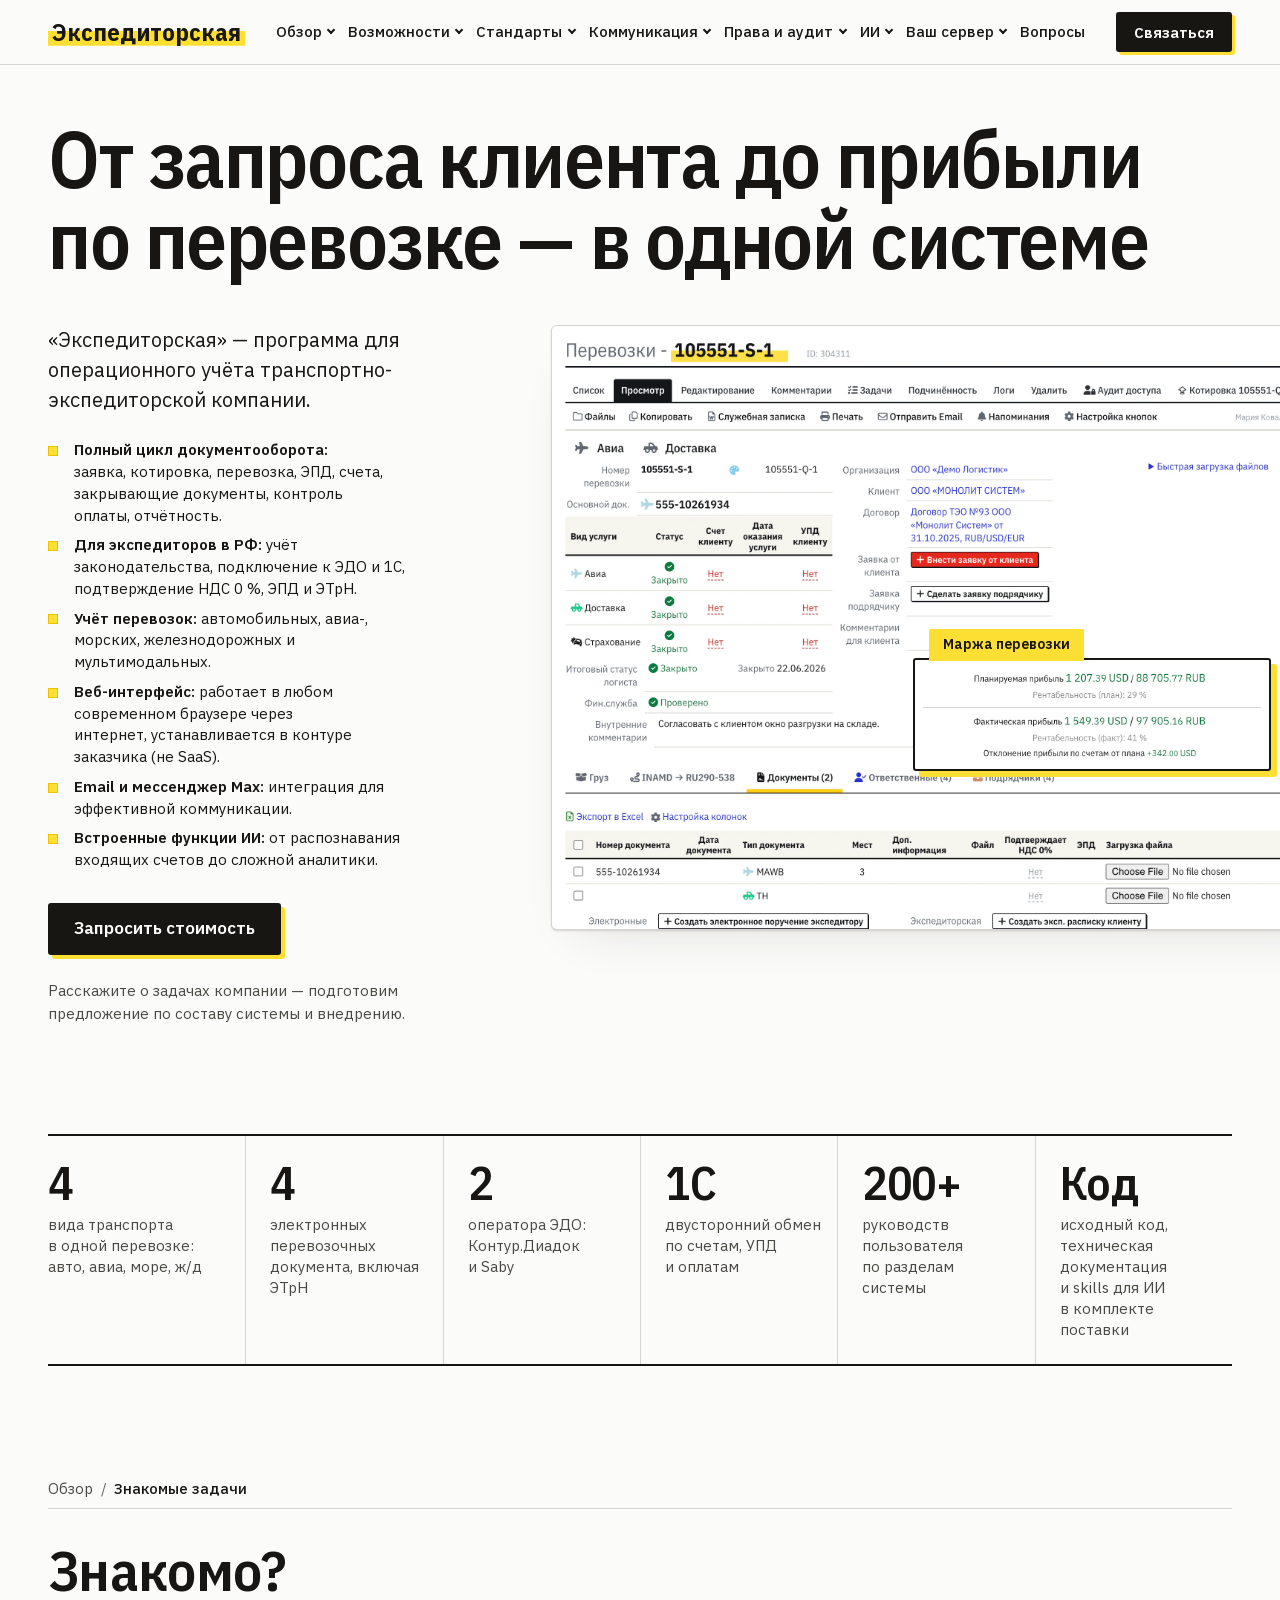
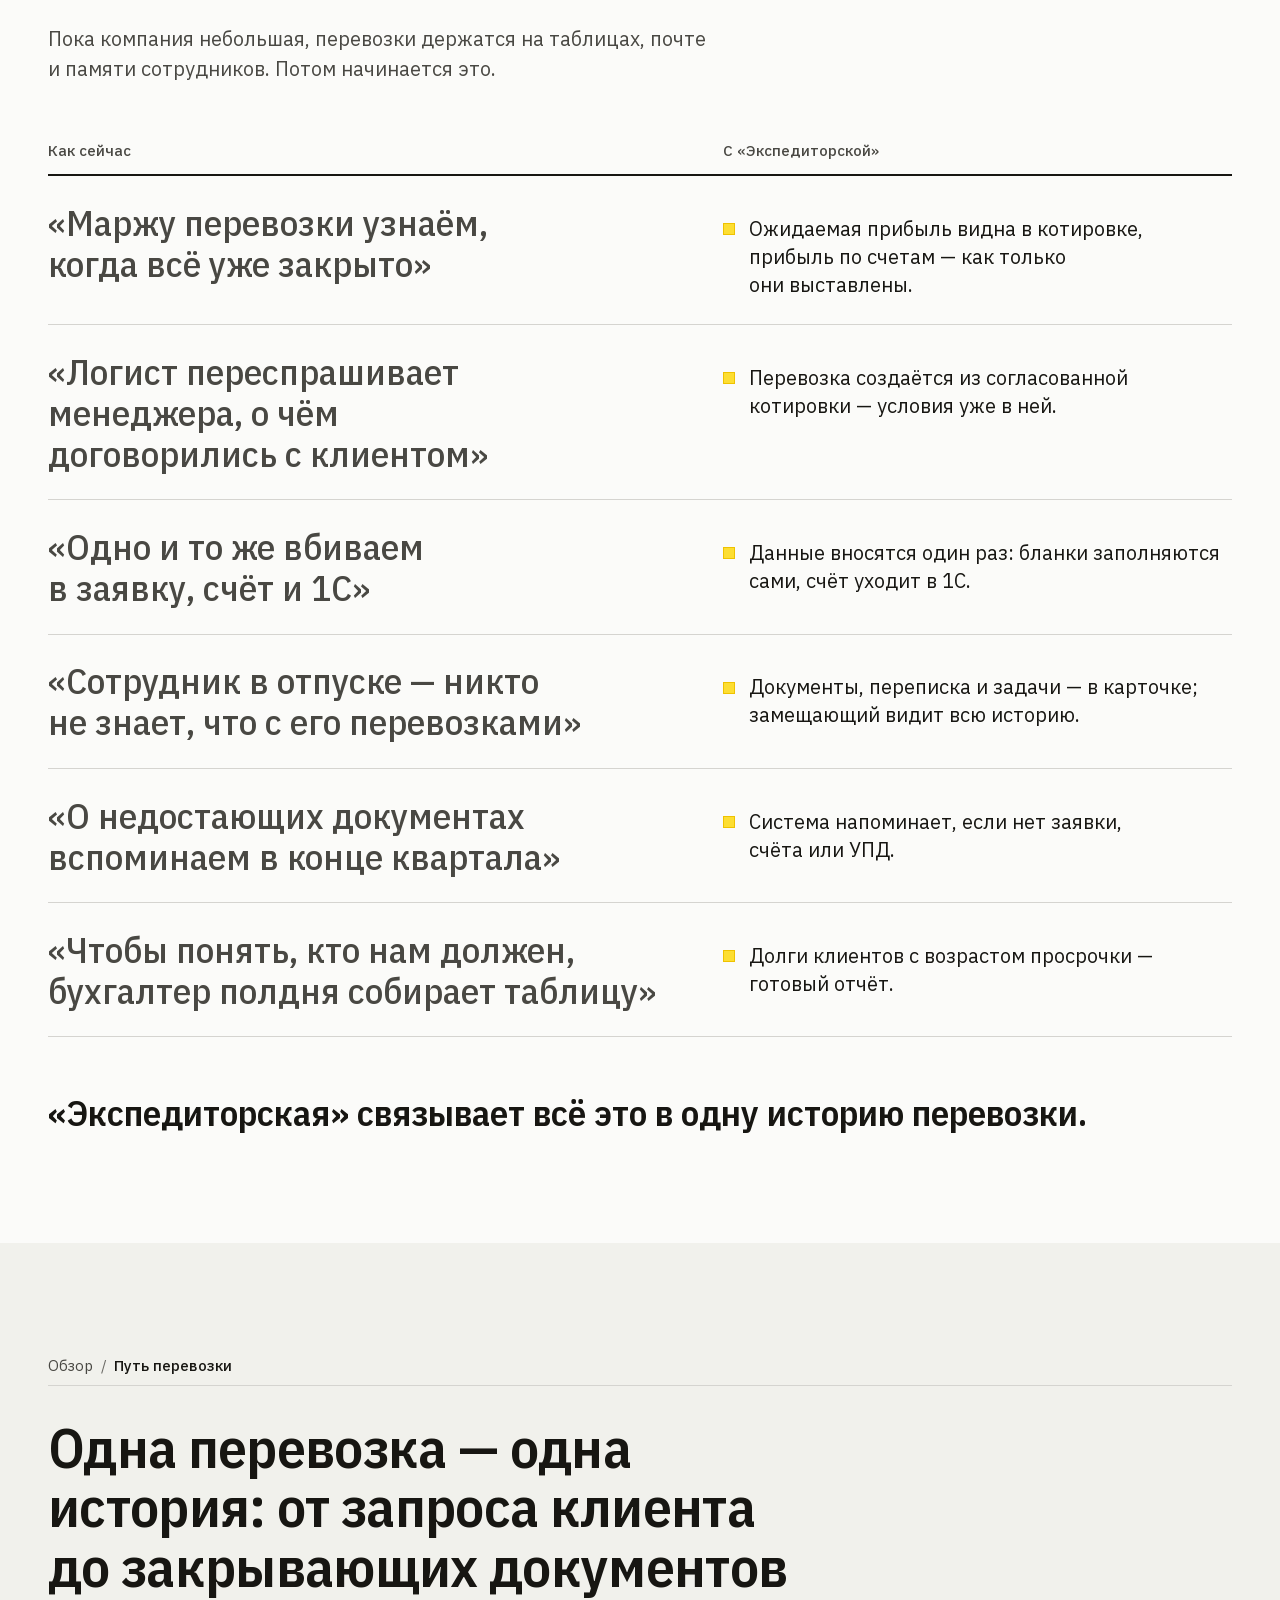
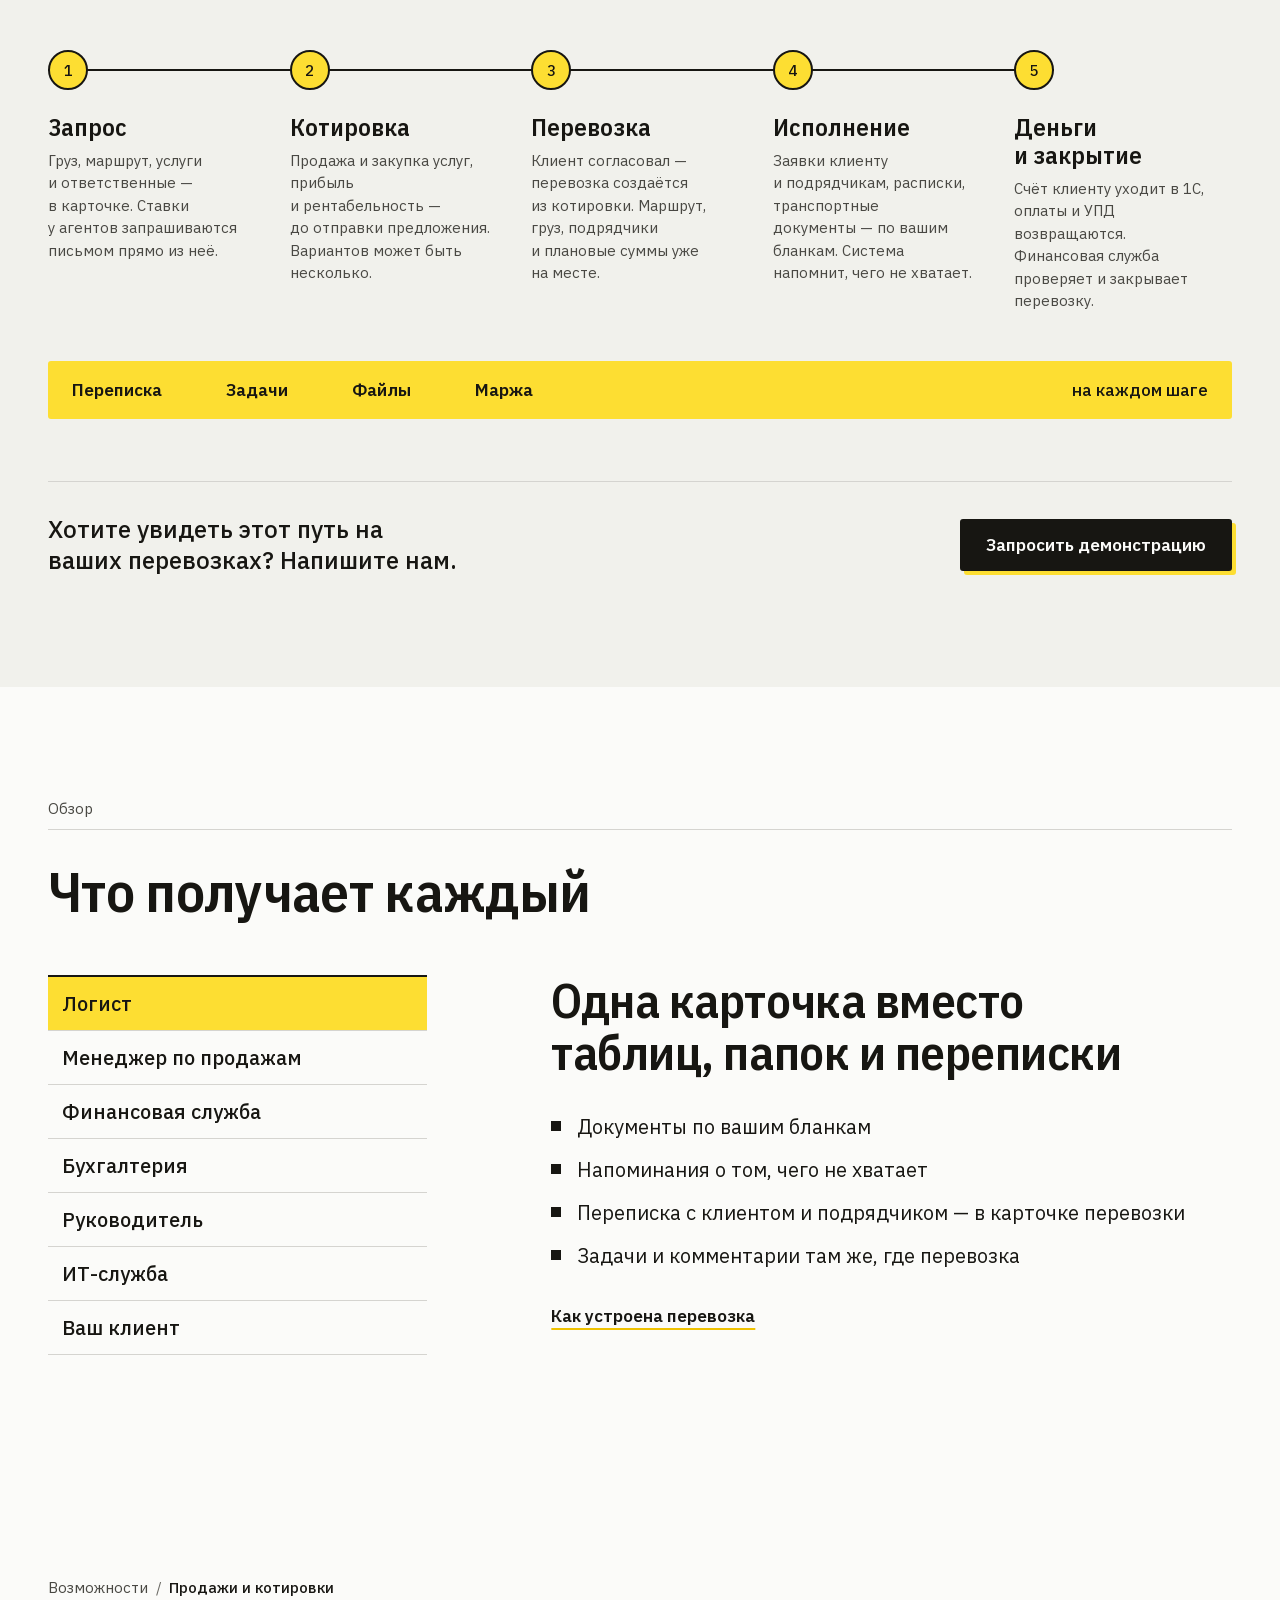
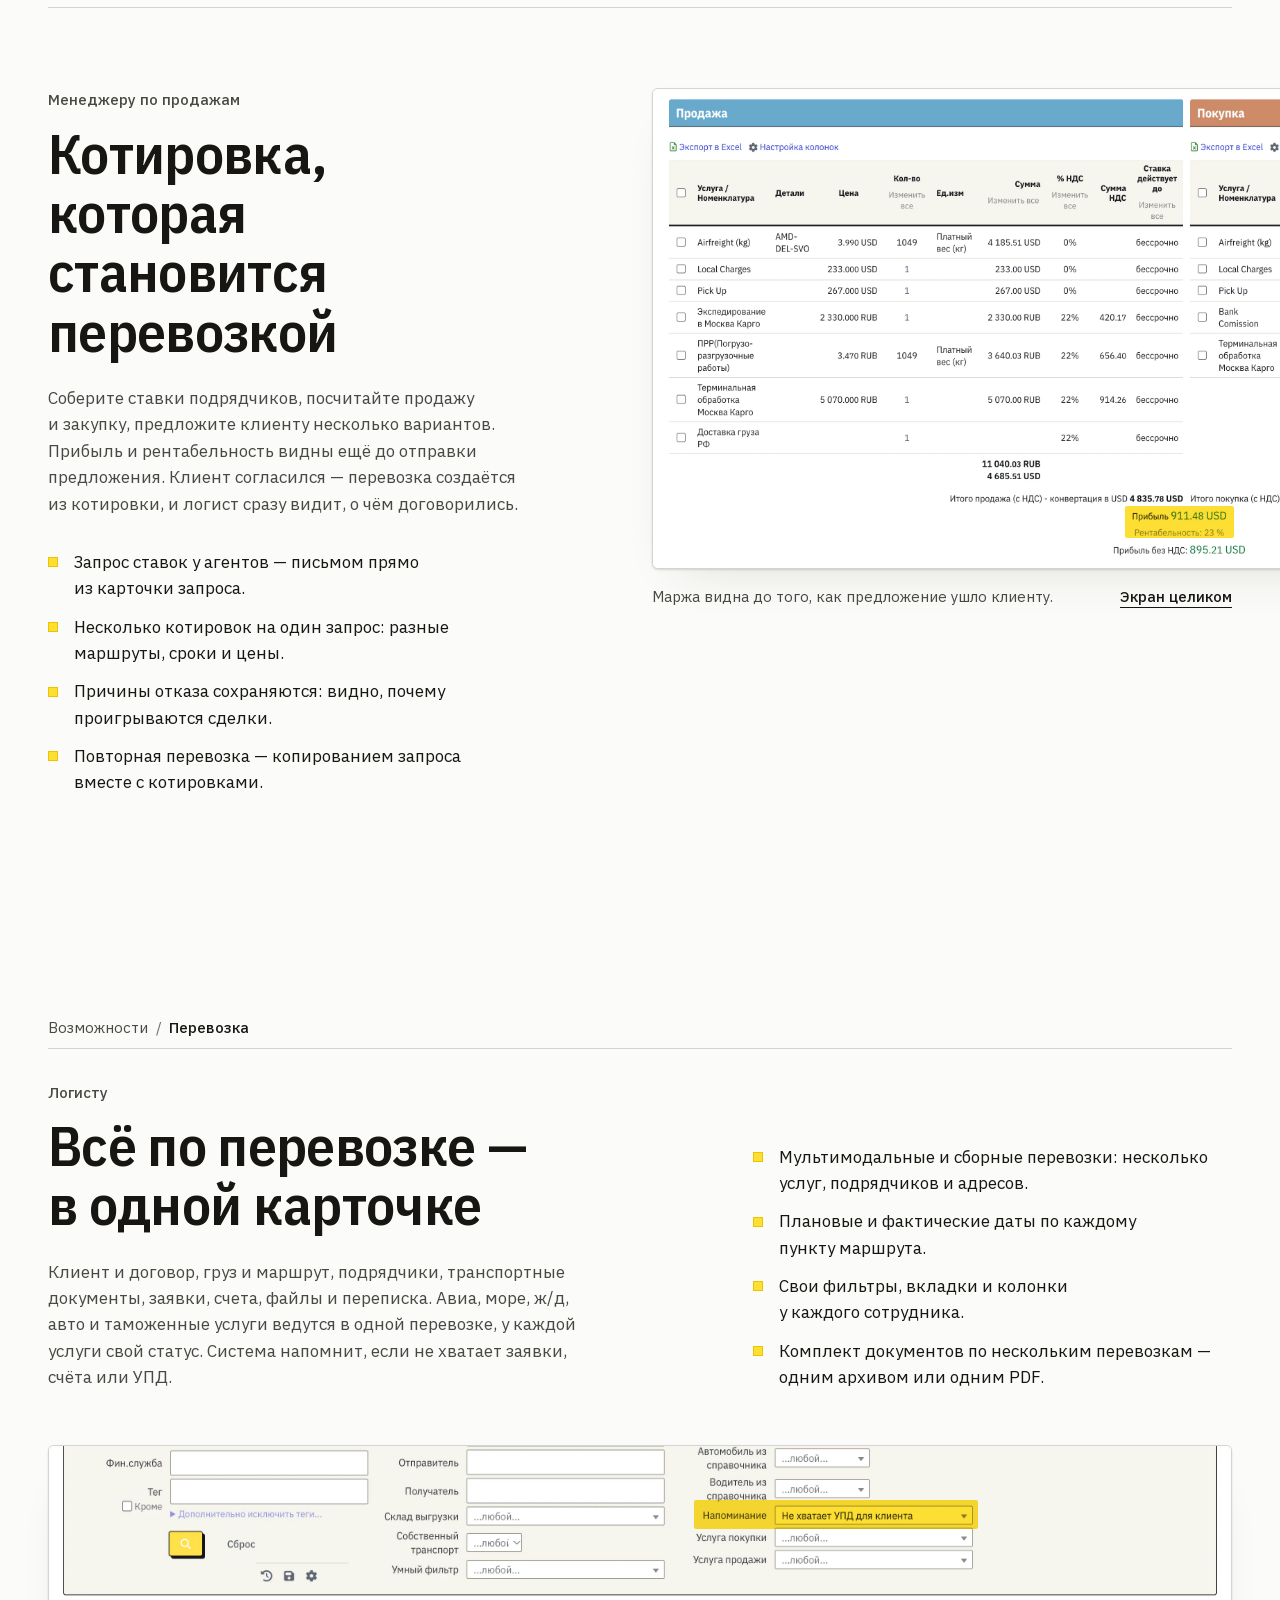
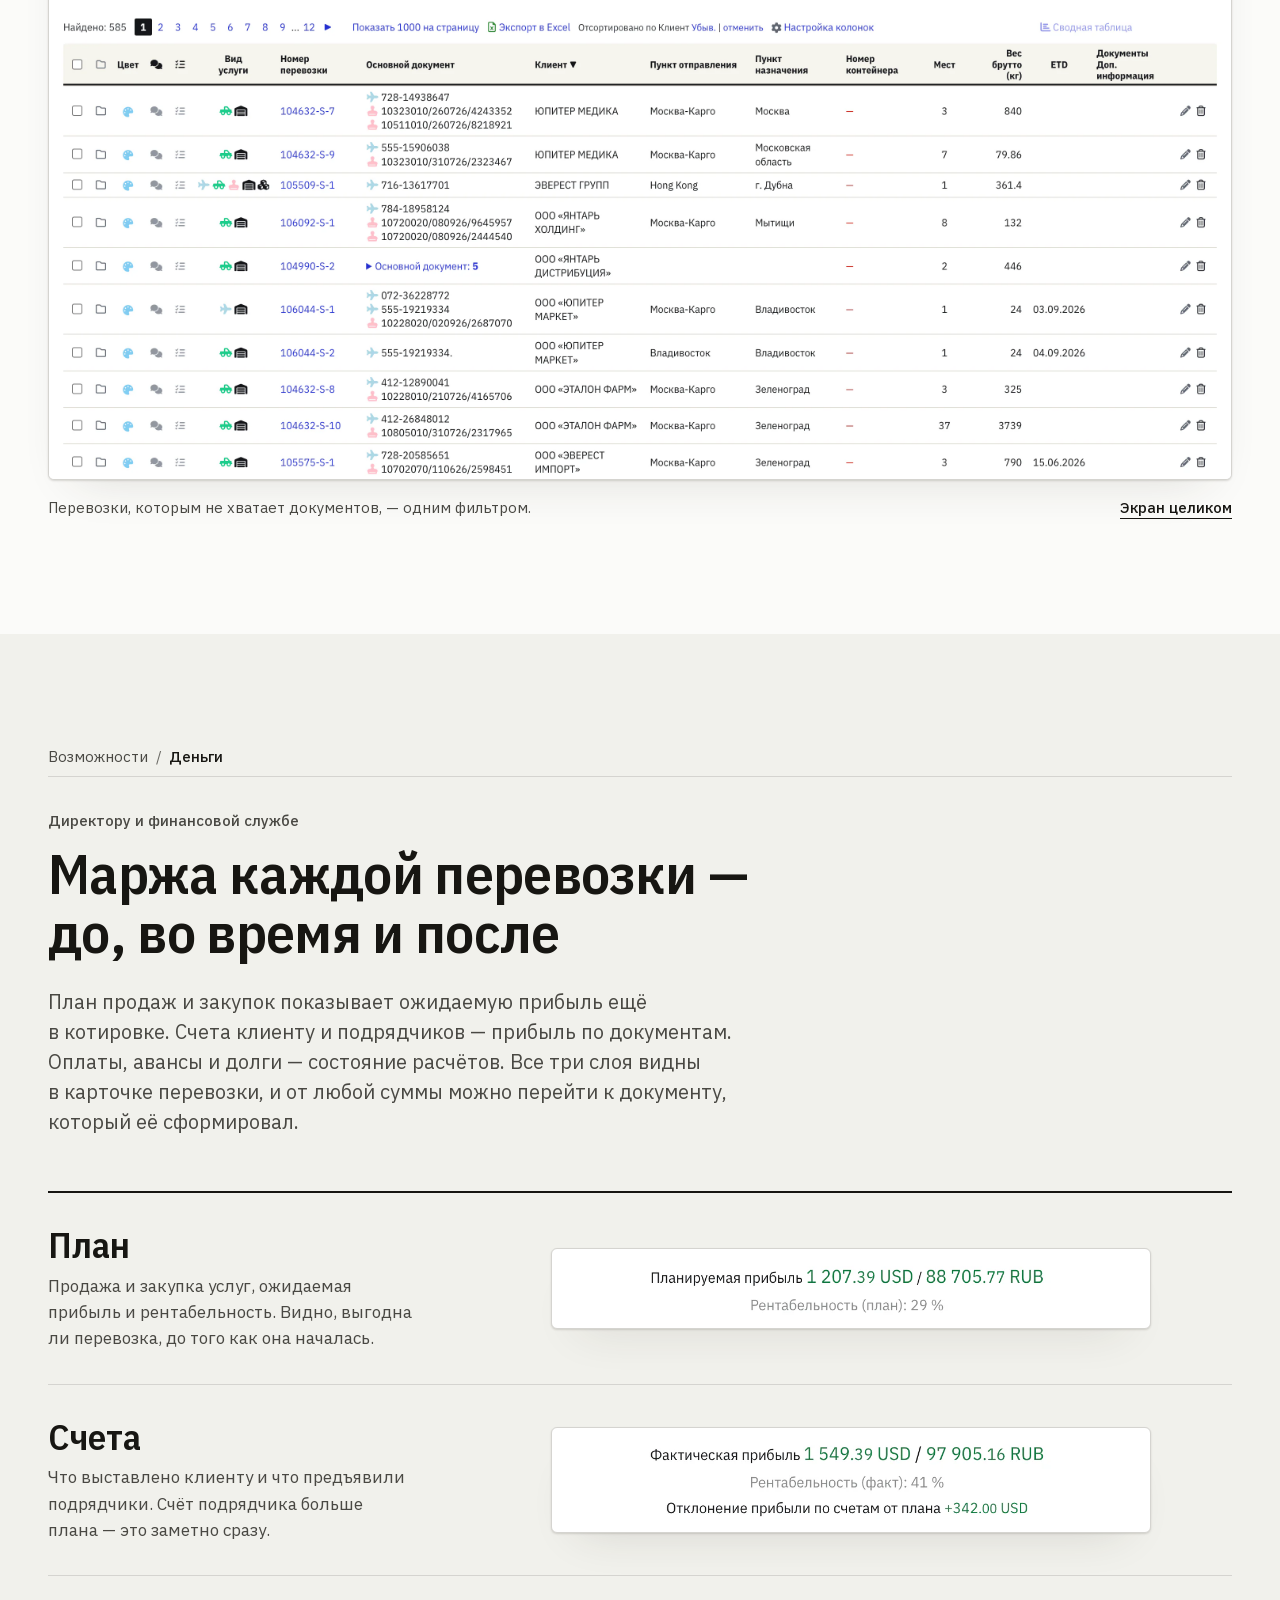
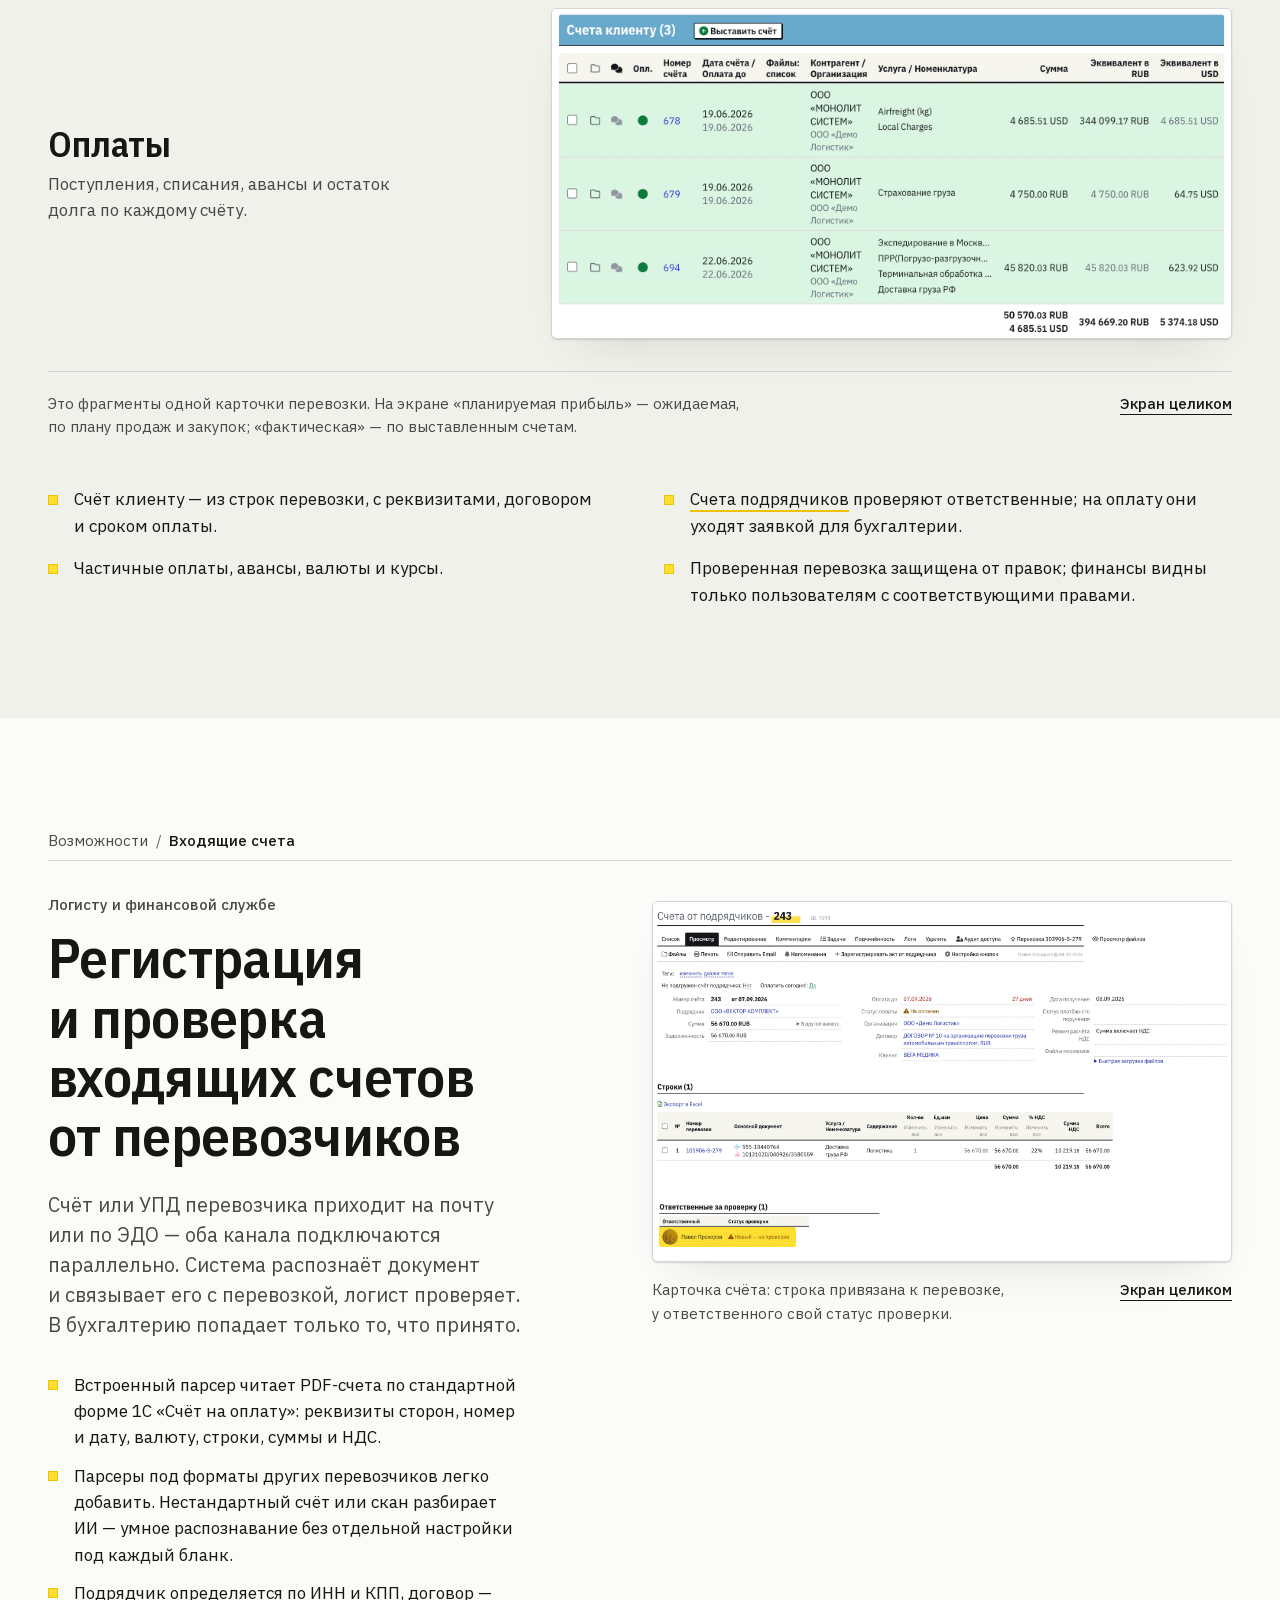
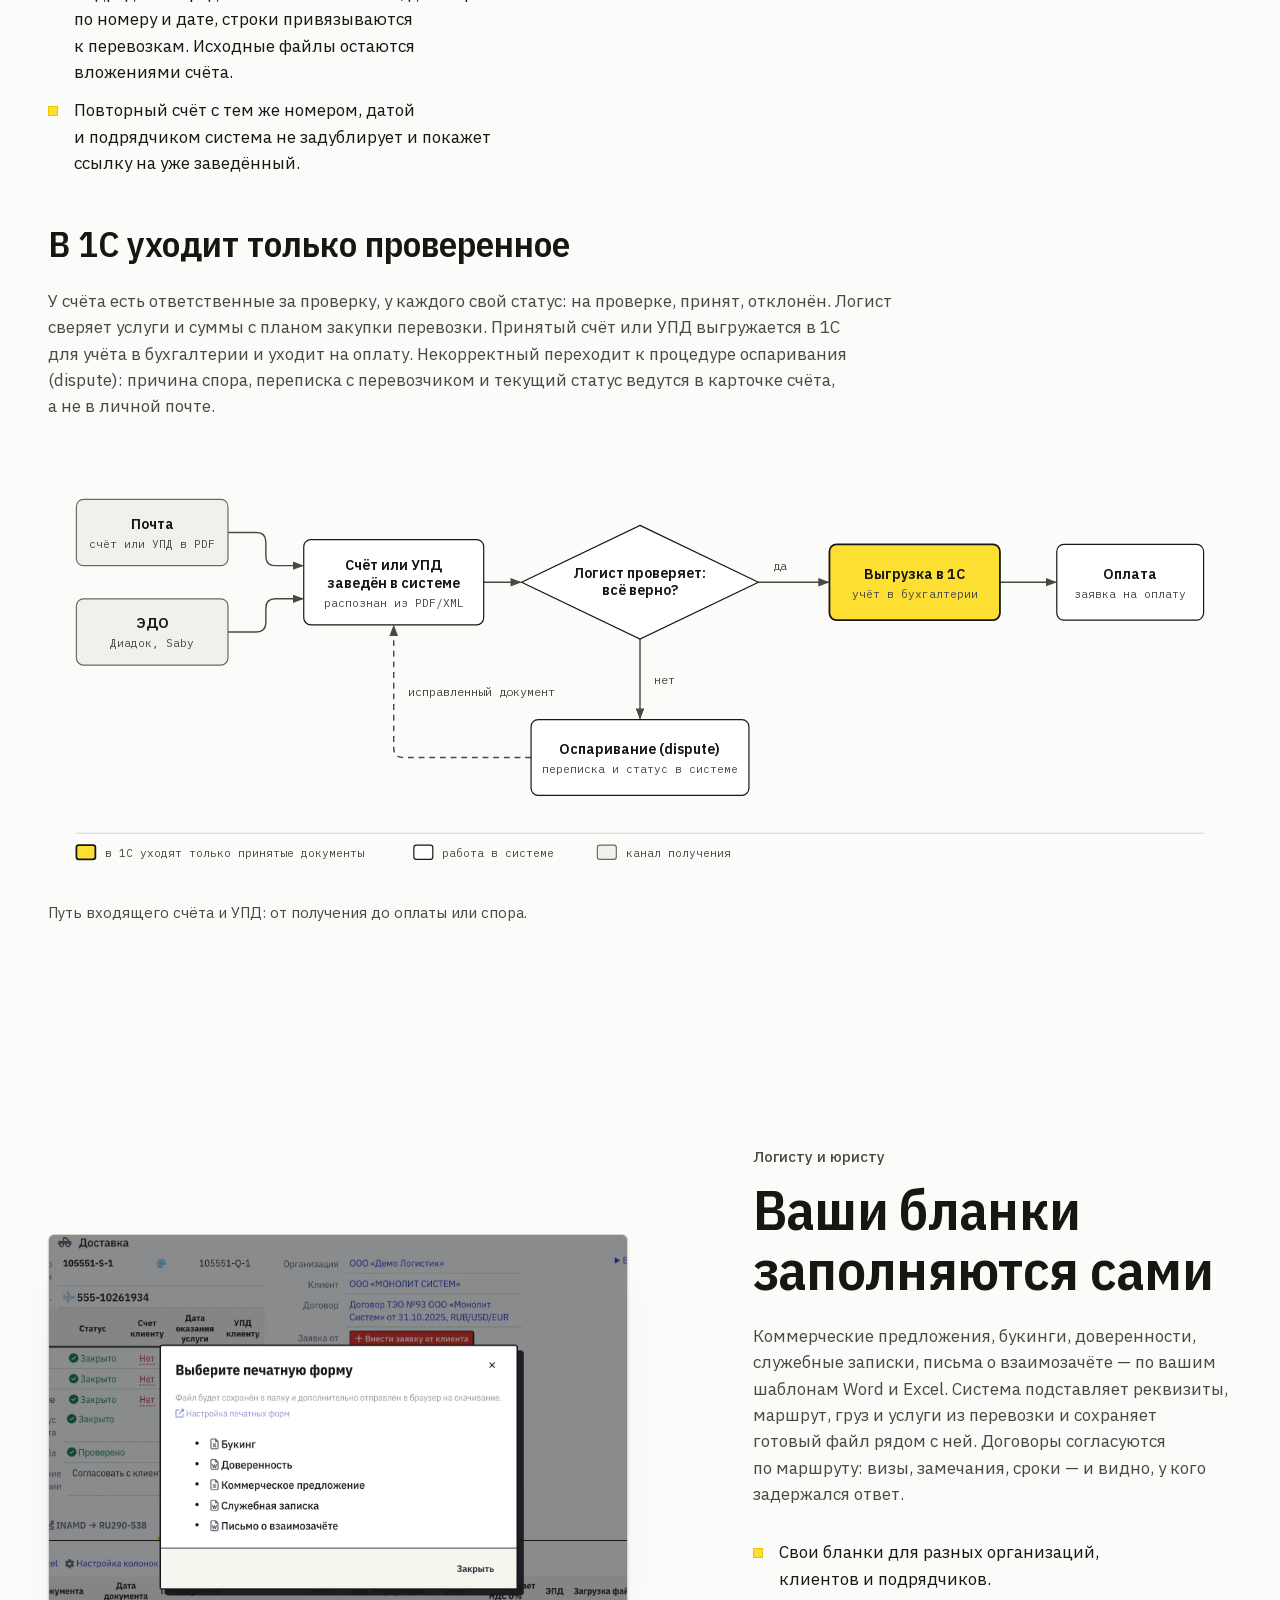
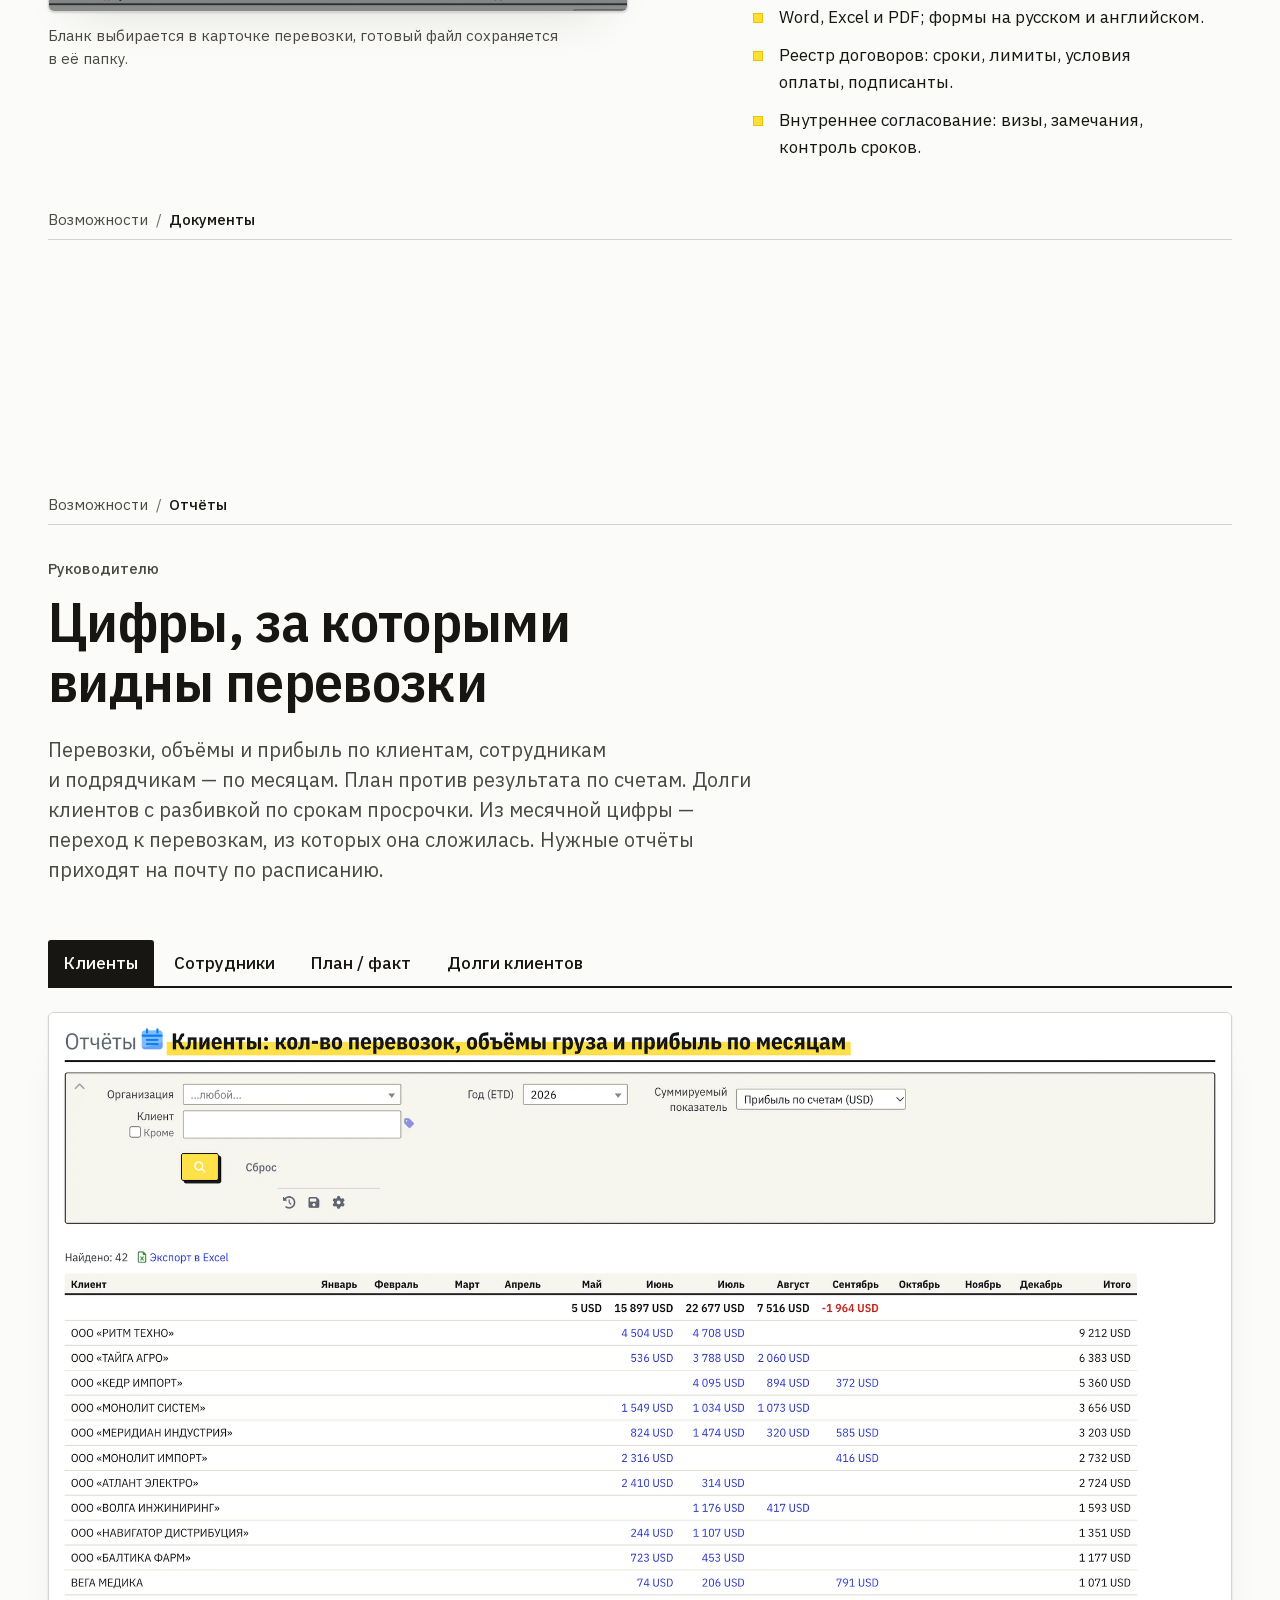
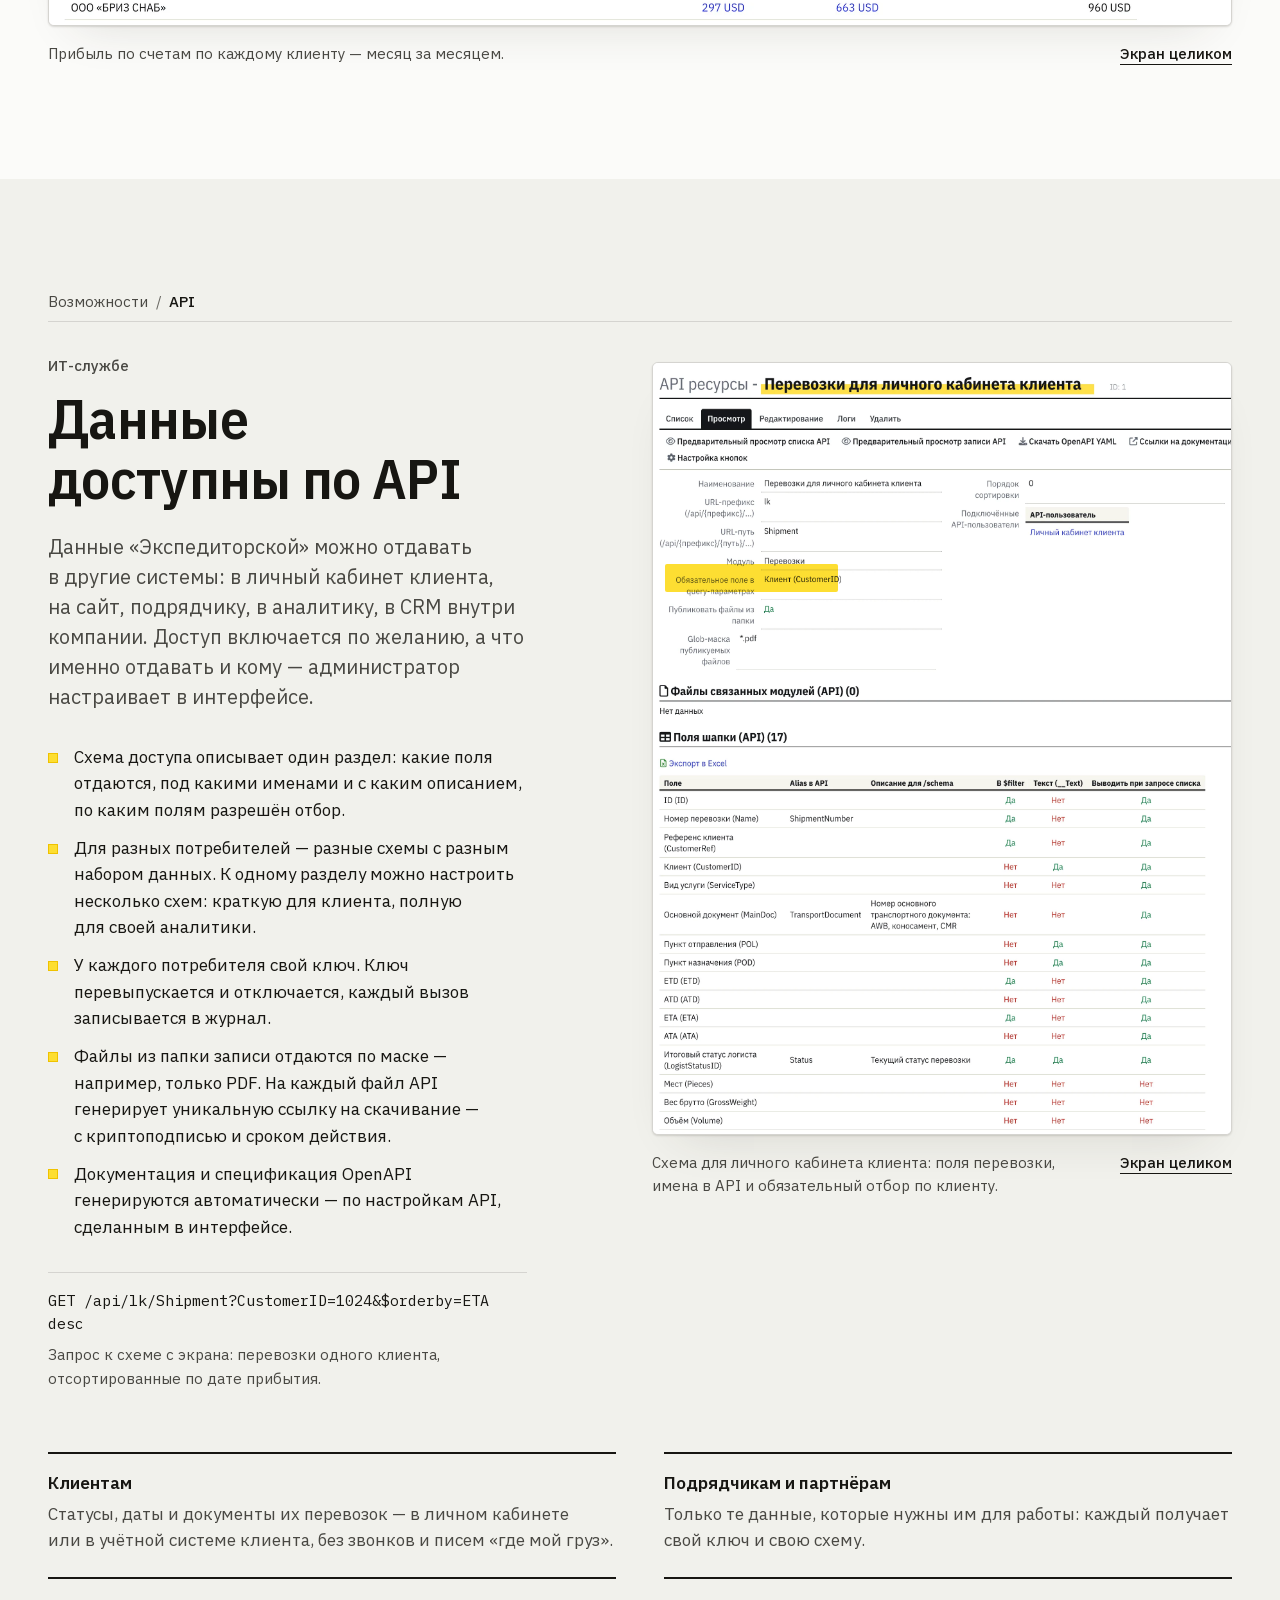
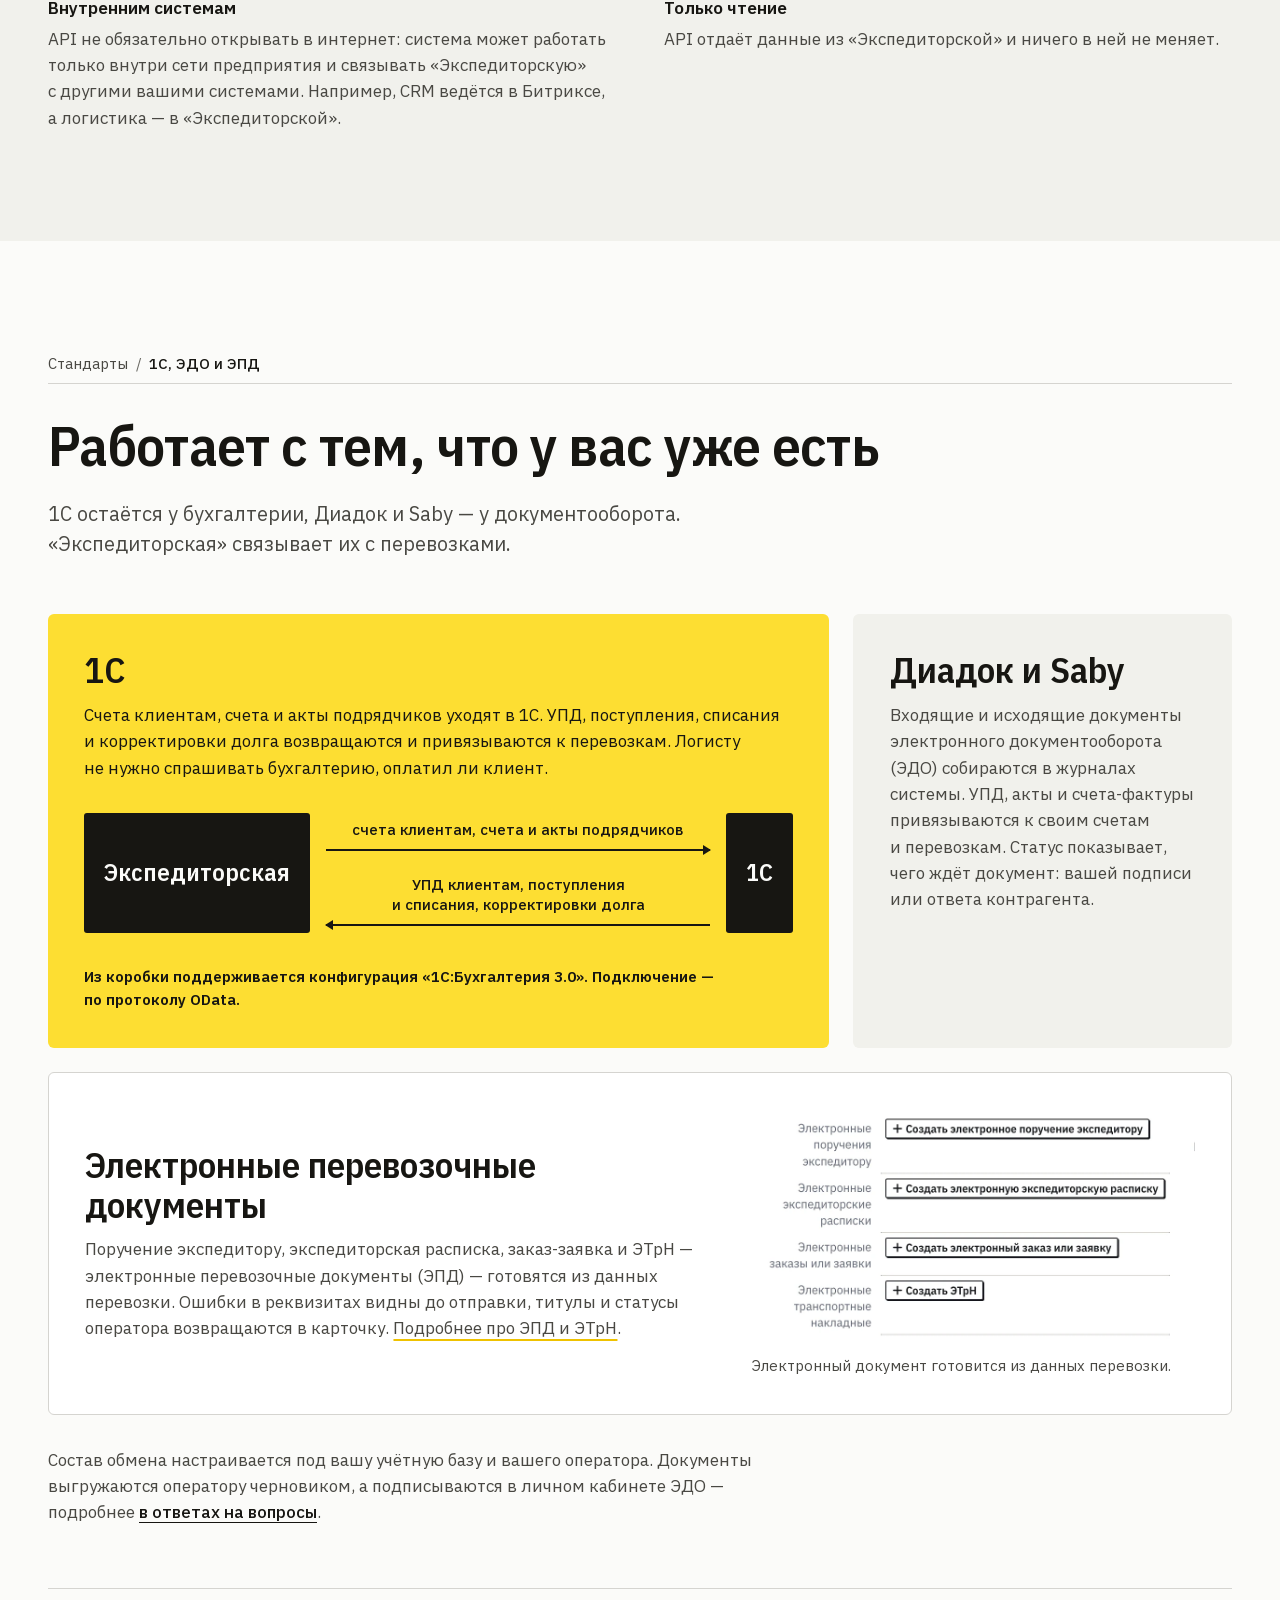
<file: public/index.html>
<!doctype html>
<html lang="ru">
<head>
  <meta charset="utf-8">
  <meta name="viewport" content="width=device-width, initial-scale=1">
  <title>Экспедиторская — система управления транспортно-экспедиторской компанией</title>
  <meta name="description" content="Котировки, перевозки, подрядчики, документы и финансы экспедитора в одной системе. Маржа по каждой перевозке, обмен с 1С, Диадок и Saby, ЭТрН. Установка на ваш сервер, исходный код передаётся.">
  <meta name="color-scheme" content="light">
  <meta name="theme-color" content="#fbfbf9">
  <meta property="og:type" content="website">
  <meta property="og:locale" content="ru_RU">
  <meta property="og:title" content="Экспедиторская — система управления транспортно-экспедиторской компанией">
  <meta property="og:description" content="От запроса клиента до прибыли по перевозке — в одной системе. На вашем сервере, с вашей 1С и операторами ЭДО; исходный код остаётся у вас.">
  <meta property="og:image" content="assets/img/og.jpg">
  <script>document.documentElement.classList.add("js")</script>
  <link rel="icon" href="assets/img/favicon.svg" type="image/svg+xml">
  <link rel="preload" href="assets/fonts/plex-sans-cyrillic.woff2" as="font" type="font/woff2" crossorigin>
  <link rel="preload" href="assets/fonts/plex-sans-latin.woff2" as="font" type="font/woff2" crossorigin>
  <link rel="preload" href="assets/img/hero-card.webp" as="image" type="image/webp" fetchpriority="high">
  <link rel="stylesheet" href="assets/css/tokens.css">
  <link rel="stylesheet" href="assets/css/styles.css">
  <noscript><style>.tabs__panel[hidden], .roles__panel[hidden] { display: block; margin-top: 2rem; }</style></noscript>
  <!-- Yandex.Metrika counter -->
  <script type="text/javascript">
    (function(m,e,t,r,i,k,a){
        m[i]=m[i]||function(){(m[i].a=m[i].a||[]).push(arguments)};
        m[i].l=1*new Date();
        for (var j = 0; j < document.scripts.length; j++) {if (document.scripts[j].src === r) { return; }}
        k=e.createElement(t),a=e.getElementsByTagName(t)[0],k.async=1,k.src=r,a.parentNode.insertBefore(k,a)
    })(window, document,'script','https://mc.yandex.ru/metrika/tag.js?id=113421529', 'ym');

    ym(113421529, 'init', {ssr:true, clickmap:true, referrer: document.referrer, url: location.href, accurateTrackBounce:true, trackLinks:true});
  </script>
  <!-- /Yandex.Metrika counter -->
</head>
<body>
  <noscript><div><img src="https://mc.yandex.ru/watch/113421529" style="position:absolute; left:-9999px;" alt="" /></div></noscript>
  <a class="skip-link" href="#main">Перейти к содержанию</a>

  <header class="site-header" id="top">
    <div class="wrap site-header__row">
      <a class="wordmark" href="#top" aria-label="Экспедиторская — в начало страницы"><span class="wordmark__text">Экспедиторская</span></a>

      <nav class="site-nav" id="site-nav" aria-label="Разделы страницы">
        <details class="nav-group" name="site-nav">
          <summary class="site-nav__link">Обзор</summary>
          <ul class="nav-group__menu">
            <li><a class="nav-group__link" href="#pains">Знакомые задачи</a></li>
            <li><a class="nav-group__link" href="#how">Путь перевозки</a></li>
            <li><a class="nav-group__link" href="#roles">Что получает каждый</a></li>
          </ul>
        </details>
        <details class="nav-group" name="site-nav">
          <summary class="site-nav__link">Возможности</summary>
          <ul class="nav-group__menu">
            <li><a class="nav-group__link" href="#sales">Продажи и котировки</a></li>
            <li><a class="nav-group__link" href="#shipment">Перевозка</a></li>
            <li><a class="nav-group__link" href="#money">Деньги</a></li>
            <li><a class="nav-group__link" href="#vinvoice">Входящие счета</a></li>
            <li><a class="nav-group__link" href="#documents">Документы</a></li>
            <li><a class="nav-group__link" href="#control">Отчёты</a></li>
            <li><a class="nav-group__link" href="#api">API</a></li>
          </ul>
        </details>
        <details class="nav-group" name="site-nav">
          <summary class="site-nav__link">Стандарты</summary>
          <ul class="nav-group__menu">
            <li><a class="nav-group__link" href="#integrations">1С, ЭДО и ЭПД</a></li>
            <li><a class="nav-group__link" href="#vat">НДС 0 %</a></li>
            <li><a class="nav-group__link" href="#epd">ЭПД и ЭТрН</a></li>
            <li><a class="nav-group__link" href="#gost">ГОСТ Р 72552–2026</a></li>
          </ul>
        </details>
        <details class="nav-group" name="site-nav">
          <summary class="site-nav__link">Коммуникация</summary>
          <ul class="nav-group__menu">
            <li><a class="nav-group__link" href="#team">Работа команды</a></li>
            <li><a class="nav-group__link" href="#comments">Комментарии</a></li>
            <li><a class="nav-group__link" href="#mail">Переписка с клиентами</a></li>
            <li><a class="nav-group__link" href="#tasks">Задачи</a></li>
            <li><a class="nav-group__link" href="#workspace">Рабочее место</a></li>
          </ul>
        </details>
        <details class="nav-group" name="site-nav">
          <summary class="site-nav__link">Права и аудит</summary>
          <ul class="nav-group__menu">
            <li><a class="nav-group__link" href="#access">Права доступа</a></li>
            <li><a class="nav-group__link" href="#changelog">Журнал изменений</a></li>
            <li><a class="nav-group__link" href="#activity">Аналитика действий</a></li>
          </ul>
        </details>
        <details class="nav-group" name="site-nav">
          <summary class="site-nav__link">ИИ</summary>
          <ul class="nav-group__menu">
            <li><a class="nav-group__link" href="#ai">ИИ-помощник и MCP</a></li>
            <li><a class="nav-group__link" href="#vibe">Экспедиторский Вайб</a></li>
          </ul>
        </details>
        <details class="nav-group" name="site-nav">
          <summary class="site-nav__link">Ваш сервер</summary>
          <ul class="nav-group__menu">
            <li><a class="nav-group__link" href="#ownership">Независимость от разработчика</a></li>
            <li><a class="nav-group__link" href="#extensions">Расширения</a></li>
            <li><a class="nav-group__link" href="#start">Как мы начнём</a></li>
          </ul>
        </details>
        <a class="site-nav__link" href="#faq">Вопросы</a>
      </nav>

      <a class="btn btn--primary btn--compact site-header__cta" href="#request">Связаться</a>
      <button class="menu-toggle" type="button" aria-expanded="false" aria-controls="site-nav">
        <span class="menu-toggle__bars" aria-hidden="true"></span>
        <span class="visually-hidden">Меню</span>
      </button>
    </div>
  </header>

  <main id="main">

    <!-- 01. Первый экран -->
    <section class="hero" aria-labelledby="hero-title">
      <div class="wrap hero__grid">
        <h1 class="hero__title" id="hero-title">От запроса клиента до прибыли по перевозке — в одной системе</h1>

        <div class="hero__copy">
          <p class="hero__lead">«Экспедиторская» — программа для операционного учёта транспортно-экспедиторской компании.</p>
          <ul class="ticks hero__points">
            <li><b>Полный цикл документооборота:</b> заявка, котировка, перевозка, ЭПД, счета, закрывающие документы, контроль оплаты, отчётность.</li>
            <li><b>Для экспедиторов в РФ:</b> учёт законодательства, подключение к ЭДО и 1С, подтверждение НДС 0 %, ЭПД и ЭТрН.</li>
            <li><b>Учёт перевозок:</b> автомобильных, авиа-, морских, железнодорожных и мультимодальных.</li>
            <li><b>Веб-интерфейс:</b> работает в любом современном браузере через интернет, устанавливается в контуре заказчика (не SaaS).</li>
            <li><b>Email и мессенджер Max:</b> интеграция для эффективной коммуникации.</li>
            <li><b>Встроенные функции ИИ:</b> от распознавания входящих счетов до сложной аналитики.</li>
          </ul>
          <div class="hero__actions">
            <a class="btn btn--primary" href="#request">Запросить стоимость</a>
          </div>
          <p class="hero__note">Расскажите о задачах компании — подготовим предложение по составу системы и внедрению.</p>
        </div>

        <figure class="hero__figure">
          <div class="hero__sheet">
            <img class="hero__img" src="assets/img/hero-card.webp" width="2184" height="1624" alt="Экран системы: карточка перевозки 105551-S-1. Услуги «Авиа», «Доставка» и «Страхование» со статусом «Закрыто», клиент и договор, вкладки груза, маршрута, документов, ответственных и подрядчиков." fetchpriority="high" decoding="async">
            <span class="flag flag--1" aria-hidden="true">Маршрут и статусы</span>
            <span class="flag flag--2" aria-hidden="true">Документы и заявки</span>
            <div class="hero__inset">
              <img src="assets/img/fin-plan.webp" width="1000" height="124" alt="Фрагмент той же карточки: планируемая прибыль 1 207,39 USD, рентабельность по плану 29 %." decoding="async">
              <img src="assets/img/fin-fact.webp" width="1000" height="168" alt="Фактическая прибыль 1 549,39 USD, рентабельность по счетам 41 %, отклонение от плана +342 USD." decoding="async">
              <span class="flag flag--3" aria-hidden="true">Маржа перевозки</span>
            </div>
          </div>
          <figcaption class="hero__legend">
            <span>Маршрут и статусы</span>
            <span>Документы и заявки</span>
            <span>Маржа перевозки</span>
          </figcaption>
        </figure>
      </div>
    </section>

    <!-- 02. Полоса фактов -->
    <section class="facts" aria-label="Факты о системе">
      <div class="wrap">
        <ul class="facts__list">
          <li class="facts__item"><strong class="facts__figure">4</strong><span class="facts__text">вида транспорта в одной перевозке: авто, авиа, море, ж/д</span></li>
          <li class="facts__item"><strong class="facts__figure">4</strong><span class="facts__text">электронных перевозочных документа, включая ЭТрН</span></li>
          <li class="facts__item"><strong class="facts__figure">2</strong><span class="facts__text">оператора ЭДО: Контур.Диадок и Saby</span></li>
          <li class="facts__item"><strong class="facts__figure">1С</strong><span class="facts__text">двусторонний обмен по счетам, УПД и оплатам</span></li>
          <li class="facts__item"><strong class="facts__figure">200+</strong><span class="facts__text">руководств пользователя по разделам системы</span></li>
          <li class="facts__item"><strong class="facts__figure">Код</strong><span class="facts__text">исходный код, техническая документация и skills для ИИ в комплекте поставки</span></li>
        </ul>
      </div>
    </section>

    <!-- 03. Знакомо? -->
    <section class="section pains" id="pains" aria-labelledby="pains-title">
      <div class="wrap">
        <p class="runhead"><span class="runhead__group">Обзор</span><span class="runhead__item">Знакомые задачи</span></p>
        <header class="section__head">
          <h2 class="section__title" id="pains-title">Знакомо?</h2>
          <p class="section__lead">Пока компания небольшая, перевозки держатся на таблицах, почте и памяти сотрудников. Потом начинается это.</p>
        </header>

        <div class="pains__table" role="table" aria-label="Что меняется с системой">
          <div class="pains__cols" role="row">
            <span role="columnheader">Как сейчас</span>
            <span role="columnheader">С «Экспедиторской»</span>
          </div>
          <div class="pains__row" role="row">
            <p class="pains__quote" role="cell">«Маржу перевозки узнаём, когда всё уже закрыто»</p>
            <p class="pains__answer" role="cell">Ожидаемая прибыль видна в котировке, прибыль по счетам — как только они выставлены.</p>
          </div>
          <div class="pains__row" role="row">
            <p class="pains__quote" role="cell">«Логист переспрашивает менеджера, о чём договорились с клиентом»</p>
            <p class="pains__answer" role="cell">Перевозка создаётся из согласованной котировки — условия уже в ней.</p>
          </div>
          <div class="pains__row" role="row">
            <p class="pains__quote" role="cell">«Одно и то же вбиваем в заявку, счёт и 1С»</p>
            <p class="pains__answer" role="cell">Данные вносятся один раз: бланки заполняются сами, счёт уходит в 1С.</p>
          </div>
          <div class="pains__row" role="row">
            <p class="pains__quote" role="cell">«Сотрудник в отпуске — никто не знает, что с его перевозками»</p>
            <p class="pains__answer" role="cell">Документы, переписка и задачи — в карточке; замещающий видит всю историю.</p>
          </div>
          <div class="pains__row" role="row">
            <p class="pains__quote" role="cell">«О недостающих документах вспоминаем в конце квартала»</p>
            <p class="pains__answer" role="cell">Система напоминает, если нет заявки, счёта или УПД.</p>
          </div>
          <div class="pains__row" role="row">
            <p class="pains__quote" role="cell">«Чтобы понять, кто нам должен, бухгалтер полдня собирает таблицу»</p>
            <p class="pains__answer" role="cell">Долги клиентов с возрастом просрочки — готовый отчёт.</p>
          </div>
        </div>

        <p class="pains__bridge">«Экспедиторская» связывает всё это в одну историю перевозки.</p>
      </div>
    </section>

    <!-- 04. Как это работает -->
    <section class="section how" id="how" aria-labelledby="how-title">
      <div class="wrap">
        <p class="runhead"><span class="runhead__group">Обзор</span><span class="runhead__item">Путь перевозки</span></p>
        <header class="section__head">
          <h2 class="section__title" id="how-title">Одна перевозка — одна история: от запроса клиента до закрывающих документов</h2>
        </header>

        <ol class="route" data-route>
          <li class="route__stop">
            <span class="route__num" aria-hidden="true">1</span>
            <h3 class="route__name">Запрос</h3>
            <p class="route__text">Груз, маршрут, услуги и ответственные — в карточке. Ставки у агентов запрашиваются письмом прямо из неё.</p>
          </li>
          <li class="route__stop">
            <span class="route__num" aria-hidden="true">2</span>
            <h3 class="route__name">Котировка</h3>
            <p class="route__text">Продажа и закупка услуг, прибыль и рентабельность — до отправки предложения. Вариантов может быть несколько.</p>
          </li>
          <li class="route__stop">
            <span class="route__num" aria-hidden="true">3</span>
            <h3 class="route__name">Перевозка</h3>
            <p class="route__text">Клиент согласовал — перевозка создаётся из котировки. Маршрут, груз, подрядчики и плановые суммы уже на месте.</p>
          </li>
          <li class="route__stop">
            <span class="route__num" aria-hidden="true">4</span>
            <h3 class="route__name">Исполнение</h3>
            <p class="route__text">Заявки клиенту и подрядчикам, расписки, транспортные документы — по вашим бланкам. Система напомнит, чего не хватает.</p>
          </li>
          <li class="route__stop">
            <span class="route__num" aria-hidden="true">5</span>
            <h3 class="route__name">Деньги и закрытие</h3>
            <p class="route__text">Счёт клиенту уходит в 1С, оплаты и УПД возвращаются. Финансовая служба проверяет и закрывает перевозку.</p>
          </li>
        </ol>

        <div class="route-base">
          <ul class="route-base__list">
            <li>Переписка</li>
            <li>Задачи</li>
            <li>Файлы</li>
            <li>Маржа</li>
          </ul>
          <p class="route-base__note">на каждом шаге</p>
        </div>

        <div class="cta-row">
          <p class="cta-row__text">Хотите увидеть этот путь на ваших перевозках? Напишите нам.</p>
          <a class="btn btn--primary" href="#request">Запросить демонстрацию</a>
        </div>
      </div>
    </section>

    <!-- 04а. Что получает каждый -->
    <section class="section roles" id="roles" aria-labelledby="roles-title">
      <div class="wrap">
        <p class="runhead"><span class="runhead__group">Обзор</span></p>
        <h2 class="section__title" id="roles-title">Что получает каждый</h2>

        <div class="roles__grid" data-tabs data-tabs-vertical>
          <div class="roles__list" role="tablist" aria-label="Кому что даёт система" aria-orientation="vertical">
            <button class="roles__tab" role="tab" type="button" id="role-tab-1" aria-controls="role-panel-1" aria-selected="true">Логист</button>
            <button class="roles__tab" role="tab" type="button" id="role-tab-2" aria-controls="role-panel-2" aria-selected="false" tabindex="-1">Менеджер по продажам</button>
            <button class="roles__tab" role="tab" type="button" id="role-tab-3" aria-controls="role-panel-3" aria-selected="false" tabindex="-1">Финансовая служба</button>
            <button class="roles__tab" role="tab" type="button" id="role-tab-4" aria-controls="role-panel-4" aria-selected="false" tabindex="-1">Бухгалтерия</button>
            <button class="roles__tab" role="tab" type="button" id="role-tab-5" aria-controls="role-panel-5" aria-selected="false" tabindex="-1">Руководитель</button>
            <button class="roles__tab" role="tab" type="button" id="role-tab-6" aria-controls="role-panel-6" aria-selected="false" tabindex="-1">ИТ-служба</button>
            <button class="roles__tab" role="tab" type="button" id="role-tab-7" aria-controls="role-panel-7" aria-selected="false" tabindex="-1">Ваш клиент</button>
          </div>

          <div class="roles__panels">
            <div class="roles__panel" role="tabpanel" id="role-panel-1" aria-labelledby="role-tab-1">
              <p class="roles__phrase">Одна карточка вместо таблиц, папок и переписки</p>
              <ul class="roles__points">
                <li>Документы по вашим бланкам</li>
                <li>Напоминания о том, чего не хватает</li>
                <li>Переписка с клиентом и подрядчиком — в карточке перевозки</li>
                <li>Задачи и комментарии там же, где перевозка</li>
              </ul>
              <a class="link-more" href="#shipment">Как устроена перевозка</a>
            </div>
            <div class="roles__panel" role="tabpanel" id="role-panel-2" aria-labelledby="role-tab-2" hidden>
              <p class="roles__phrase">Котировка с маржой — до отправки клиенту</p>
              <ul class="roles__points">
                <li>Ставки подрядчиков в запросе</li>
                <li>Несколько вариантов предложения</li>
                <li>Перевозка из котировки</li>
                <li>Письма клиента — в запросе и котировке</li>
              </ul>
              <a class="link-more" href="#sales">Как устроены продажи</a>
            </div>
            <div class="roles__panel" role="tabpanel" id="role-panel-3" aria-labelledby="role-tab-3" hidden>
              <p class="roles__phrase">Долги, оплаты и маржа — по каждой перевозке и каждому счёту</p>
              <ul class="roles__points">
                <li>Плановая и фактическая прибыль перевозки — до закрытия месяца</li>
                <li>Долги клиентов и авансы по каждому счёту</li>
                <li>Счета подрядчиков проверены до оплаты, спорные — в оспаривании</li>
                <li>Заявки на оплату; оплаты приходят из 1С</li>
              </ul>
              <a class="link-more" href="#money">Как устроены деньги</a>
            </div>
            <div class="roles__panel" role="tabpanel" id="role-panel-4" aria-labelledby="role-tab-4" hidden>
              <p class="roles__phrase">В 1С приходят готовые и проверенные документы</p>
              <ul class="roles__points">
                <li>Счёт клиенту выставляет логист — в 1С он приходит готовым, по нему позже делаются закрывающие документы</li>
                <li>Счета и УПД подрядчиков проверяет логист или финансовая служба — в 1С попадают только одобренные и корректные</li>
                <li>Реестр подтверждающих документов для НДС 0 % собирается автоматически — готовый отчёт сразу в 1С</li>
              </ul>
              <a class="link-more" href="#integrations">Как устроен обмен с 1С</a>
            </div>
            <div class="roles__panel" role="tabpanel" id="role-panel-5" aria-labelledby="role-tab-5" hidden>
              <p class="roles__phrase">Маржа, загрузка команды и долги клиентов — без ручных сводок</p>
              <ul class="roles__points">
                <li>Отчёты по клиентам и сотрудникам, план / факт</li>
                <li>Отчёты по расписанию</li>
                <li>Задачи команды и просрочки</li>
                <li>ИИ-помощник отвечает по данным системы</li>
              </ul>
              <a class="link-more" href="#control">Какие есть отчёты</a>
            </div>
            <div class="roles__panel" role="tabpanel" id="role-panel-6" aria-labelledby="role-tab-6" hidden>
              <p class="roles__phrase">Ваш сервер, исходный код, открытый стек</p>
              <ul class="roles__points">
                <li>Без vendor lock-in: система не привязана к разработчику</li>
                <li>Права до отдельного разрешения и аудит доступа</li>
                <li>Двухфакторный вход</li>
                <li>API и MCP для ваших систем и ИИ</li>
                <li>Доработки в отдельном слое: «Экспедиторский Вайб»</li>
              </ul>
              <a class="link-more" href="#ownership">Как устроено размещение</a>
            </div>
            <div class="roles__panel" role="tabpanel" id="role-panel-7" aria-labelledby="role-tab-7" hidden>
              <p class="roles__phrase">Клиент знает, где его груз, — без звонков и писем</p>
              <ul class="roles__points">
                <li>Небольшим клиентам — отчёты Excel по расписанию на Email: текущий статус груза и данные слежения</li>
                <li>Крупным клиентам, которые переросли слежение в Excel, — <a href="#api">интеграция по API</a></li>
              </ul>
              <a class="link-more" href="#workspace">Как настроить рассылку по расписанию</a>
            </div>
          </div>
        </div>
      </div>
    </section>

    <!-- 05–09а. Возможности -->
    <div class="features" id="features">

      <!-- 05. Продажи -->
      <section class="section feature feature--split" id="sales" aria-labelledby="sales-title">
        <div class="wrap feature__grid">
          <p class="runhead"><span class="runhead__group">Возможности</span><span class="runhead__item">Продажи и котировки</span></p>
          <div class="feature__copy">
            <p class="for-role">Менеджеру по продажам</p>
            <h2 class="section__title" id="sales-title">Котировка, которая становится перевозкой</h2>
            <p class="feature__text">Соберите ставки подрядчиков, посчитайте продажу и закупку, предложите клиенту несколько вариантов. Прибыль и рентабельность видны ещё до отправки предложения. Клиент согласился — перевозка создаётся из котировки, и логист сразу видит, о чём договорились.</p>
            <ul class="ticks">
              <li>Запрос ставок у агентов — письмом прямо из карточки запроса.</li>
              <li>Несколько котировок на один запрос: разные маршруты, сроки и цены.</li>
              <li>Причины отказа сохраняются: видно, почему проигрываются сделки.</li>
              <li>Повторная перевозка — копированием запроса вместе с котировками.</li>
            </ul>
          </div>
          <figure class="shot shot--bleed" style="--m-w:46rem;--m-x:-19rem">
            <button class="shot__frame" type="button" data-lightbox="assets/img/quote-full.webp" data-lightbox-w="2400" data-lightbox-h="2163" data-lightbox-alt="Экран системы: котировка 105551-Q-1 целиком — маршрут Ахмадабад — Дели — Москва — Зеленоград, продажа и покупка услуг, прибыль и рентабельность.">
              <span class="shot__canvas"><img src="assets/img/quote.webp" width="2300" height="1380" loading="lazy" decoding="async" alt="Экран системы: котировка 105551-Q-1. Слева таблица продажи услуг, справа — покупки; под ними итог: прибыль 911,48 USD, рентабельность 23 %."><span class="hl" style="--x:59.2%;--y:87%;--w:13.6%;--h:6.6%" aria-hidden="true"></span></span>
            </button>
            <figcaption class="shot__caption">
              <span>Маржа видна до того, как предложение ушло клиенту.</span>
              <button class="shot__zoom" type="button" data-lightbox-trigger>Экран целиком</button>
            </figcaption>
          </figure>
        </div>
      </section>

      <!-- 06. Перевозка -->
      <section class="section feature feature--wide" id="shipment" aria-labelledby="shipment-title">
        <div class="wrap">
          <p class="runhead"><span class="runhead__group">Возможности</span><span class="runhead__item">Перевозка</span></p>
          <div class="feature__lede">
            <div class="feature__copy">
              <p class="for-role">Логисту</p>
              <h2 class="section__title" id="shipment-title">Всё по перевозке — в одной карточке</h2>
              <p class="feature__text">Клиент и договор, груз и маршрут, подрядчики, транспортные документы, заявки, счета, файлы и переписка. Авиа, море, ж/д, авто и таможенные услуги ведутся в одной перевозке, у каждой услуги свой статус. Система напомнит, если не хватает заявки, счёта или УПД.</p>
            </div>
            <ul class="ticks">
              <li>Мультимодальные и сборные перевозки: несколько услуг, подрядчиков и адресов.</li>
              <li>Плановые и фактические даты по каждому пункту маршрута.</li>
              <li>Свои фильтры, вкладки и колонки у каждого сотрудника.</li>
              <li>Комплект документов по нескольким перевозкам — одним архивом или одним PDF.</li>
            </ul>
          </div>
          <figure class="shot" style="--m-w:52rem;--m-x:-27rem">
            <button class="shot__frame" type="button" data-lightbox="assets/img/list-full.webp" data-lightbox-w="2400" data-lightbox-h="2735" data-lightbox-alt="Экран системы: список перевозок целиком — фильтры и таблица с видами услуг, номерами, клиентами и пунктами маршрута.">
              <span class="shot__canvas"><img src="assets/img/list.webp" width="2984" height="1600" loading="lazy" decoding="async" alt="Экран системы: список перевозок. В фильтре выбрано напоминание «Не хватает УПД для клиента», ниже — перевозки с видами услуг, номерами документов, клиентами и пунктами отправления и назначения."><span class="hl" style="--x:54.6%;--y:8.6%;--w:24%;--h:4.6%" aria-hidden="true"></span></span>
            </button>
            <figcaption class="shot__caption">
              <span>Перевозки, которым не хватает документов, — одним фильтром.</span>
              <button class="shot__zoom" type="button" data-lightbox-trigger>Экран целиком</button>
            </figcaption>
          </figure>
        </div>
      </section>

      <!-- 07. Деньги -->
      <section class="section feature money" id="money" aria-labelledby="money-title">
        <div class="wrap">
          <p class="runhead"><span class="runhead__group">Возможности</span><span class="runhead__item">Деньги</span></p>
          <header class="section__head">
            <p class="for-role">Директору и финансовой службе</p>
            <h2 class="section__title" id="money-title">Маржа каждой перевозки — до, во время и после</h2>
            <p class="section__lead">План продаж и закупок показывает ожидаемую прибыль ещё в котировке. Счета клиенту и подрядчиков — прибыль по документам. Оплаты, авансы и долги — состояние расчётов. Все три слоя видны в карточке перевозки, и от любой суммы можно перейти к документу, который её сформировал.</p>
          </header>

          <ol class="layers">
            <li class="layers__row">
              <div class="layers__copy">
                <h3 class="layers__name">План</h3>
                <p>Продажа и закупка услуг, ожидаемая прибыль и рентабельность. Видно, выгодна ли перевозка, до того как она началась.</p>
              </div>
              <div class="layers__proof">
                <img src="assets/img/fin-plan.webp" width="1000" height="124" loading="lazy" decoding="async" alt="Фрагмент карточки перевозки: планируемая прибыль 1 207,39 USD, рентабельность по плану 29 %.">
              </div>
            </li>
            <li class="layers__row">
              <div class="layers__copy">
                <h3 class="layers__name">Счета</h3>
                <p>Что выставлено клиенту и что предъявили подрядчики. Счёт подрядчика больше плана — это заметно сразу.</p>
              </div>
              <div class="layers__proof">
                <img src="assets/img/fin-fact.webp" width="1000" height="168" loading="lazy" decoding="async" alt="Фрагмент карточки перевозки: фактическая прибыль по счетам 1 549,39 USD, рентабельность 41 %, отклонение от плана +342 USD.">
              </div>
            </li>
            <li class="layers__row">
              <div class="layers__copy">
                <h3 class="layers__name">Оплаты</h3>
                <p>Поступления, списания, авансы и остаток долга по каждому счёту.</p>
              </div>
              <div class="layers__proof layers__proof--table">
                <img src="assets/img/fin-invoices.webp" width="1776" height="860" loading="lazy" decoding="async" alt="Фрагмент карточки перевозки: три счёта клиенту с отметкой об оплате, суммами в валюте счёта и эквивалентом в рублях и долларах.">
              </div>
            </li>
          </ol>

          <p class="money__caption">
            <span>Это фрагменты одной карточки перевозки. На экране «планируемая прибыль» — ожидаемая, по плану продаж и закупок; «фактическая» — по выставленным счетам.</span>
            <button class="shot__zoom" type="button" data-lightbox="assets/img/money-full.webp" data-lightbox-w="2400" data-lightbox-h="1947" data-lightbox-alt="Экран системы: деньги перевозки 105551-S-1 целиком — продажа и покупка, счета клиенту и подрядчиков, УПД и акты, планируемая и фактическая прибыль.">Экран целиком</button>
          </p>

          <ul class="ticks ticks--cols">
            <li>Счёт клиенту — из строк перевозки, с реквизитами, договором и сроком оплаты.</li>
            <li><a class="ticks__link" href="#vinvoice">Счета подрядчиков</a> проверяют ответственные; на оплату они уходят заявкой для бухгалтерии.</li>
            <li>Частичные оплаты, авансы, валюты и курсы.</li>
            <li>Проверенная перевозка защищена от правок; финансы видны только пользователям с соответствующими правами.</li>
          </ul>
        </div>
      </section>

      <!-- 07а. Входящие счета -->
      <section class="section vinvoice" id="vinvoice" aria-labelledby="vinvoice-title">
        <div class="wrap">
          <p class="runhead"><span class="runhead__group">Возможности</span><span class="runhead__item">Входящие счета</span></p>
          <div class="pair pair--wide-side">
            <div class="pair__main">
              <p class="for-role">Логисту и финансовой службе</p>
              <h2 class="section__title" id="vinvoice-title">Регистрация и проверка входящих счетов от перевозчиков</h2>
              <p class="section__lead">Счёт или УПД перевозчика приходит на почту или по ЭДО — оба канала подключаются параллельно. Система распознаёт документ и связывает его с перевозкой, логист проверяет. В бухгалтерию попадает только то, что принято.</p>
              <ul class="ticks">
                <li>Встроенный парсер читает PDF-счета по стандартной форме 1С «Счёт на оплату»: реквизиты сторон, номер и дату, валюту, строки, суммы и НДС.</li>
                <li>Парсеры под форматы других перевозчиков легко добавить. Нестандартный счёт или скан разбирает ИИ — умное распознавание без отдельной настройки под каждый бланк.</li>
                <li>Подрядчик определяется по ИНН и КПП, договор — по номеру и дате, строки привязываются к перевозкам. Исходные файлы остаются вложениями счёта.</li>
                <li>Повторный счёт с тем же номером, датой и подрядчиком система не задублирует и покажет ссылку на уже заведённый.</li>
              </ul>
            </div>

            <figure class="shot pair__side" style="--m-w:36rem;--m-x:0rem">
              <button class="shot__frame" type="button" data-lightbox="assets/img/vinvoice.webp" data-lightbox-w="2000" data-lightbox-h="1244" data-lightbox-alt="Экран системы: карточка счёта от подрядчика № 243 — подрядчик, сумма, задолженность, срок оплаты, договор, клиент; строка счёта привязана к перевозке 103906-S-279; блок «Ответственные за проверку» со статусом проверки.">
                <span class="shot__canvas"><img src="assets/img/vinvoice.webp" width="2000" height="1244" loading="lazy" decoding="async" alt="Экран системы: карточка счёта от подрядчика. Сумма 56 670 RUB, статус оплаты «Не оплачен», строка «Доставка груза РФ» привязана к перевозке 103906-S-279 с номером авианакладной и декларации. Внизу блок «Ответственные за проверку»: Павел Прохоров, статус «Новый — на проверке»."><span class="hl" style="--x:1%;--y:90.3%;--w:23.8%;--h:5.6%" aria-hidden="true"></span></span>
              </button>
              <figcaption class="shot__caption">
                <span>Карточка счёта: строка привязана к перевозке, у ответственного свой статус проверки.</span>
                <button class="shot__zoom" type="button" data-lightbox-trigger>Экран целиком</button>
              </figcaption>
            </figure>
          </div>

          <div class="feature__extra vinvoice__check">
            <h3 class="subhead">В 1С уходит только проверенное</h3>
            <p class="feature__text">У счёта есть ответственные за проверку, у каждого свой статус: на проверке, принят, отклонён. Логист сверяет услуги и суммы с планом закупки перевозки. Принятый счёт или УПД выгружается в 1С для учёта в бухгалтерии и уходит на оплату. Некорректный переходит к процедуре оспаривания (dispute): причина спора, переписка с перевозчиком и текущий статус ведутся в карточке счёта, а не в личной почте.</p>
            <figure class="diagram diagram--wide">
              <div class="diagram__scroll">
<!-- diagram:dg-invoices -->
<svg class="dg" viewBox="0 0 1000 366" xmlns="http://www.w3.org/2000/svg" role="img" aria-labelledby="dg-invoices-title dg-invoices-desc">
<title id="dg-invoices-title">Путь входящего счёта и УПД</title>
<desc id="dg-invoices-desc">Счёт или УПД перевозчика приходит по почте или через ЭДО — оба канала работают параллельно. Документ заводится в системе, логист проверяет его. Принятый документ выгружается в 1С и идёт на оплату. Некорректный переходит к оспариванию: переписка и статус ведутся в системе, исправленный документ возвращается на проверку.</desc>
<defs>
<marker id="dg-invoices-arrow" markerWidth="8" markerHeight="6" refX="7" refY="3" orient="auto"><polygon class="dg-head" points="0 0, 8 3, 0 6"/></marker>
</defs>
<path class="dg-arrow" d="M152,68 H176 Q184,68 184,76 V88 Q184,96 192,96 H215" marker-end="url(#dg-invoices-arrow)"/>
<path class="dg-arrow" d="M152,152 H176 Q184,152 184,144 V132 Q184,124 192,124 H215" marker-end="url(#dg-invoices-arrow)"/>
<path class="dg-arrow" d="M368,110 H399" marker-end="url(#dg-invoices-arrow)"/>
<path class="dg-arrow" d="M600,110 H659" marker-end="url(#dg-invoices-arrow)"/>
<path class="dg-arrow" d="M804,110 H851" marker-end="url(#dg-invoices-arrow)"/>
<path class="dg-arrow" d="M500,158 V225" marker-end="url(#dg-invoices-arrow)"/>
<path class="dg-arrow dg-arrow--dashed" d="M408,258 H300 Q292,258 292,250 V147" marker-end="url(#dg-invoices-arrow)"/>
<rect class="dg-mask" x="606" y="89" width="24" height="15" rx="2"/><text class="dg-label" x="612" y="100" text-anchor="start">да</text>
<rect class="dg-mask" x="506" y="185" width="31" height="15" rx="2"/><text class="dg-label" x="512" y="196" text-anchor="start">нет</text>
<rect class="dg-mask" x="298" y="195" width="142" height="15" rx="2"/><text class="dg-label" x="304" y="206" text-anchor="start">исправленный документ</text>
<rect class="dg-mask" x="24" y="40" width="128" height="56" rx="6"/>
<rect class="dg-node dg-node--system" x="24" y="40" width="128" height="56" rx="6"/>
<text class="dg-name" x="88.0" y="65.0" text-anchor="middle">Почта</text>
<text class="dg-sub" x="88.0" y="81.0" text-anchor="middle">счёт или УПД в PDF</text>
<rect class="dg-mask" x="24" y="124" width="128" height="56" rx="6"/>
<rect class="dg-node dg-node--system" x="24" y="124" width="128" height="56" rx="6"/>
<text class="dg-name" x="88.0" y="149.0" text-anchor="middle">ЭДО</text>
<text class="dg-sub" x="88.0" y="165.0" text-anchor="middle">Диадок, Saby</text>
<rect class="dg-mask" x="216" y="74" width="152" height="72" rx="6"/>
<rect class="dg-node dg-node--step" x="216" y="74" width="152" height="72" rx="6"/>
<text class="dg-name" x="292.0" y="99.5" text-anchor="middle">Счёт или УПД</text>
<text class="dg-name" x="292.0" y="114.5" text-anchor="middle">заведён в системе</text>
<text class="dg-sub" x="292.0" y="130.5" text-anchor="middle">распознан из PDF/XML</text>
<polygon class="dg-mask" points="500,62.0 600.0,110 500,158.0 400.0,110"/>
<polygon class="dg-node dg-node--step" points="500,62.0 600.0,110 500,158.0 400.0,110"/>
<text class="dg-name" x="500" y="106.0" text-anchor="middle">Логист проверяет:</text>
<text class="dg-name" x="500" y="121.0" text-anchor="middle">всё верно?</text>
<rect class="dg-mask" x="660" y="78" width="144" height="64" rx="6"/>
<rect class="dg-node dg-node--focal" x="660" y="78" width="144" height="64" rx="6"/>
<text class="dg-name" x="732.0" y="107.0" text-anchor="middle">Выгрузка в 1С</text>
<text class="dg-sub" x="732.0" y="123.0" text-anchor="middle">учёт в бухгалтерии</text>
<rect class="dg-mask" x="852" y="78" width="124" height="64" rx="6"/>
<rect class="dg-node dg-node--step" x="852" y="78" width="124" height="64" rx="6"/>
<text class="dg-name" x="914.0" y="107.0" text-anchor="middle">Оплата</text>
<text class="dg-sub" x="914.0" y="123.0" text-anchor="middle">заявка на оплату</text>
<rect class="dg-mask" x="408" y="226" width="184" height="64" rx="6"/>
<rect class="dg-node dg-node--step" x="408" y="226" width="184" height="64" rx="6"/>
<text class="dg-name" x="500.0" y="255.0" text-anchor="middle">Оспаривание (dispute)</text>
<text class="dg-sub" x="500.0" y="271.0" text-anchor="middle">переписка и статус в системе</text>
<line class="dg-rule" x1="24" y1="322" x2="976" y2="322"/>
<rect class="dg-node dg-node--focal" x="24" y="332" width="16" height="12" rx="2"/>
<text class="dg-sub" x="48" y="342">в 1С уходят только принятые документы</text>
<rect class="dg-node dg-node--step" x="309" y="332" width="16" height="12" rx="2"/>
<text class="dg-sub" x="333" y="342">работа в системе</text>
<rect class="dg-node dg-node--system" x="464" y="332" width="16" height="12" rx="2"/>
<text class="dg-sub" x="488" y="342">канал получения</text>
</svg>
              <!-- /diagram:dg-invoices -->
              </div>
              <figcaption>Путь входящего счёта и УПД: от получения до оплаты или спора.</figcaption>
            </figure>
          </div>
        </div>
      </section>

      <!-- 08. Документы -->
      <section class="section feature feature--split feature--flip" id="documents" aria-labelledby="documents-title">
        <div class="wrap feature__grid">
          <p class="runhead"><span class="runhead__group">Возможности</span><span class="runhead__item">Документы</span></p>
          <div class="feature__copy">
            <p class="for-role">Логисту и юристу</p>
            <h2 class="section__title" id="documents-title">Ваши бланки заполняются сами</h2>
            <p class="feature__text">Коммерческие предложения, букинги, доверенности, служебные записки, письма о взаимозачёте — по вашим шаблонам Word и Excel. Система подставляет реквизиты, маршрут, груз и услуги из перевозки и сохраняет готовый файл рядом с ней. Договоры согласуются по маршруту: визы, замечания, сроки — и видно, у кого задержался ответ.</p>
            <ul class="ticks">
              <li>Свои бланки для разных организаций, клиентов и подрядчиков.</li>
              <li>Word, Excel и PDF; формы на русском и английском.</li>
              <li>Реестр договоров: сроки, лимиты, условия оплаты, подписанты.</li>
              <li>Внутреннее согласование: визы, замечания, контроль сроков.</li>
            </ul>
          </div>
          <figure class="shot" style="--m-w:34rem;--m-x:-6.5rem">
            <div class="shot__frame shot__frame--static">
              <span class="shot__canvas"><img src="assets/img/print.webp" width="1600" height="1040" loading="lazy" decoding="async" alt="Экран системы: в карточке перевозки открыт выбор печатной формы — букинг, доверенность, коммерческое предложение, служебная записка, письмо о взаимозачёте. Файл сохраняется в папку перевозки."></span>
            </div>
            <figcaption class="shot__caption">
              <span>Бланк выбирается в карточке перевозки, готовый файл сохраняется в её папку.</span>
            </figcaption>
          </figure>
        </div>
      </section>

      <!-- 09. Контроль -->
      <section class="section feature control" id="control" aria-labelledby="control-title">
        <div class="wrap">
          <p class="runhead"><span class="runhead__group">Возможности</span><span class="runhead__item">Отчёты</span></p>
          <header class="section__head">
            <p class="for-role">Руководителю</p>
            <h2 class="section__title" id="control-title">Цифры, за которыми видны перевозки</h2>
            <p class="section__lead">Перевозки, объёмы и прибыль по клиентам, сотрудникам и подрядчикам — по месяцам. План против результата по счетам. Долги клиентов с разбивкой по срокам просрочки. Из месячной цифры — переход к перевозкам, из которых она сложилась. Нужные отчёты приходят на почту по расписанию.</p>
          </header>

          <div class="tabs" data-tabs>
            <div class="tabs__list" role="tablist" aria-label="Отчёты">
              <button class="tabs__tab" role="tab" type="button" id="rep-tab-1" aria-controls="rep-panel-1" aria-selected="true">Клиенты</button>
              <button class="tabs__tab" role="tab" type="button" id="rep-tab-2" aria-controls="rep-panel-2" aria-selected="false" tabindex="-1">Сотрудники</button>
              <button class="tabs__tab" role="tab" type="button" id="rep-tab-3" aria-controls="rep-panel-3" aria-selected="false" tabindex="-1">План / факт</button>
              <button class="tabs__tab" role="tab" type="button" id="rep-tab-4" aria-controls="rep-panel-4" aria-selected="false" tabindex="-1">Долги клиентов</button>
            </div>

            <div class="tabs__panel" role="tabpanel" id="rep-panel-1" aria-labelledby="rep-tab-1">
              <figure class="shot" style="--m-w:44rem">
                <button class="shot__frame" type="button" data-lightbox="assets/img/rep-customers.webp" data-lightbox-w="2200" data-lightbox-h="1139" data-lightbox-alt="Экран системы: отчёт по клиентам — прибыль по счетам в долларах по месяцам для каждого клиента и итог за год.">
                  <span class="shot__canvas"><img src="assets/img/rep-customers.webp" width="2200" height="1139" loading="lazy" decoding="async" alt="Экран системы: отчёт по клиентам — прибыль по счетам в долларах по месяцам для каждого клиента и итог за год."></span>
                </button>
                <figcaption class="shot__caption"><span>Прибыль по счетам по каждому клиенту — месяц за месяцем.</span><button class="shot__zoom" type="button" data-lightbox-trigger>Экран целиком</button></figcaption>
              </figure>
            </div>
            <div class="tabs__panel" role="tabpanel" id="rep-panel-2" aria-labelledby="rep-tab-2" hidden>
              <figure class="shot" style="--m-w:44rem">
                <button class="shot__frame" type="button" data-lightbox="assets/img/rep-resp.webp" data-lightbox-w="2200" data-lightbox-h="1139" data-lightbox-alt="Экран системы: отчёт по ответственным — фактическая прибыль каждого сотрудника по месяцам и итог за год.">
                  <span class="shot__canvas"><img src="assets/img/rep-resp.webp" width="2200" height="1139" loading="lazy" decoding="async" alt="Экран системы: отчёт по ответственным — фактическая прибыль каждого сотрудника по месяцам и итог за год."></span>
                </button>
                <figcaption class="shot__caption"><span>Прибыль по перевозкам каждого сотрудника — по месяцам.</span><button class="shot__zoom" type="button" data-lightbox-trigger>Экран целиком</button></figcaption>
              </figure>
            </div>
            <div class="tabs__panel" role="tabpanel" id="rep-panel-3" aria-labelledby="rep-tab-3" hidden>
              <figure class="shot" style="--m-w:44rem">
                <button class="shot__frame" type="button" data-lightbox="assets/img/rep-planfact.webp" data-lightbox-w="2200" data-lightbox-h="1139" data-lightbox-alt="Экран системы: отчёт «план / факт» — плановая и фактическая прибыль каждого сотрудника по месяцам.">
                  <span class="shot__canvas"><img src="assets/img/rep-planfact.webp" width="2200" height="1139" loading="lazy" decoding="async" alt="Экран системы: отчёт «план / факт» — плановая и фактическая прибыль каждого сотрудника по месяцам."></span>
                </button>
                <figcaption class="shot__caption"><span>План против факта по каждому сотруднику.</span><button class="shot__zoom" type="button" data-lightbox-trigger>Экран целиком</button></figcaption>
              </figure>
            </div>
            <div class="tabs__panel" role="tabpanel" id="rep-panel-4" aria-labelledby="rep-tab-4" hidden>
              <figure class="shot" style="--m-w:44rem">
                <button class="shot__frame" type="button" data-lightbox="assets/img/rep-debt.webp" data-lightbox-w="2200" data-lightbox-h="1139" data-lightbox-alt="Экран системы: дебиторская задолженность клиентов — общий и просроченный долг с разбивкой по срокам: до 7 дней, от 8 до 15, от 16 до 30, от 31 до 60, от 61 до 90 и свыше 90 дней.">
                  <span class="shot__canvas"><img src="assets/img/rep-debt.webp" width="2200" height="1139" loading="lazy" decoding="async" alt="Экран системы: дебиторская задолженность клиентов — общий и просроченный долг с разбивкой по срокам: до 7 дней, от 8 до 15, от 16 до 30, от 31 до 60, от 61 до 90 и свыше 90 дней."></span>
                </button>
                <figcaption class="shot__caption"><span>Кто должен и как давно.</span><button class="shot__zoom" type="button" data-lightbox-trigger>Экран целиком</button></figcaption>
              </figure>
            </div>
          </div>
        </div>
      </section>

      <!-- 09а. API -->
      <section class="section api" id="api" aria-labelledby="api-title">
        <div class="wrap">
          <p class="runhead"><span class="runhead__group">Возможности</span><span class="runhead__item">API</span></p>
          <div class="pair pair--wide-side">
            <div class="pair__main">
              <p class="for-role">ИТ-службе</p>
              <h2 class="section__title" id="api-title">Данные доступны по API</h2>
              <p class="section__lead">Данные «Экспедиторской» можно отдавать в другие системы: в личный кабинет клиента, на сайт, подрядчику, в аналитику, в CRM внутри компании. Доступ включается по желанию, а что именно отдавать и кому — администратор настраивает в интерфейсе.</p>
              <ul class="ticks">
                <li>Схема доступа описывает один раздел: какие поля отдаются, под какими именами и с каким описанием, по каким полям разрешён отбор.</li>
                <li>Для разных потребителей — разные схемы с разным набором данных. К одному разделу можно настроить несколько схем: краткую для клиента, полную для своей аналитики.</li>
                <li>У каждого потребителя свой ключ. Ключ перевыпускается и отключается, каждый вызов записывается в журнал.</li>
                <li>Файлы из папки записи отдаются по маске — например, только PDF. На каждый файл API генерирует уникальную ссылку на скачивание — с криптоподписью и сроком действия.</li>
                <li>Документация и спецификация OpenAPI генерируются автоматически — по настройкам API, сделанным в интерфейсе.</li>
              </ul>
              <p class="api__call"><code>GET /api/lk/Shipment?CustomerID=1024&amp;$orderby=ETA desc</code><span>Запрос к схеме с экрана: перевозки одного клиента, отсортированные по дате прибытия.</span></p>
            </div>

            <figure class="shot pair__side" style="--m-w:30rem;--m-x:0rem">
              <button class="shot__frame" type="button" data-lightbox="assets/img/api-resource.webp" data-lightbox-w="1800" data-lightbox-h="2400" data-lightbox-alt="Экран системы: API-ресурс «Перевозки для личного кабинета клиента» — адрес /api/lk/Shipment, обязательный отбор по клиенту, публикация PDF-файлов, подключённый API-пользователь и таблица из 17 полей с именами в API, описаниями и признаками отбора.">
                <span class="shot__canvas"><img src="assets/img/api-resource.webp" width="1800" height="2400" loading="lazy" decoding="async" alt="Экран системы: настройка API-ресурса «Перевозки для личного кабинета клиента». Адрес /api/lk/Shipment, раздел «Перевозки», обязательное поле в запросе — «Клиент», публикуются файлы по маске *.pdf, подключён API-пользователь «Личный кабинет клиента». Ниже таблица полей: номер перевозки отдаётся под именем ShipmentNumber, статус — под именем Status; для каждого поля указано, участвует ли оно в отборе и выводится ли в списке."><span class="hl" style="--x:2%;--y:26.1%;--w:30%;--h:3.6%" aria-hidden="true"></span></span>
              </button>
              <figcaption class="shot__caption">
                <span>Схема для личного кабинета клиента: поля перевозки, имена в API и обязательный отбор по клиенту.</span>
                <button class="shot__zoom" type="button" data-lightbox-trigger>Экран целиком</button>
              </figcaption>
            </figure>
          </div>

          <ul class="rules rules--two">
            <li><b>Клиентам</b>Статусы, даты и документы их перевозок — в личном кабинете или в учётной системе клиента, без звонков и писем «где мой груз».</li>
            <li><b>Подрядчикам и партнёрам</b>Только те данные, которые нужны им для работы: каждый получает свой ключ и свою схему.</li>
            <li><b>Внутренним системам</b>API не обязательно открывать в интернет: система может работать только внутри сети предприятия и связывать «Экспедиторскую» с другими вашими системами. Например, CRM ведётся в Битриксе, а логистика — в «Экспедиторской».</li>
            <li><b>Только чтение</b>API отдаёт данные из «Экспедиторской» и ничего в ней не меняет.</li>
          </ul>
        </div>
      </section>
    </div>

    <!-- 10. Стандарты: 1С, ЭДО и ЭПД -->
    <section class="section integrations" id="integrations" aria-labelledby="integrations-title">
      <div class="wrap">
        <p class="runhead"><span class="runhead__group">Стандарты</span><span class="runhead__item">1С, ЭДО и ЭПД</span></p>
        <header class="section__head">
          <h2 class="section__title" id="integrations-title">Работает с тем, что у вас уже есть</h2>
          <p class="section__lead">1С остаётся у бухгалтерии, Диадок и Saby — у документооборота. «Экспедиторская» связывает их с перевозками.</p>
        </header>

        <div class="bento">
          <article class="bento__cell bento__cell--1c">
            <h3 class="bento__title">1С</h3>
            <p>Счета клиентам, счета и акты подрядчиков уходят в 1С. УПД, поступления, списания и корректировки долга возвращаются и привязываются к перевозкам. Логисту не нужно спрашивать бухгалтерию, оплатил ли клиент.</p>
            <div class="exchange" role="img" aria-label="Схема обмена: из «Экспедиторской» в 1С уходят счета клиентам, счета и акты подрядчиков; из 1С возвращаются УПД клиентам, поступления и списания, корректировки долга.">
              <span class="exchange__node">Экспедиторская</span>
              <div class="exchange__flows" aria-hidden="true">
                <p class="exchange__flow exchange__flow--out">счета клиентам, счета и акты подрядчиков</p>
                <p class="exchange__flow exchange__flow--in">УПД клиентам, поступления и списания, корректировки долга</p>
              </div>
              <span class="exchange__node">1С</span>
            </div>
            <p class="bento__spec">Из коробки поддерживается конфигурация «1С:Бухгалтерия 3.0». Подключение — по протоколу OData.</p>
          </article>

          <article class="bento__cell bento__cell--edo">
            <h3 class="bento__title">Диадок и Saby</h3>
            <p>Входящие и исходящие документы электронного документооборота (ЭДО) собираются в журналах системы. УПД, акты и счета-фактуры привязываются к своим счетам и перевозкам. Статус показывает, чего ждёт документ: вашей подписи или ответа контрагента.</p>
          </article>

          <article class="bento__cell bento__cell--epd">
            <div class="bento__copy">
              <h3 class="bento__title">Электронные перевозочные документы</h3>
              <p>Поручение экспедитору, экспедиторская расписка, заказ-заявка и ЭТрН — электронные перевозочные документы (ЭПД) — готовятся из данных перевозки. Ошибки в реквизитах видны до отправки, титулы и статусы оператора возвращаются в карточку. <a class="ticks__link" href="#epd">Подробнее про ЭПД и ЭТрН</a>.</p>
            </div>
            <figure class="bento__proof">
              <img src="assets/img/epd.webp" width="950" height="500" loading="lazy" decoding="async" alt="Фрагмент карточки перевозки: кнопки «Создать электронное поручение экспедитору», «Создать электронную экспедиторскую расписку», «Создать электронный заказ или заявку», «Создать ЭТрН».">
              <figcaption>Электронный документ готовится из данных перевозки.</figcaption>
            </figure>
          </article>
        </div>

        <p class="integrations__note">Состав обмена настраивается под вашу учётную базу и вашего оператора. Документы выгружаются оператору черновиком, а подписываются в личном кабинете ЭДО — подробнее <a href="#faq-edo">в ответах на вопросы</a>.</p>

        <div class="cta-row">
          <p class="cta-row__text">Уточним, как подключить вашу 1С и вашего оператора ЭДО.</p>
          <a class="btn btn--primary" href="#request">Обсудить интеграцию</a>
        </div>
      </div>
    </section>

    <!-- 10а. НДС 0 % -->
    <section class="section vat" id="vat" aria-labelledby="vat-title">
      <div class="wrap">
        <p class="runhead"><span class="runhead__group">Стандарты</span><span class="runhead__item">НДС 0 %</span></p>
        <div class="pair">
          <div class="pair__main">
            <p class="for-role">Финансовой службе и бухгалтерии</p>
            <h2 class="section__title" id="vat-title">НДС 0 %: реестры собираются из перевозок, а не из папок</h2>
            <p class="section__lead">Нулевую ставку НДС по международным перевозкам подтверждают электронными реестрами сведений из транспортных документов — своим для каждого вида транспорта. В «Экспедиторской» все четыре реестра наполняются из документов перевозки и связываются с УПД клиенту. На выходе — готовый XML для загрузки в «1С:Бухгалтерию».</p>
          </div>

          <div class="pair__side">
            <table class="regs">
              <caption class="regs__caption">Четыре реестра по формам ФНС</caption>
              <thead>
                <tr><th scope="col">Код формы</th><th scope="col">Транспорт</th><th scope="col">Документ</th></tr>
              </thead>
              <tbody>
                <tr><th scope="row">КНД 1155112</th><td>Железнодорожный</td><td>Ж/д накладная</td></tr>
                <tr><th scope="row">КНД 1155113</th><td>Автомобильный</td><td>CMR</td></tr>
                <tr><th scope="row">КНД 1155114</th><td>Воздушный</td><td>Авианакладная (MAWB)</td></tr>
                <tr><th scope="row">КНД 1155115</th><td>Морские и речные суда</td><td>Коносамент (MBL)</td></tr>
              </tbody>
            </table>
            <ul class="ticks">
              <li>Строка реестра появляется сама, когда транспортный документ в перевозке отмечен как подтверждающий НДС 0 %.</li>
              <li>Налоговая база подтягивается из строк УПД с нулевой ставкой.</li>
              <li>Система показывает УПД, которым не хватает подтверждающего документа.</li>
              <li>Результат работы — XML-файл сведений за квартал, проверенный по схеме ФНС. Его можно загрузить напрямую в «1С:Бухгалтерию» и подать отчёт. Есть и выгрузка в Excel, в том числе с разбивкой по УПД.</li>
            </ul>
          </div>
        </div>

        <figure class="tts">
          <ol class="tts__chain tts__chain--even" aria-label="Путь от документа в перевозке до файла для налоговой">
            <li><span class="tts__point">Документ в перевозке</span><span class="tts__text">с отметкой «Подтверждает НДС 0 %»</span></li>
            <li><span class="tts__point">Строка реестра</span><span class="tts__text">создаётся и обновляется сама</span></li>
            <li><span class="tts__point">УПД клиенту</span><span class="tts__text">налоговая база по строкам со ставкой 0 %</span></li>
            <li><span class="tts__point">Проверка за квартал</span><span class="tts__text">организация, период, полнота реквизитов</span></li>
            <li><span class="tts__point">XML для 1С</span><span class="tts__text">загружается напрямую в «1С:Бухгалтерию»</span></li>
          </ol>
          <figcaption>Готовый XML загружается напрямую в «1С:Бухгалтерию»; отчёт подаёт бухгалтерия.</figcaption>
        </figure>
      </div>
    </section>

    <!-- 10б. ЭПД и ЭТрН -->
    <section class="section epd" id="epd" aria-labelledby="epd-title">
      <div class="wrap">
        <p class="runhead"><span class="runhead__group">Стандарты</span><span class="runhead__item">ЭПД и ЭТрН</span></p>
        <div class="pair">
          <div class="pair__main">
            <h2 class="section__title" id="epd-title">ЭПД и ЭТрН: электронные перевозочные документы — из данных перевозки</h2>
            <p class="section__lead">Поручение экспедитору, экспедиторская расписка, заказ-заявка и электронная транспортная накладная готовятся в системе в форматах, утверждённых ФНС. Система проверяет данные, формирует XML и выгружает его оператору ЭДО черновиком — подписать остаётся в личном кабинете оператора.</p>
          </div>

          <div class="pair__side">
            <table class="regs">
              <caption class="regs__caption">Четыре документа в форматах ФНС</caption>
              <thead>
                <tr><th scope="col">Документ</th><th scope="col">Формат утверждён</th></tr>
              </thead>
              <tbody>
                <tr><th scope="row">Поручение экспедитору</th><td><a href="https://www.nalog.gov.ru/rn77/about_fts/docs/16627946/" target="_blank" rel="noopener">Приказ № ЕД-1-26/277@</a></td></tr>
                <tr><th scope="row">Экспедиторская расписка</th><td><a href="https://www.nalog.gov.ru/rn77/about_fts/docs/16627946/" target="_blank" rel="noopener">Приказ № ЕД-1-26/277@</a></td></tr>
                <tr><th scope="row">Заказ или заявка на перевозку</th><td><a href="https://www.nalog.gov.ru/rn77/about_fts/docs/13196711/" target="_blank" rel="noopener">Приказ № ЕД-7-26/108@</a></td></tr>
                <tr><th scope="row">Транспортная накладная (ЭТрН)</th><td><a href="https://www.nalog.gov.ru/rn77/about_fts/docs/11766120/" target="_blank" rel="noopener">Приказ № ЕД-7-26/1065@</a></td></tr>
              </tbody>
            </table>
            <p class="epd__refs">Приказы — на сайте ФНС. Как документы оформляются у оператора, описано в справке Контура: <a href="https://support.kontur.ru/logistika/ekspeditorskie_dokumenty" target="_blank" rel="noopener">экспедиторские документы</a> и <a href="https://support.kontur.ru/logistika/85537-sozdaniye_titul1_zakaz_zayavki" target="_blank" rel="noopener">заказ-заявка</a>.</p>
            <ul class="ticks">
              <li>Из принятой заявки одной кнопкой создаётся ЭТрН: стороны, груз и транспорт уже заполнены.</li>
              <li>Документ контрагента можно загрузить из его XML — карточка заполнится сама.</li>
              <li>Водители, автомобили и прицепы из ответа перевозчика попадают в справочники.</li>
              <li>Готовый XML можно скачать или отправить напрямую в ЭДО.</li>
              <li>По ЭТрН в карточку возвращаются титулы погрузки и разгрузки и статус ГИС ЭПД; аннулирование тоже отслеживается.</li>
            </ul>
          </div>
        </div>

        <figure class="tts">
          <ol class="tts__chain tts__chain--even" aria-label="Путь электронного перевозочного документа">
            <li><span class="tts__point">Карточка документа</span><span class="tts__text">создаётся из перевозки или из XML контрагента</span></li>
            <li><span class="tts__point">Проверка и XML</span><span class="tts__text">файл в формате ФНС формирует система</span></li>
            <li><span class="tts__point">Черновик у оператора</span><span class="tts__text">Контур.Диадок или Saby</span></li>
            <li><span class="tts__point">Подпись</span><span class="tts__text">в личном кабинете оператора ЭДО</span></li>
            <li><span class="tts__point">Статус в карточке</span><span class="tts__text">подписи, ответные титулы и файлы возвращаются сами</span></li>
          </ol>
          <figcaption>Состояние документов система забирает у операторов сама — фоновой синхронизацией каждые десять минут.</figcaption>
        </figure>
      </div>
    </section>

    <!-- 10в. Стандарт -->
    <section class="section gost" id="gost" aria-labelledby="gost-title">
      <div class="wrap">
        <p class="runhead"><span class="runhead__group">Стандарты</span><span class="runhead__item">ГОСТ Р 72552–2026</span></p>
        <div class="gost__grid">
          <header class="gost__head">
            <h2 class="section__title" id="gost-title">Перевозка описана так, как рекомендует ГОСТ Р 72552–2026</h2>
            <p class="section__lead">С 30 апреля 2026 года действует национальный стандарт о транспортно-технологической схеме мультимодальной перевозки. Он описывает перевозку как маршрут из участков разными видами транспорта и события на нём, по которым план сверяют с фактом. В «Экспедиторской» эти рекомендации учтены.</p>
            <p class="gost__source"><a class="link-more" href="https://protect.gost.ru/gost/details/77280765-e78d-4973-8b32-787bbe078bda" target="_blank" rel="noopener">ГОСТ Р 72552–2026 на сайте Росстандарта<span class="visually-hidden"> (откроется в новой вкладке)</span></a></p>
          </header>

          <div class="match">
            <p class="match__cols" aria-hidden="true"><span>Стандарт рекомендует</span><span>В «Экспедиторской»</span></p>
            <dl class="match__list">
              <div>
                <dt>Маршрут складывается из участков с разными видами транспорта <span class="match__ref">п. 4.2</span></dt>
                <dd><span class="visually-hidden">В системе: </span>Море, ж/д, авто и другие услуги ведутся в одной перевозке. У каждого участка свой подрядчик, документы и статус.</dd>
              </div>
              <div>
                <dt>Точки маршрута — порты, терминалы, пограничные переходы, пункты отправления и назначения <span class="match__ref">раздел 5</span></dt>
                <dd><span class="visually-hidden">В системе: </span>Пункты маршрута выбираются из справочника локаций с международными кодами UN/LOCODE.</dd>
              </div>
              <div>
                <dt>Фактические данные сравниваются с плановыми <span class="match__ref">п. 4.10</span></dt>
                <dd><span class="visually-hidden">В системе: </span>Плановые и фактические даты ведутся по каждому пункту маршрута.</dd>
              </div>
            </dl>
          </div>
        </div>

        <figure class="tts">
          <ol class="tts__chain" aria-label="Типовая схема перевозки: пункт принятия груза, порт отправления, порт назначения, терминал перевалки, пункт назначения">
            <li><span class="tts__point">Пункт принятия груза</span><span class="tts__leg">авто, ж/д</span></li>
            <li><span class="tts__point">Порт отправления</span><span class="tts__leg">море</span></li>
            <li><span class="tts__point">Порт назначения</span><span class="tts__leg">ж/д</span></li>
            <li><span class="tts__point">Терминал перевалки</span><span class="tts__leg">авто</span></li>
            <li><span class="tts__point">Пункт назначения</span></li>
          </ol>
          <figcaption>Типовая схема из стандарта в упрощённом виде: от пункта принятия груза до пункта назначения. Национальный стандарт применяется добровольно; речь о том, как в системе устроены данные перевозки, а не о сертификации программы.</figcaption>
        </figure>
      </div>
    </section>

    <!-- 11. Коммуникация -->
    <section class="section team" id="team" aria-labelledby="team-title">
      <div class="wrap">
        <p class="runhead"><span class="runhead__group">Коммуникация</span><span class="runhead__item">Работа команды</span></p>
        <div class="team__grid">
          <header class="team__head">
            <h2 class="section__title" id="team-title">Договорённости не теряются в почте и мессенджерах</h2>
            <p class="section__lead">Письма привязаны к перевозкам: о чём договорились с клиентом, видит каждый, у кого есть доступ. Задачи ставятся прямо из карточки — с исполнителем, сроком и обсуждением. Сотрудник ушёл в отпуск — замещающий открывает перевозку и продолжает с того же места.</p>
          </header>
          <dl class="team__list">
            <div><dt><a href="#comments">Комментарии</a></dt><dd>Внутренние обсуждения в ленте записи; отвечать можно из почты.</dd></div>
            <div><dt><a href="#mail">Почта в карточке</a></dt><dd>Цепочки писем, вложения, контроль писем без ответа.</dd></div>
            <div><dt>Типовые письма</dt><dd>Шаблоны, в которые данные, адресаты и файлы подставляются сами.</dd></div>
            <div><dt><a href="#tasks">Задачи</a></dt><dd>Подзадачи, делегирование и календарь.</dd></div>
            <div><dt>Уведомления</dt><dd>Об изменениях — по Email и в Max.</dd></div>
            <div><dt>Отпуска и замещения</dt><dd>График по сотрудникам и клиентам.</dd></div>
            <div><dt><a href="#ai">ИИ-помощник</a></dt><dd>Черновики ответов на письма, вопросы по данным, аналитика.</dd></div>
          </dl>
        </div>
        <figure class="strip">
          <img src="assets/img/team-toolbar.webp" width="1720" height="172" loading="lazy" decoding="async" alt="Фрагмент карточки перевозки: меню с пунктами «Комментарии», «Задачи», «Файлы», «Отправить Email», «Напоминания».">
          <figcaption>Комментарии, задачи, письма и напоминания — в меню каждой перевозки.</figcaption>
        </figure>
      </div>
    </section>

    <!-- 11а. Внутренняя коммуникация -->
    <section class="section comments" id="comments" aria-labelledby="comments-title">
      <div class="wrap">
        <p class="runhead"><span class="runhead__group">Коммуникация</span><span class="runhead__item">Комментарии</span></p>
        <div class="pair pair--wide-side">
          <div class="pair__main">
            <h2 class="section__title" id="comments-title">Внутренние обсуждения — в комментариях к перевозке, а не в чатах</h2>
            <p class="section__lead">Вся внутренняя переписка ведётся в комментариях: у перевозки, счёта и договора своя лента. Вопрос, ответ и файл остаются рядом с записью. Отвечать можно прямо из почтовой программы — ответ всё равно попадёт в систему.</p>
            <ul class="ticks">
              <li>«Запросить ответ»: комментарий с ответственным и сроком работает как короткая задача.</li>
              <li>На обсуждение нужной записи можно подписаться, а комментарий «для заметки» отправить без уведомлений.</li>
              <li>Шаблоны комментариев, реакции и ответы на конкретный комментарий.</li>
            </ul>
          </div>

          <figure class="shot pair__side" style="--m-w:36rem;--m-x:0rem">
            <button class="shot__frame" type="button" data-lightbox="assets/img/comments.webp" data-lightbox-w="1904" data-lightbox-h="1156" data-lightbox-alt="Экран системы: окно комментариев к перевозке 105551-S-1 — новый комментарий, список сотрудников, которые получат уведомление, шаблон и кнопки отправки.">
              <span class="shot__canvas"><img src="assets/img/comments.webp" width="1904" height="1156" loading="lazy" decoding="async" alt="Экран системы: новый комментарий к перевозке 105551-S-1. Над полем ввода строка «Уведомления на почту также получат: Игорь Харитонов, Мария Ковалёва, Роман Медведев, Ульяна Яковлева»; внизу кнопки «Отправить без уведомлений», «Отправить», «Отправить и закрыть»."><span class="hl" style="--x:1.6%;--y:24.3%;--w:63.5%;--h:3.9%" aria-hidden="true"></span></span>
            </button>
            <figcaption class="shot__caption">
              <span>Перед отправкой видно, кто получит уведомление.</span>
              <button class="shot__zoom" type="button" data-lightbox-trigger>Экран целиком</button>
            </figcaption>
          </figure>
        </div>

        <figure class="tts">
          <ol class="tts__chain tts__chain--even tts__chain--four" aria-label="Как ответ из почты становится комментарием">
            <li><span class="tts__point">Комментарий в карточке</span><span class="tts__text">Система уведомляет ответственных по записи, подписчиков и того, кому отвечают.</span></li>
            <li><span class="tts__point">Письмо в почте</span><span class="tts__text">Текст комментария, ссылка на запись и вложения приходят на Email.</span></li>
            <li><span class="tts__point">«Ответить» в почтовой программе</span><span class="tts__text">Ответ уходит автору и на служебный ящик, например comments@your-company.ru.</span></li>
            <li><span class="tts__point">Комментарий в системе</span><span class="tts__text">Система забирает письмо из служебного ящика, убирает цитату и подпись и добавляет ответ в ленту той же записи вместе с вложениями.</span></li>
          </ol>
        </figure>
      </div>
    </section>

    <!-- 11б. Архив внешней переписки -->
    <section class="section mail" id="mail" aria-labelledby="mail-title">
      <div class="wrap">
        <p class="runhead"><span class="runhead__group">Коммуникация</span><span class="runhead__item">Переписка с клиентами</span></p>
        <div class="pair">
          <div class="pair__main">
            <h2 class="section__title" id="mail-title">Переписка с клиентами и подрядчиками сама находит свою перевозку</h2>
            <p class="section__lead">Система подключается напрямую к почтовым ящикам сотрудников и каждые пять минут забирает новые входящие и отправленные письма. Ставить робота в копию не нужно: сотрудники пишут из привычной почтовой программы, а письмо появляется в карточке запроса, котировки, перевозки, счёта или УПД.</p>
            <ul class="ticks">
              <li>Письма одной переписки собираются в цепочку и видны на вкладке «Email переписка» в карточке записи.</li>
              <li>Вложения сохраняются в папку перевозки одной кнопкой.</li>
              <li>Письма, ждущие ответа, остаются на контроле: видно, сколько часов клиент ждёт.</li>
              <li>Сотрудник видит переписку, в которой участвует; остальным доступ открывается отдельным правом.</li>
              <li>Письма в системе только читаются: отметки в почтовом ящике не меняются, отвечаете вы из своей почты.</li>
            </ul>
          </div>

          <div class="pair__side mailmatch">
            <figure class="mailmatch__sample">
              <p class="mailmatch__line"><span class="mailmatch__label">Тема</span><span>RE: Документы по перевозке <mark>105551-S-1</mark>, AWB <mark>555-10261934</mark></span></p>
              <p class="mailmatch__result"><span class="mailmatch__label">Привязано</span><span>Перевозка 105551-S-1</span></p>
              <figcaption>Пример: номера в теме письма совпали с перевозкой.</figcaption>
            </figure>

            <h3 class="mailmatch__title">По чему система узнаёт запись</h3>
            <ul class="mailmatch__keys">
              <li>Номер запроса, котировки или перевозки</li>
              <li>Номер счёта, акта или УПД</li>
              <li>Номер контейнера</li>
              <li>Номер транспортного документа: AWB, B/L и других</li>
              <li>Ответ на письмо, отправленное из карточки</li>
              <li>Письмо из уже привязанной цепочки</li>
            </ul>
            <p class="mailmatch__note">Номера ищутся в теме, тексте письма и именах вложений. Если подходят несколько записей, система предлагает варианты, а сотрудник подтверждает нужный. Правила поиска настраиваются под нумерацию вашей компании.</p>
          </div>
        </div>
      </div>
    </section>

    <!-- 11в. Задачи -->
    <section class="section feature feature--split tasks" id="tasks" aria-labelledby="tasks-title">
      <div class="wrap feature__grid">
        <p class="runhead"><span class="runhead__group">Коммуникация</span><span class="runhead__item">Задачи</span></p>
        <div class="feature__copy">
          <h2 class="section__title" id="tasks-title">Задача ставится там, где возникла: в перевозке, счёте или договоре</h2>
          <p class="feature__text">Задачное управление встроено во все разделы программы. Откройте карточку перевозки, счёта, договора или любую другую, нажмите «Задачи» → «Поставить новую задачу», опишите, что нужно сделать, и укажите исполнителя, срок и наблюдателей. Обсуждение идёт в комментариях к задаче, а не в личной переписке. Исполнитель видит свои задачи и просрочки, руководитель — что по перевозке ещё не сделано и кто за это отвечает.</p>
          <ul class="ticks">
            <li>Одна задача — несколько связанных записей: у каждой свой исполнитель и статус, в списке — счётчик «завершено/всего».</li>
            <li>Подзадачи, делегирование и календарь задач.</li>
            <li>Шаблоны по типам задач: статус, участники и текст подставляются сами.</li>
            <li>Уведомления о новых задачах и смене статуса — по Email и в Max.</li>
            <li>Исполнителем можно назначить ИИ-агента: <a class="ticks__link" href="#ai">он ответит комментарием к задаче</a>.</li>
          </ul>
        </div>
        <figure class="shot" style="--m-w:38rem;--m-x:-16rem">
          <button class="shot__frame" type="button" data-lightbox="assets/img/task.webp" data-lightbox-w="1756" data-lightbox-h="1928" data-lightbox-alt="Экран системы: новая задача «Запросить у клиента оригиналы по перевозке 105551-S-1» — описание, срок, постановщик, исполнитель, наблюдатель и связанная запись раздела «Перевозки».">
            <span class="shot__canvas"><img src="assets/img/task.webp" width="1756" height="1928" loading="lazy" decoding="async" alt="Экран системы: новая задача из карточки перевозки. Слева тема и описание, справа статус, приоритет, срок исполнения 09.10.2026, постановщик, исполнитель Мария Ковалёва и наблюдатель Игорь Харитонов; внизу связанная запись — перевозка."><span class="hl" style="--x:5.8%;--y:91.9%;--w:24.3%;--h:3.4%" aria-hidden="true"></span></span>
          </button>
          <figcaption class="shot__caption">
            <span>Новая задача из карточки перевозки: перевозка уже в связанных записях.</span>
            <button class="shot__zoom" type="button" data-lightbox-trigger>Экран целиком</button>
          </figcaption>
        </figure>

        <div class="feature__extra">
          <h3 class="subhead">От поручения до результата — управляемый процесс</h3>
          <p class="feature__text">Роли в задаче закрывают управление по поручениям: постановщик отвечает за результат, исполнители — за работу, наблюдатели в курсе. Статусы и допустимые переходы между ними настраиваются под ваш регламент. Повторяющаяся работа — запрос документов, проверка счёта, закрытие перевозки — оформляется шаблоном и каждый раз идёт по одному и тому же пути.</p>
          <figure class="diagram diagram--wide">
            <div class="diagram__scroll">
<!-- diagram:dg-tasks -->
<svg class="dg" viewBox="0 0 1000 408" xmlns="http://www.w3.org/2000/svg" role="img" aria-labelledby="dg-tasks-title dg-tasks-desc">
<title id="dg-tasks-title">Путь задачи: постановщик, система, исполнитель</title>
<desc id="dg-tasks-desc">Постановщик ставит задачу из карточки, система уведомляет участников, исполнитель берёт её в работу, уточняет детали в комментариях и закрывает; система ставит дату завершения и сообщает постановщику.</desc>
<defs>
<marker id="dg-tasks-arrow" markerWidth="8" markerHeight="6" refX="7" refY="3" orient="auto"><polygon class="dg-head" points="0 0, 8 3, 0 6"/></marker>
</defs>
<line class="dg-rule" x1="24" y1="40" x2="976" y2="40"/>
<text class="dg-lane" x="24" y="94">Постановщик</text>
<line class="dg-rule" x1="24" y1="140" x2="976" y2="140"/>
<text class="dg-lane" x="24" y="194">Система</text>
<line class="dg-rule" x1="24" y1="240" x2="976" y2="240"/>
<text class="dg-lane" x="24" y="294">Исполнитель</text>
<line class="dg-rule" x1="24" y1="340" x2="976" y2="340"/>
<path class="dg-arrow" d="M252,90 H332 Q340,90 340,98 V157" marker-end="url(#dg-tasks-arrow)"/>
<path class="dg-arrow" d="M396,190 H476 Q484,190 484,198 V257" marker-end="url(#dg-tasks-arrow)"/>
<path class="dg-arrow" d="M540,290 H571" marker-end="url(#dg-tasks-arrow)"/>
<path class="dg-arrow" d="M628,258 V123" marker-end="url(#dg-tasks-arrow)"/>
<path class="dg-arrow" d="M684,90 H764 Q772,90 772,98 V257" marker-end="url(#dg-tasks-arrow)"/>
<path class="dg-arrow" d="M828,290 H908 Q916,290 916,282 V223" marker-end="url(#dg-tasks-arrow)"/>
<rect class="dg-mask" x="636" y="183" width="49" height="15" rx="2"/><text class="dg-label" x="642" y="194" text-anchor="start">вопрос</text>
<rect class="dg-mask" x="780" y="183" width="43" height="15" rx="2"/><text class="dg-label" x="786" y="194" text-anchor="start">ответ</text>
<rect class="dg-mask" x="140" y="58" width="112" height="64" rx="6"/>
<rect class="dg-node dg-node--focal" x="140" y="58" width="112" height="64" rx="6"/>
<text class="dg-name" x="196.0" y="79.5" text-anchor="middle">Ставит задачу</text>
<text class="dg-name" x="196.0" y="94.5" text-anchor="middle">из карточки</text>
<text class="dg-sub" x="196.0" y="110.5" text-anchor="middle">статус: новая</text>
<rect class="dg-mask" x="284" y="158" width="112" height="64" rx="6"/>
<rect class="dg-node dg-node--system" x="284" y="158" width="112" height="64" rx="6"/>
<text class="dg-name" x="340.0" y="179.5" text-anchor="middle">Уведомляет</text>
<text class="dg-name" x="340.0" y="194.5" text-anchor="middle">участников</text>
<text class="dg-sub" x="340.0" y="210.5" text-anchor="middle">Email, Max</text>
<rect class="dg-mask" x="428" y="258" width="112" height="64" rx="6"/>
<rect class="dg-node dg-node--step" x="428" y="258" width="112" height="64" rx="6"/>
<text class="dg-name" x="484.0" y="287.0" text-anchor="middle">Берёт в работу</text>
<text class="dg-sub" x="484.0" y="303.0" text-anchor="middle">статус: в работе</text>
<rect class="dg-mask" x="572" y="258" width="112" height="64" rx="6"/>
<rect class="dg-node dg-node--step" x="572" y="258" width="112" height="64" rx="6"/>
<text class="dg-name" x="628.0" y="279.5" text-anchor="middle">Задаёт вопрос</text>
<text class="dg-name" x="628.0" y="294.5" text-anchor="middle">в комментариях</text>
<text class="dg-sub" x="628.0" y="310.5" text-anchor="middle">ждёт ответа</text>
<rect class="dg-mask" x="572" y="58" width="112" height="64" rx="6"/>
<rect class="dg-node dg-node--step" x="572" y="58" width="112" height="64" rx="6"/>
<text class="dg-name" x="628.0" y="86.0" text-anchor="middle">Отвечает</text>
<text class="dg-name" x="628.0" y="101.0" text-anchor="middle">в комментариях</text>
<rect class="dg-mask" x="716" y="258" width="112" height="64" rx="6"/>
<rect class="dg-node dg-node--step" x="716" y="258" width="112" height="64" rx="6"/>
<text class="dg-name" x="772.0" y="279.5" text-anchor="middle">Закрывает</text>
<text class="dg-name" x="772.0" y="294.5" text-anchor="middle">задачу</text>
<text class="dg-sub" x="772.0" y="310.5" text-anchor="middle">статус: выполнена</text>
<rect class="dg-mask" x="860" y="158" width="112" height="64" rx="6"/>
<rect class="dg-node dg-node--system" x="860" y="158" width="112" height="64" rx="6"/>
<text class="dg-name" x="916.0" y="179.5" text-anchor="middle">Ставит дату</text>
<text class="dg-name" x="916.0" y="194.5" text-anchor="middle">завершения</text>
<text class="dg-sub" x="916.0" y="210.5" text-anchor="middle">письмо автору</text>
<line class="dg-rule" x1="24" y1="364" x2="976" y2="364"/>
<rect class="dg-node dg-node--focal" x="24" y="374" width="16" height="12" rx="2"/>
<text class="dg-sub" x="48" y="384">задача создаётся из карточки записи</text>
<rect class="dg-node dg-node--step" x="297" y="374" width="16" height="12" rx="2"/>
<text class="dg-sub" x="321" y="384">действие сотрудника</text>
<rect class="dg-node dg-node--system" x="471" y="374" width="16" height="12" rx="2"/>
<text class="dg-sub" x="495" y="384">действие системы</text>
</svg>
            <!-- /diagram:dg-tasks -->
            </div>
            <figcaption>Путь задачи: постановщик, система и исполнитель.</figcaption>
          </figure>
        </div>
      </div>
    </section>

    <!-- 11г. Настраиваемое рабочее место -->
    <section class="section workspace" id="workspace" aria-labelledby="workspace-title">
      <div class="wrap">
        <p class="runhead"><span class="runhead__group">Коммуникация</span><span class="runhead__item">Рабочее место</span></p>
        <header class="section__head">
          <h2 class="section__title" id="workspace-title">Каждый настраивает рабочее место под себя и делится настройками с отделом</h2>
          <p class="section__lead">Колонки, фильтры, счётчики, главный экран и меню настраиваются без программиста. Сотрудник оставляет перед собой только то, что нужно ему в работе, а руководитель раздаёт готовые настройки всему отделу.</p>
        </header>

        <div class="carousel" data-carousel>
          <div class="carousel__bar">
            <p class="carousel__count"><span data-carousel-current>1</span> / 7</p>
            <div class="carousel__nav">
              <button class="carousel__btn" type="button" data-carousel-prev aria-label="Предыдущий экран"><span class="carousel__chev carousel__chev--prev" aria-hidden="true"></span></button>
              <button class="carousel__btn" type="button" data-carousel-next aria-label="Следующий экран"><span class="carousel__chev" aria-hidden="true"></span></button>
            </div>
          </div>
          <ol class="carousel__track" tabindex="0" aria-label="Экраны настройки рабочего места">
            <li class="carousel__slide">
              <figure>
                <button class="shot__frame" type="button" data-lightbox="assets/img/ui-columns.webp" data-lightbox-w="1600" data-lightbox-h="1200" data-lightbox-alt="Экран системы: настройка колонок списка перевозок — отображаемые и скрытые колонки и сохранённые наборы «По умолчанию», «НДС 0%: Авто», «НДС 0%: Море», «НДС 0%: Ж/Д», «НДС 0%: Авиа».">
                  <img src="assets/img/ui-columns.webp" width="1600" height="1200" loading="lazy" decoding="async" alt="Экран системы: настройка колонок списка перевозок — отображаемые и скрытые колонки и сохранённые наборы «По умолчанию», «НДС 0%: Авто», «НДС 0%: Море», «НДС 0%: Ж/Д», «НДС 0%: Авиа».">
                </button>
                <figcaption class="carousel__caption">
                  <h3 class="carousel__title">Колонки под задачу</h3>
                  <p>Каждый сотрудник оставляет в таблице только те колонки, которые нужны ему в работе, и сохраняет наборы под разные сценарии.</p>
                  <ul class="carousel__cases" aria-label="Примеры из практики"><li>Слежение для клиента А</li><li>Слежение для клиента Б</li><li>Дебиторка</li><li>НДС 0 %</li><li>Вывоз из порта</li></ul>
                </figcaption>
              </figure>
            </li>
            <li class="carousel__slide">
              <figure>
                <button class="shot__frame" type="button" data-lightbox="assets/img/ui-saved.webp" data-lightbox-w="1600" data-lightbox-h="1200" data-lightbox-alt="Экран системы: раздел «Сохранённые фильтры» — список фильтров сотрудников с отметками: показывать бейдж, показывать на «Обзоре», включить Email-рассылку, режим сводной таблицы.">
                  <img src="assets/img/ui-saved.webp" width="1600" height="1200" loading="lazy" decoding="async" alt="Экран системы: раздел «Сохранённые фильтры» — список фильтров сотрудников с отметками: показывать бейдж, показывать на «Обзоре», включить Email-рассылку, режим сводной таблицы.">
                </button>
                <figcaption class="carousel__caption">
                  <h3 class="carousel__title">Сохранённые фильтры</h3>
                  <p>Набор условий сохраняется под именем и открывается одним щелчком. Ненужные фильтры скрываются с экрана, чтобы не занимать место.</p>
                  <ul class="carousel__cases" aria-label="Примеры из практики"><li>Нет счёта от подрядчика за ж/д</li><li>Внести дату прибытия</li><li>Заказы, готовые к закрытию</li><li>Подписать в ЭДО</li></ul>
                </figcaption>
              </figure>
            </li>
            <li class="carousel__slide">
              <figure>
                <button class="shot__frame" type="button" data-lightbox="assets/img/ui-pivot.webp" data-lightbox-w="1600" data-lightbox-h="1200" data-lightbox-alt="Экран системы: настройки сводной таблицы — поле группировки «Клиент», значения: количество уникальных номеров перевозок и сумма мест.">
                  <img src="assets/img/ui-pivot.webp" width="1600" height="1200" loading="lazy" decoding="async" alt="Экран системы: настройки сводной таблицы — поле группировки «Клиент», значения: количество уникальных номеров перевозок и сумма мест.">
                </button>
                <figcaption class="carousel__caption">
                  <h3 class="carousel__title">Сводная таблица из любого списка</h3>
                  <p>Группировка и итоги считаются с учётом выбранных фильтров и периода — без выгрузки в Excel.</p>
                  <ul class="carousel__cases" aria-label="Примеры из практики"><li>Долг подрядчикам по организациям и валютам</li><li>Грузопоток по клиентам и направлениям</li><li>Открытые заказы по ответственным</li><li>Счета клиентам за квартал: сумма и количество</li></ul>
                </figcaption>
              </figure>
            </li>
            <li class="carousel__slide">
              <figure>
                <button class="shot__frame" type="button" data-lightbox="assets/img/ui-badges.webp" data-lightbox-w="1600" data-lightbox-h="1200" data-lightbox-alt="Экран системы: настройка бейджей и уведомлений — по каждому разделу выбирается, показывать счётчик в меню слева или только в списке раздела.">
                  <img src="assets/img/ui-badges.webp" width="1600" height="1200" loading="lazy" decoding="async" alt="Экран системы: настройка бейджей и уведомлений — по каждому разделу выбирается, показывать счётчик в меню слева или только в списке раздела.">
                </button>
                <figcaption class="carousel__caption">
                  <h3 class="carousel__title">Счётчики всегда перед глазами</h3>
                  <p>Бейдж показывает, сколько записей попало под фильтр, — над списком или в меню слева. Каждый сам решает, какие счётчики держать на виду.</p>
                  <ul class="carousel__cases" aria-label="Примеры из практики"><li>Новые задачи</li><li>Внести дату отправления</li><li>Нет счетов авиа</li><li>Ожидаем корректировку счетов</li></ul>
                </figcaption>
              </figure>
            </li>
            <li class="carousel__slide">
              <figure>
                <button class="shot__frame" type="button" data-lightbox="assets/img/ui-home.webp" data-lightbox-w="1600" data-lightbox-h="1200" data-lightbox-alt="Экран системы: «Обзор» с вкладками «Новости», «Мои задачи», «Задолженность клиентов», «Мои перевозки», «Мои счета клиентам»; открыта таблица задолженности клиентов.">
                  <img src="assets/img/ui-home.webp" width="1600" height="1200" loading="lazy" decoding="async" alt="Экран системы: «Обзор» с вкладками «Новости», «Мои задачи», «Задолженность клиентов», «Мои перевозки», «Мои счета клиентам»; открыта таблица задолженности клиентов.">
                </button>
                <figcaption class="carousel__caption">
                  <h3 class="carousel__title">«Обзор» как рабочий стол</h3>
                  <p>Главный экран собирается из своих блоков: задачи, перевозки, долги клиентов, сохранённые фильтры. Получается личная панель для ежедневной работы.</p>
                  <ul class="carousel__cases" aria-label="Примеры из практики"><li>Текущий грузопоток</li><li>Отклонение прибыли от котировки</li><li>Транзитное время: отклонение от плана</li></ul>
                </figcaption>
              </figure>
            </li>
            <li class="carousel__slide">
              <figure>
                <button class="shot__frame" type="button" data-lightbox="assets/img/ui-tags.webp" data-lightbox-w="1600" data-lightbox-h="1200" data-lightbox-alt="Экран системы: теги перевозки 105551-S-1 — «Груз прибыл», «Счета от подрядчика не подгружены», «ТО списываем с Демо».">
                  <img src="assets/img/ui-tags.webp" width="1600" height="1200" loading="lazy" decoding="async" alt="Экран системы: теги перевозки 105551-S-1 — «Груз прибыл», «Счета от подрядчика не подгружены», «ТО списываем с Демо».">
                </button>
                <figcaption class="carousel__caption">
                  <h3 class="carousel__title">Теги на записях</h3>
                  <p>Записи помечаются тегами статуса или важности. Теги бывают личные, для группы — бухгалтерии или логистов — и общие на всю компанию; по тегам работают фильтры.</p>
                  <ul class="carousel__cases" aria-label="Примеры из практики"><li>Все документы вложены в папку</li><li>Счёт за фрахт запрошен</li><li>Оригиналы отправлены</li><li>Заказ готов к закрытию</li></ul>
                </figcaption>
              </figure>
            </li>
            <li class="carousel__slide">
              <figure>
                <button class="shot__frame" type="button" data-lightbox="assets/img/ui-menu.webp" data-lightbox-w="1600" data-lightbox-h="1200" data-lightbox-alt="Экран системы: настройка меню — колонки «Избранные», «Отображаемые пункты меню» и «Скрытые пункты меню»; в избранном «Запросы клиента», «Котировки», «Перевозки».">
                  <img src="assets/img/ui-menu.webp" width="1600" height="1200" loading="lazy" decoding="async" alt="Экран системы: настройка меню — колонки «Избранные», «Отображаемые пункты меню» и «Скрытые пункты меню»; в избранном «Запросы клиента», «Котировки», «Перевозки».">
                </button>
                <figcaption class="carousel__caption">
                  <h3 class="carousel__title">Меню под себя</h3>
                  <p>Нужные пункты выносятся в «Избранное» наверх, ненужные скрываются. Меню показывает только то, с чем сотрудник работает.</p>
                </figcaption>
              </figure>
            </li>
          </ol>
        </div>

        <ul class="rules rules--two">
          <li><b>Настройками можно делиться</b>Наборами колонок, фильтрами, бейджами и блоками «Обзора» можно поделиться с коллегой или целой группой. Руководитель отдела один раз настраивает типовые потоки информации — и они появляются у всех его сотрудников.</li>
          <li><b>Рассылка по расписанию</b>Настроенную таблицу с фильтром система сама отправляет по Email в заданные дни и время: ежедневное слежение — клиенту, еженедельный отчёт — руководителю, запрос недостающих счетов — подрядчику.</li>
        </ul>
        <p class="carousel__note">Названия наборов и фильтров в примерах взяты из практики работающих компаний, имена клиентов заменены.</p>
      </div>
    </section>

    <!-- 12а. Права доступа -->
    <section class="section access" id="access" aria-labelledby="access-title">
      <div class="wrap">
        <p class="runhead"><span class="runhead__group">Права и аудит</span><span class="runhead__item">Права доступа</span></p>
        <div class="access__grid">
          <div class="access__copy">
            <h2 class="section__title" id="access-title">Каждый видит своё: доступ настраивается до отдельного разрешения</h2>
            <p class="section__lead">Группа задаёт базовые права отдела, сотруднику их можно расширить или сузить. У каждого раздела свой уровень доступа, а внутри раздела — отдельные разрешения: видеть финансы перевозки, показывать прибыль в списке, работать только со своими записями.</p>

            <dl class="own-list">
              <div><dt>Уровень доступа</dt><dd>«Нет доступа», «Только чтение», «Запись и чтение», «Удаление, запись и чтение» — для каждого раздела отдельно.</dd></div>
              <div><dt>Разрешения внутри раздела</dt><dd>Финансы перевозки, прибыль в списке, правка счетов и актов после закрытия — отдельными переключателями.</dd></div>
              <div><dt>Свои или все</dt><dd>Только записи, где сотрудник указан ответственным, или все записи раздела. Организации и офисы — списком.</dd></div>
              <div><dt>Отчёты и задачи</dt><dd>Каждый отчёт и каждая категория задач открываются отдельно.</dd></div>
            </dl>
          </div>

          <figure class="shot access__flags" style="--m-w:30rem;--m-x:-5.5rem">
            <button class="shot__frame" type="button" data-lightbox="assets/img/access-flags.webp" data-lightbox-w="1290" data-lightbox-h="1140" data-lightbox-alt="Экран системы: вкладка «Доступ к модулям» в карточке сотрудника — доступ к организациям и офисам, уровень доступа к разделу «Перевозки» и шесть отдельных разрешений.">
              <span class="shot__canvas"><img src="assets/img/access-flags.webp" width="1290" height="1140" loading="lazy" decoding="async" alt="Экран системы: права сотрудника в разделе «Перевозки». Уровень «Запись и чтение» как у группы; ниже разрешения: ограничение по вкладке «Ответственный», ручное изменение номера, показ прибыли в таблице перевозок, доступ к финансовой информации."><span class="hl" style="--x:18.6%;--y:92.4%;--w:80.6%;--h:5%" aria-hidden="true"></span></span>
            </button>
            <figcaption class="shot__caption">
              <span>Карточка сотрудника: разрешения раздела «Перевозки».</span>
              <button class="shot__zoom" type="button" data-lightbox-trigger>Экран целиком</button>
            </figcaption>
          </figure>
        </div>

        <div class="pair access__logic">
          <figure class="diagram pair__main">
            <div class="diagram__scroll">
<!-- diagram:dg-access -->
<svg class="dg" viewBox="0 0 616 620" xmlns="http://www.w3.org/2000/svg" role="img" aria-labelledby="dg-access-title dg-access-desc">
<title id="dg-access-title">Как система решает, откроется ли перевозка сотруднику</title>
<desc id="dg-access-desc">Три проверки подряд: уровень доступа к разделу, организация и офис записи, участие сотрудника как ответственного или право видеть все записи. Если все пройдены, карточка открывается; финансовые поля требуют отдельного разрешения.</desc>
<defs>
<marker id="dg-access-arrow" markerWidth="8" markerHeight="6" refX="7" refY="3" orient="auto"><polygon class="dg-head" points="0 0, 8 3, 0 6"/></marker>
</defs>
<path class="dg-arrow" d="M220,72 V99" marker-end="url(#dg-access-arrow)"/>
<path class="dg-arrow" d="M220,180 V219" marker-end="url(#dg-access-arrow)"/>
<path class="dg-arrow" d="M220,300 V339" marker-end="url(#dg-access-arrow)"/>
<path class="dg-arrow" d="M220,420 V459" marker-end="url(#dg-access-arrow)"/>
<path class="dg-arrow" d="M340,140 H492 Q500,140 500,148 V227" marker-end="url(#dg-access-arrow)"/>
<path class="dg-arrow" d="M340,260 H411" marker-end="url(#dg-access-arrow)"/>
<path class="dg-arrow" d="M340,380 H492 Q500,380 500,372 V293" marker-end="url(#dg-access-arrow)"/>
<rect class="dg-mask" x="354" y="119" width="31" height="15" rx="2"/><text class="dg-label" x="360" y="130" text-anchor="start">нет</text>
<rect class="dg-mask" x="354" y="239" width="31" height="15" rx="2"/><text class="dg-label" x="360" y="250" text-anchor="start">нет</text>
<rect class="dg-mask" x="354" y="359" width="31" height="15" rx="2"/><text class="dg-label" x="360" y="370" text-anchor="start">нет</text>
<rect class="dg-mask" x="226" y="193" width="24" height="15" rx="2"/><text class="dg-label" x="232" y="204" text-anchor="start">да</text>
<rect class="dg-mask" x="226" y="313" width="24" height="15" rx="2"/><text class="dg-label" x="232" y="324" text-anchor="start">да</text>
<rect class="dg-mask" x="226" y="433" width="24" height="15" rx="2"/><text class="dg-label" x="232" y="444" text-anchor="start">да</text>
<rect class="dg-mask" x="140" y="24" width="160" height="48" rx="24"/>
<rect class="dg-node dg-node--step" x="140" y="24" width="160" height="48" rx="24"/>
<text class="dg-name" x="220.0" y="44.0" text-anchor="middle">Сотрудник открывает</text>
<text class="dg-name" x="220.0" y="59.0" text-anchor="middle">перевозку</text>
<polygon class="dg-mask" points="220,100.0 340.0,140 220,180.0 100.0,140"/>
<polygon class="dg-node dg-node--step" points="220,100.0 340.0,140 220,180.0 100.0,140"/>
<text class="dg-name" x="220" y="136.0" text-anchor="middle">Есть доступ</text>
<text class="dg-name" x="220" y="151.0" text-anchor="middle">к разделу?</text>
<polygon class="dg-mask" points="220,220.0 340.0,260 220,300.0 100.0,260"/>
<polygon class="dg-node dg-node--step" points="220,220.0 340.0,260 220,300.0 100.0,260"/>
<text class="dg-name" x="220" y="256.0" text-anchor="middle">Его организация</text>
<text class="dg-name" x="220" y="271.0" text-anchor="middle">и офис?</text>
<polygon class="dg-mask" points="220,340.0 340.0,380 220,420.0 100.0,380"/>
<polygon class="dg-node dg-node--step" points="220,340.0 340.0,380 220,420.0 100.0,380"/>
<text class="dg-name" x="220" y="376.0" text-anchor="middle">Он ответственный</text>
<text class="dg-name" x="220" y="391.0" text-anchor="middle">или открыты все?</text>
<rect class="dg-mask" x="140" y="460" width="160" height="56" rx="24"/>
<rect class="dg-node dg-node--focal" x="140" y="460" width="160" height="56" rx="24"/>
<text class="dg-name" x="220.0" y="485.0" text-anchor="middle">Карточка открыта</text>
<text class="dg-sub" x="220.0" y="501.0" text-anchor="middle">финансы — отдельно</text>
<rect class="dg-mask" x="412" y="228" width="176" height="64" rx="24"/>
<rect class="dg-node dg-node--system" x="412" y="228" width="176" height="64" rx="24"/>
<text class="dg-name" x="500.0" y="257.0" text-anchor="middle">Запись не видна</text>
<text class="dg-sub" x="500.0" y="273.0" text-anchor="middle">ни в списке, ни по ссылке</text>
<text class="dg-sub" x="24" y="548">Уровень раздела и разрешения берутся у сотрудника,</text>
<text class="dg-sub" x="24" y="562">а если не заданы — у его группы.</text>
<line class="dg-rule" x1="24" y1="582" x2="592" y2="582"/>
<rect class="dg-node dg-node--focal" x="24" y="592" width="16" height="12" rx="2"/>
<text class="dg-sub" x="48" y="602">доступ есть</text>
<rect class="dg-node dg-node--system" x="148" y="592" width="16" height="12" rx="2"/>
<text class="dg-sub" x="172" y="602">доступа нет</text>
<rect class="dg-node dg-node--step" x="272" y="592" width="16" height="12" rx="2"/>
<text class="dg-sub" x="296" y="602">проверка</text>
</svg>
            <!-- /diagram:dg-access -->
            </div>
            <figcaption>Три проверки, прежде чем сотрудник увидит перевозку.</figcaption>
          </figure>
          <div class="pair__side">
            <h3 class="subhead">Как администратор держит права под контролем</h3>
            <ul class="ticks">
          <li>Права нескольких сотрудников сравниваются в одной таблице и правятся там же.</li>
          <li>Аудит доступа всех сотрудников выгружается в Excel: сотрудник, раздел, уровень.</li>
          <li>Журнал показывает, кто, когда и какое право выдал или снял.</li>
          <li>«Войти под этим пользователем» — проверить, что именно видит сотрудник.</li>
          <li>Двухфакторный вход через приложение или код на почту; журнал входов с адресом и устройством.</li>
          <li>Новый сотрудник заводится копией карточки коллеги — вместе с правами.</li>
        </ul>
          </div>
        </div>
      </div>
    </section>

    <!-- 12б. Журнал изменений -->
    <section class="section changelog" id="changelog" aria-labelledby="changelog-title">
      <div class="wrap">
        <p class="runhead"><span class="runhead__group">Права и аудит</span><span class="runhead__item">Журнал изменений</span></p>
        <div class="pair">
          <div class="pair__main">
            <h2 class="section__title" id="changelog-title">Всегда видно, кто и что поменял</h2>
            <p class="section__lead">Каждое изменение данных записывается в журнал: дата и время, сотрудник, поле, прежнее и новое значение. Журнал есть у каждой записи — перевозки, счёта, договора, карточки сотрудника — и открывается вкладкой «Лог» прямо в карточке.</p>
            <ul class="ticks">
              <li>Записываются и поля карточки, и строки табличных частей: услуги, документы, ответственные.</li>
              <li>Журнал фильтруется по периоду, автору, полю и тексту; ручные правки отмечены отдельно.</li>
              <li>Права учитываются: поле, скрытое от сотрудника в карточке, скрыто от него и в журнале.</li>
              <li>Массовые действия, печатные формы и отправленные письма ведутся в отдельных журналах.</li>
            </ul>
          </div>

          <figure class="pair__side logsheet">
            <table class="logsheet__table">
              <thead>
                <tr><th scope="col">Когда и кто</th><th scope="col">Поле</th><th scope="col">Было</th><th scope="col">Стало</th></tr>
              </thead>
              <tbody>
                <tr><td>22.06.2026 10:23<br>Мария Ковалёва</td><td>Статус услуги «Авиа»</td><td>В работе</td><td><mark>Закрыто</mark></td></tr>
                <tr><td>22.06.2026 10:25<br>Мария Ковалёва</td><td>Дата прибытия, факт</td><td>не указана</td><td><mark>22.06.2026</mark></td></tr>
                <tr><td>23.06.2026 16:02<br>Яна Пестова</td><td>Сумма в строке счёта</td><td>1 200,00 USD</td><td><mark>1 250,00 USD</mark></td></tr>
              </tbody>
            </table>
            <figcaption>Пример: так выглядят записи журнала изменений.</figcaption>
          </figure>
        </div>

        <div class="cases">
          <p class="cases__cols" aria-hidden="true"><span>Ситуация</span><span>Что покажет журнал</span></p>
          <ul class="cases__list">
            <li><b>Сумма в счёте отличается от согласованной</b><span>Кто изменил строку, когда и какой была сумма до правки.</span></li>
            <li><b>У перевозки сменился статус или ответственный</b><span>Кто и когда его перевёл и что стояло раньше.</span></li>
            <li><b>Сотруднику открыт лишний доступ</b><span>Кто, когда и какое право выдал или снял — в журнале карточки сотрудника.</span></li>
            <li><b>Нужно понять, что менялось по перевозке за месяц</b><span>Все правки за период одним списком. Тот же журнал читает ИИ-помощник: его можно спросить словами.</span></li>
          </ul>
        </div>
      </div>
    </section>

    <!-- 12в. Аналитика действий -->
    <section class="section activity" id="activity" aria-labelledby="activity-title">
      <div class="wrap">
        <p class="runhead"><span class="runhead__group">Права и аудит</span><span class="runhead__item">Аналитика действий</span></p>
        <div class="pair pair--wide-side">
          <div class="pair__main">
            <h2 class="section__title" id="activity-title">Статистика работы — по действиям в системе, а не по ощущениям</h2>
            <p class="section__lead">Система ведёт историю действий сотрудников: какие записи открывали, что искали, какие отчёты запускали, что создавали, меняли и выгружали. По этой статистике видно, на что уходит рабочее время, как загружена команда и где рутину можно убрать.</p>
            <ul class="ticks">
              <li>В истории — входы, просмотры карточек, поиски, создание и правки, отчёты, выгрузки в Excel, печатные формы, скачивания, запросы к ИИ.</li>
              <li>Недельная сводка по каждому сотруднику: время по разделам, записи, с которыми он работал, незавершённые формы.</li>
              <li>Отчёт «Активность по дням»: первое и последнее посещение, число посещений и изменённых полей.</li>
              <li>Сотрудник видит собственную аналитику активности, руководитель — работу своих подчинённых.</li>
            </ul>
          </div>

          <figure class="shot pair__side" style="--m-w:46rem;--m-x:0rem">
            <button class="shot__frame" type="button" data-lightbox="assets/img/activity.webp" data-lightbox-w="1960" data-lightbox-h="1172" data-lightbox-alt="Экран системы: раздел «История активности» — список событий за день с датой и временем, пользователем, событием, источником, разделом и объектом.">
              <span class="shot__canvas"><img src="assets/img/activity.webp" width="1960" height="1172" loading="lazy" decoding="async" alt="Экран системы: история активности за 03.10.2026, найдено 1435 событий. В строках — присутствие на странице, открытие списка, открытие формы редактирования и просмотр карточки перевозки 106092-S-1."><span class="hl" style="--x:0%;--y:1.2%;--w:9.4%;--h:3.6%" aria-hidden="true"></span></span>
            </button>
            <figcaption class="shot__caption">
              <span>История активности: события одного дня на демонстрационном стенде.</span>
              <button class="shot__zoom" type="button" data-lightbox-trigger>Экран целиком</button>
            </figcaption>
          </figure>
        </div>

        <div class="cases">
          <p class="cases__cols" aria-hidden="true"><span>Вопрос</span><span>Что даёт система</span></p>
          <ul class="cases__list">
            <li><b><span class="cases__who">Руководитель</span>Чем отдел был занят на этой неделе?</b><span>Недельные сводки подчинённых: время по разделам, главные записи, незавершённое. При подключённом ИИ сводка приходит связным текстом.</span></li>
            <li><b><span class="cases__who">Руководитель</span>Где команда теряет время?</b><span>Повторяющиеся поиски, одна и та же правка в десятках записей, брошенные формы.</span></li>
            <li><b><span class="cases__who">Сотрудник перед отпуском</span>Как передать дела?</b><span>Отчёт для замещающего: над чем шла работа и что осталось открытым.</span></li>
            <li><b><span class="cases__who">Сотрудник</span>Что я делал в понедельник и когда открывал эту перевозку?</b><span>Своя история действий с поиском и отчёт о работе за день или неделю.</span></li>
            <li><b><span class="cases__who">Любой пользователь</span>Как не повторять одно и то же каждый день?</b><span>Система замечает рутину и предлагает готовое решение: сохранённый фильтр, счётчик в меню, отчёт на почту по расписанию.</span></li>
          </ul>
        </div>

        <p class="integrations__note">Статистика показывает загрузку и привычки работы, а выводы об эффективности делает руководитель. Сводки с текстом и рекомендациями готовит ИИ, поэтому для них нужен подключённый поставщик ИИ; сама история действий и отчёты работают без него.</p>
      </div>
    </section>

    <!-- 12г. ИИ-помощник -->
    <section class="section ai" id="ai" aria-labelledby="ai-title">
      <div class="wrap">
        <p class="runhead"><span class="runhead__group">ИИ</span><span class="runhead__item">ИИ-помощник и MCP</span></p>
        <header class="section__head">
          <h2 class="section__title" id="ai-title">ИИ-помощник работает с данными системы — в пределах ваших прав</h2>
          <p class="section__lead">Помощник открывается в карточке и в списке и отвечает по тем данным, которые перед вами. У него есть встроенные инструменты: он сам находит записи, читает карточки и запускает отчёты, а по вашей просьбе ставит задачу или оставляет комментарий. ИИ подключается по желанию.</p>
        </header>

        <div class="ai__grid">
          <dl class="ai__cases">
            <div><dt>Вопрос по карточке или списку</dt><dd>Спросите, чего не хватает по перевозке или какие счета не оплачены: помощник ответит по данным записи, её файлам и связанным документам.</dd></div>
            <div><dt>Черновик письма</dt><dd>Помощник готовит ответ клиенту, помогает с формулировками и переводом. Правит и отправляет письмо сотрудник.</dd></div>
            <div><dt>Задача ИИ-исполнителю</dt><dd>Назначьте ИИ-агента исполнителем задачи: он получит описание и связанные записи с файлами и ответит комментарием.</dd></div>
            <div><dt>Аналитический отчёт</dt><dd>По аналитической задаче помощник собирает отчёт с текстом, таблицами и графиками. История запусков сохраняется.</dd></div>
          </dl>

          <div class="toolsheet">
            <h3 class="toolsheet__title">Встроенные инструменты помощника</h3>

            <div class="toolsheet__group">
              <h4 class="toolsheet__name">Находит и читает</h4>
              <dl class="toolsheet__list">
                <div><dt>Поиск по разделам</dt><dd>Перевозки, счета, договоры, контрагенты — по тем же фильтрам, что в списках.</dd></div>
                <div><dt>Карточка записи</dt><dd>Поля, табличные части и связанные документы.</dd></div>
                <div><dt>История изменений</dt><dd>Кто, когда и что менял в записи.</dd></div>
                <div><dt>Отчёты</dt><dd>Запуск доступных вам отчётов с нужными фильтрами.</dd></div>
                <div><dt>Сводные таблицы</dt><dd>Группировки и итоги по разделу.</dd></div>
                <div><dt>Мои задачи</dt><dd>Где вы исполнитель, постановщик или наблюдатель.</dd></div>
                <div><dt>Сотрудники и график</dt><dd>Кто в каком отделе и кто сейчас в отпуске.</dd></div>
                <div><dt>Документация</dt><dd>Руководства по разделам системы.</dd></div>
              </dl>
            </div>

            <div class="toolsheet__group toolsheet__group--write">
              <h4 class="toolsheet__name">Делает по вашей просьбе</h4>
              <dl class="toolsheet__list">
                <div><dt>Задача</dt><dd>Создать или изменить.</dd></div>
                <div><dt>Комментарий</dt><dd>Оставить в карточке записи.</dd></div>
                <div><dt>Напоминание</dt><dd>Поставить на Email, с привязкой к записи или без.</dd></div>
              </dl>
            </div>
          </div>
        </div>

        <div class="agents">
          <h3 class="subhead">ИИ-агенты с профилем работают как сотрудники</h3>
          <p class="agents__lead">В системе можно завести несколько ИИ-агентов, у каждого своя инструкция и своя база знаний: <span class="nowrap">ИИ-юрист</span>, <span class="nowrap">ИИ-бухгалтер</span>, ИИ-специалист по таможенному оформлению. Агента упоминают в комментарии или ставят на него задачу, как на обычного сотрудника. Он отвечает прямо в системе — комментарием к записи или задаче, а когда ответ готов, вам приходит уведомление на Email.</p>

          <div class="cases">
            <p class="cases__cols" aria-hidden="true"><span>Вопрос сотрудника</span><span>Что ответил агент</span></p>
            <ul class="cases__list">
              <li><b><span class="cases__who">ИИ-бухгалтеру, к задаче приложен счёт подрядчика</span>«Помоги разобраться, какой здесь НДС: не понимаю, какую ставку указать»</b><span>Прочитал счёт в PDF, определил ставку и то, что налог уже включён в суммы. Разложил каждую строку на сумму без НДС и налог и подсказал, какой вариант ставки выбрать в карточке. После уточнения в комментариях пересчитал итог.</span></li>
              <li><b><span class="cases__who">ИИ-финансисту, приложен файл подрядчика</span>«Сверь список неоплаченных счетов от подрядчика с нашей базой»</b><span>Сопоставил 42 счёта из файла с данными системы: какие уже оплачены, по каким расходятся сроки оплаты, какие неоплаченные счета подрядчик не указал. Приложил отчёт в Excel и список вопросов, которые нужно уточнить у подрядчика.</span></li>
              <li><b><span class="cases__who">ИИ-аналитику</span>«Возьми ставки фрахта по маршруту за несколько лет, проверь сезонность и дай прогноз на ноябрь»</b><span>Собрал ноябрьские ставки по годам и показал, что устойчивой сезонности нет. Дал прогноз с диапазоном и пометкой «уверенность низкая», отметил, за какие годы данных нет, и приложил таблицу.</span></li>
            </ul>
          </div>
        </div>

        <div class="mcp">
          <div class="mcp__head">
            <h3 class="mcp__title">MCP: подключайте ИИ-агентов, с которыми уже работаете</h3>
            <p>В систему встроен сервер MCP — открытого протокола, по которому ИИ-агенты получают инструменты. Поиск, карточки, отчёты и сводные таблицы доступны внешнему агенту — от имени конкретного сотрудника и с его правами.</p>
          </div>

          <div class="exchange mcp__scheme" role="img" aria-label="Схема: Claude Code, Codex, LibreChat и другие агенты с поддержкой MCP обращаются к «Экспедиторской» с вопросами и вызовами инструментов и получают данные в пределах прав сотрудника.">
            <ul class="mcp__clients" aria-hidden="true">
              <li>Claude Code</li>
              <li>Codex</li>
              <li>LibreChat</li>
              <li>Другие агенты с MCP</li>
            </ul>
            <div class="exchange__flows" aria-hidden="true">
              <p class="exchange__flow exchange__flow--out">вопросы и вызовы инструментов</p>
              <p class="exchange__flow exchange__flow--in">данные в пределах прав сотрудника</p>
            </div>
            <span class="exchange__node">Экспедиторская</span>
          </div>

          <dl class="mcp__uses">
            <div><dt>Claude Code, Codex и другие агенты</dt><dd>Мощный инструмент аналитика и руководителя. Задайте вопрос словами — агент сам найдёт записи в нескольких разделах, запустит отчёты, сопоставит цифры и соберёт разбор: по клиентам, направлениям, срокам или марже.</dd></div>
            <div><dt>LibreChat для всех сотрудников</dt><dd>Устанавливаем систему чатов LibreChat: у каждого сотрудника появляется ИИ-чат с доступом к данным системы в пределах его прав. Учётная запись чата создаётся из карточки сотрудника, а сложный анализ запускается как задача и возвращается готовым отчётом.</dd></div>
          </dl>
        </div>

        <ul class="rules">
          <li><b>С вашими правами</b>Инструменты работают под учётной записью сотрудника: помощник видит только то, что доступно ему самому.</li>
          <li><b>С журналом</b>Каждый вызов инструмента записывается: видно, кто спрашивал и к каким записям обращался ИИ.</li>
          <li><b>С вашим поставщиком ИИ</b>Система подключается к поставщику ИИ-услуг, которого выбираете вы: российскому, например Selectel или Яндекс Облако, либо иностранному, например OpenRouter. Модель тоже выбираете вы, а расходы на ИИ оплачиваете поставщику напрямую.</li>
        </ul>

        <p class="integrations__note">Выбор поставщика ИИ зависит от цены и от политики конфиденциальности данных в вашей компании: ИИ-сервис получает данные, переданные ему в запросе, и установка системы на вашем сервере не делает модель локальной. Ответы проверяет сотрудник — письма и решения остаются за ним.</p>
      </div>
    </section>

    <!-- 12д. Вайб-код платформа -->
    <section class="section vibe" id="vibe" aria-labelledby="vibe-title">
      <div class="wrap">
        <p class="runhead"><span class="runhead__group">ИИ</span><span class="runhead__item">Экспедиторский Вайб</span></p>
        <header class="section__head">
          <h2 class="section__title" id="vibe-title">«Экспедиторский Вайб»: доработки делают ваши сотрудники, а не программисты</h2>
          <p class="section__lead">По желанию вместе с системой устанавливаем вайб-код платформу на базе открытого <a href="https://github.com/pingdotgg/t3code" target="_blank" rel="noopener">T3 Code</a>. Сотрудник описывает задачу обычными словами, а ИИ вносит изменение в систему: новое поле, отчёт, фильтр, правило уведомлений или доступа. Навыки программирования не нужны.</p>
        </header>

        <div class="asks">
          <p class="asks__cols" aria-hidden="true"><span>Кто просит</span><span>Запрос своими словами</span><span>Что появится</span></p>
          <ul class="asks__list">
            <li><b class="asks__who">Логист</b><span class="asks__text">«Добавь в перевозку дату и время окна выгрузки на складе получателя и фильтр „выгрузка сегодня“»</span><span class="asks__kind">поле и фильтр</span></li>
            <li><b class="asks__who">Менеджер по продажам</b><span class="asks__text">«Сделай отчёт: причины отказов по котировкам в разрезе направлений за квартал»</span><span class="asks__kind">отчёт</span></li>
            <li><b class="asks__who">Финансовая служба</b><span class="asks__text">«Покажи в списке счетов число дней просрочки и выдели счета старше 30 дней»</span><span class="asks__kind">колонка в списке</span></li>
            <li><b class="asks__who">Руководитель</b><span class="asks__text">«Сделай отчёт: сколько дней проходит от запроса клиента до отправки котировки, по менеджерам»</span><span class="asks__kind">отчёт</span></li>
            <li><b class="asks__who">Руководитель</b><span class="asks__text">«Добавь на главный экран блок: десять клиентов с наибольшим падением оборота к прошлому кварталу»</span><span class="asks__kind">блок на обзоре</span></li>
            <li><b class="asks__who">Аналитик или ИТ-специалист</b><span class="asks__text">«Скрой закупочные ставки от группы „Стажёры“»</span><span class="asks__kind">правило доступа</span></li>
          </ul>
          <p class="asks__note">Запросы приведены для примера: так может выглядеть задача для платформы.</p>
        </div>

        <ol class="steps steps--row">
          <li class="steps__item">
            <h3 class="steps__name">Опишите задачу словами</h3>
            <p>Сотрудник, который знает процесс, формулирует, что нужно изменить.</p>
          </li>
          <li class="steps__item">
            <h3 class="steps__name">ИИ делает доработку на тестовой базе</h3>
            <p>Рабочая система и её данные при этом не затрагиваются.</p>
          </li>
          <li class="steps__item">
            <h3 class="steps__name">Проверьте результат</h3>
            <p>Посмотрите, как изменение работает на копии, и поправьте его, если нужно.</p>
          </li>
          <li class="steps__item">
            <h3 class="steps__name">Перенесите на рабочую базу</h3>
            <p>С переносом справится системный администратор или ИТ-специалист в штате. Обучение проводим.</p>
          </li>
        </ol>

        <figure class="diagram diagram--wide vibe__layers">
          <div class="diagram__scroll">
<!-- diagram:dg-layers -->
<svg class="dg" viewBox="0 0 1000 372" xmlns="http://www.w3.org/2000/svg" role="img" aria-labelledby="dg-layers-title dg-layers-desc">
<title id="dg-layers-title">Слои системы: доработки лежат поверх ядра</title>
<desc id="dg-layers-desc">Четыре слоя снизу вверх: открытые технологии, платформа, отраслевые разделы «Экспедиторской» и слой доработок компании. Доработки хранятся отдельно, поэтому нижние слои обновляются новыми версиями.</desc>
<defs>
<marker id="dg-layers-arrow" markerWidth="8" markerHeight="6" refX="7" refY="3" orient="auto"><polygon class="dg-head" points="0 0, 8 3, 0 6"/></marker>
</defs>
<rect class="dg-mask" x="120" y="24" width="856" height="64"/>
<rect class="dg-node dg-node--focal" x="120" y="24" width="856" height="64"/>
<text class="dg-sub" x="136" y="61">слой 4</text>
<text class="dg-layer" x="208" y="54">Доработки вашей компании</text>
<text class="dg-sub" x="208" y="72">поля, отчёты, фильтры, уведомления, правила доступа</text>
<text class="dg-sub" x="960" y="61" text-anchor="end">меняют ваши сотрудники</text>
<rect class="dg-mask" x="120" y="88" width="856" height="64"/>
<rect class="dg-node dg-node--step" x="120" y="88" width="856" height="64"/>
<text class="dg-sub" x="136" y="125">слой 3</text>
<text class="dg-layer" x="208" y="118">Экспедиторская</text>
<text class="dg-sub" x="208" y="136">котировки, перевозки, документы, финансы, обмен с 1С и ЭДО</text>
<text class="dg-sub" x="960" y="125" text-anchor="end">обновляется новыми версиями</text>
<rect class="dg-mask" x="120" y="152" width="856" height="64"/>
<rect class="dg-node dg-node--step" x="120" y="152" width="856" height="64"/>
<text class="dg-sub" x="136" y="189">слой 2</text>
<text class="dg-layer" x="208" y="182">Платформа</text>
<text class="dg-sub" x="208" y="200">права, журнал изменений, задачи, комментарии, ИИ-помощник</text>
<text class="dg-sub" x="960" y="189" text-anchor="end">обновляется новыми версиями</text>
<rect class="dg-mask" x="120" y="216" width="856" height="64"/>
<rect class="dg-node dg-node--system" x="120" y="216" width="856" height="64"/>
<text class="dg-sub" x="136" y="253">слой 1</text>
<text class="dg-layer" x="208" y="246">Открытые технологии</text>
<text class="dg-sub" x="208" y="264">PHP, Laravel, MySQL</text>
<text class="dg-sub" x="960" y="253" text-anchor="end">бесплатные и открытые</text>
<path class="dg-arrow" d="M72,272 V33" marker-end="url(#dg-layers-arrow)"/>
<text class="dg-sub" x="24" y="300">доработки —</text>
<text class="dg-sub" x="24" y="314">поверх ядра</text>
<line class="dg-rule" x1="24" y1="328" x2="976" y2="328"/>
<rect class="dg-node dg-node--focal" x="24" y="338" width="16" height="12" rx="2"/>
<text class="dg-sub" x="48" y="348">слой доработок: хранится отдельно и переживает обновления</text>
<rect class="dg-node dg-node--step" x="433" y="338" width="16" height="12" rx="2"/>
<text class="dg-sub" x="457" y="348">ядро системы</text>
<rect class="dg-node dg-node--system" x="563" y="338" width="16" height="12" rx="2"/>
<text class="dg-sub" x="587" y="348">основа</text>
</svg>
          <!-- /diagram:dg-layers -->
          </div>
          <figcaption>Доработки лежат отдельным слоем поверх ядра, поэтому ядро обновляется новыми версиями.</figcaption>
        </figure>

        <ul class="rules">
          <li><b>Отдельный слой доработок</b>Изменения сохраняются в специальном слое проекта, отдельно от ядра. Поэтому ядро системы можно обновлять с выходом новых версий.</li>
          <li><b>Открытая основа</b><a href="https://github.com/pingdotgg/t3code" target="_blank" rel="noopener">T3 Code</a> — открытое приложение для работы с ИИ-агентами программирования.</li>
          <li><b>Ваш поставщик ИИ</b>Платформа подключается к поставщику ИИ-услуг, которого выбираете вы: российскому, например Selectel или Яндекс Облако, либо иностранному, например OpenRouter. Модель выбираете вы, расходы на ИИ оплачиваете поставщику напрямую — исходя из цены и политики конфиденциальности данных в компании.</li>
        </ul>
      </div>
    </section>

    <!-- Место для кейсов и отзывов: добавляются только с подтверждением заказчика. -->

    <!-- 13. Система принадлежит вам -->
    <section class="section ownership" id="ownership" aria-labelledby="ownership-title">
      <div class="wrap">
        <p class="runhead"><span class="runhead__group">Ваш сервер</span><span class="runhead__item">Независимость от разработчика</span></p>
        <div class="ownership__grid">
          <div class="ownership__copy">
            <h2 class="section__title" id="ownership-title">Система, данные и код принадлежат вам — без зависимости от разработчика</h2>
            <p class="section__lead">У «Экспедиторской» нет vendor lock-in — зависимости от разработчика программы. Она устанавливается на ваш сервер, исходный код передаётся вместе с системой, а развивать её можно своими силами.</p>

            <dl class="own-list">
              <div><dt>Любой браузер</dt><dd>Работает в любом современном браузере, доступ — из любой точки.</dd></div>
              <div><dt>Ваш сервер, ваши данные</dt><dd>Система разворачивается на вашем сервере: физическом или облачном, который вы сами арендуете у любого облачного провайдера — Яндекс Облако, Selectel, Cloud.ru или другого VPS-хостинга. Данные полностью принадлежат вам, а сервер можно перенести к другому провайдеру.</dd></div>
              <div><dt>Без подписок</dt><dd>Нет абонентской платы и ограничений по количеству: пользователей, перевозок, документов.</dd></div>
              <div><dt>Открытые технологии</dt><dd>Построена на бесплатных open source технологиях: PHP, Laravel, MySQL.</dd></div>
              <div><dt>Исходный код с документацией</dt><dd>Передаётся полностью, в открытом виде. Дорабатывайте своими силами или наймите любого программиста или подрядчика на рынке. Техническая документация в формате md и skills для ИИ-агентов прилагаются.</dd></div>
              <div><dt><a href="#vibe">«Экспедиторский Вайб»</a></dt><dd>Доработки делают не технические специалисты, а эксперты и аналитики вашей компании — те, кто точно знает, что нужно бизнесу.</dd></div>
            </dl>
          </div>

          <figure class="infra">
            <div class="infra__map" role="img" aria-label="Схема размещения: «Экспедиторская», её данные, файлы и фоновые задания находятся в вашей инфраструктуре. Сотрудники работают через браузер. С системой связаны 1С, операторы Диадок и Saby, почта; ИИ-сервис подключается отдельно.">
              <div class="infra__users" aria-hidden="true">Сотрудники в браузере</div>
              <div class="infra__zone" aria-hidden="true">
                <span class="infra__zone-name">Ваша инфраструктура</span>
                <div class="infra__core">Экспедиторская</div>
                <div class="infra__inner">
                  <span>Данные и файлы</span>
                  <span>Фоновые задания</span>
                </div>
              </div>
              <ul class="infra__links" aria-hidden="true">
                <li><b>1С</b><span>настроенный обмен</span></li>
                <li><b>Диадок, Saby</b><span>документы и статусы</span></li>
                <li><b>Почта</b><span>письма</span></li>
                <li class="is-optional"><b>ИИ-сервис</b><span>подключается отдельно</span></li>
              </ul>
            </div>
            <figcaption>Основная система — на вашем сервере, физическом или арендованном облачном; внешние подключения — в согласованном составе.</figcaption>
          </figure>
        </div>

        <ul class="it-line" aria-label="Для ИТ-специалиста">
          <li>Права по ролям, организациям и офисам</li>
          <li>Двухфакторный вход</li>
          <li>Журналы входов и изменений</li>
          <li>API для чтения данных</li>
        </ul>

        <div class="compare">
          <h3 class="compare__title">Чем отличается от привычных вариантов</h3>
          <div class="compare__scroll" tabindex="0" role="region" aria-label="Сравнение с альтернативами">
            <table class="compare__table">
              <thead>
                <tr>
                  <th scope="col"><span class="visually-hidden">Вопрос</span></th>
                  <th scope="col">Таблицы и почта</th>
                  <th scope="col">Универсальная CRM или учётная система</th>
                  <th scope="col" class="is-us"><span>Экспедиторская</span></th>
                </tr>
              </thead>
              <tbody>
                <tr class="compare__group"><th colspan="4" scope="colgroup">Перевозки и деньги</th></tr>
                <tr>
                  <th scope="row">Котировка с продажей, закупкой и маржой</th>
                  <td data-col="Таблицы и почта">Считается вручную в файле</td>
                  <td data-col="Универсальная CRM">Как правило, требует доработки</td>
                  <td data-col="Экспедиторская" class="is-us">Готовый раздел</td>
                </tr>
                <tr>
                  <th scope="row">Перевозка: маршрут, подрядчики, документы, статусы</th>
                  <td data-col="Таблицы и почта">В разных файлах и письмах</td>
                  <td data-col="Универсальная CRM">Как правило, нет отраслевой модели</td>
                  <td data-col="Экспедиторская" class="is-us">Одна карточка</td>
                </tr>
                <tr>
                  <th scope="row">Маржа по каждой перевозке</th>
                  <td data-col="Таблицы и почта">Отдельный расчёт</td>
                  <td data-col="Универсальная CRM">Зависит от доработок</td>
                  <td data-col="Экспедиторская" class="is-us">В карточке: план, счета, оплаты</td>
                </tr>
                <tr>
                  <th scope="row">Обмен с 1С</th>
                  <td data-col="Таблицы и почта">Двойной ввод</td>
                  <td data-col="Универсальная CRM">Зависит от продукта</td>
                  <td data-col="Экспедиторская" class="is-us">«1С:Бухгалтерия 3.0» из коробки, по OData</td>
                </tr>
                <tr class="compare__group"><th colspan="4" scope="colgroup">Документы и отчётность</th></tr>
                <tr>
                  <th scope="row">Формирование печатных форм PDF/Word/Excel по шаблонам</th>
                  <td data-col="Таблицы и почта">Вручную</td>
                  <td data-col="Универсальная CRM">Зависит от продукта</td>
                  <td data-col="Экспедиторская" class="is-us">Встроенная система шаблонов печатных форм с подстановкой данных из БД</td>
                </tr>
                <tr>
                  <th scope="row">ЭПД и ЭТрН по формату ФНС XML</th>
                  <td data-col="Таблицы и почта">Вручную в кабинете оператора</td>
                  <td data-col="Универсальная CRM">Как правило, нет</td>
                  <td data-col="Экспедиторская" class="is-us">XML формирует система, статусы возвращаются в карточку</td>
                </tr>
                <tr>
                  <th scope="row">Документы Диадока и Saby</th>
                  <td data-col="Таблицы и почта">Отдельно от перевозок</td>
                  <td data-col="Универсальная CRM">Зависит от продукта</td>
                  <td data-col="Экспедиторская" class="is-us">Привязаны к счетам и перевозкам</td>
                </tr>
                <tr>
                  <th scope="row">Реестры для подтверждения НДС 0 %</th>
                  <td data-col="Таблицы и почта">Собираются вручную</td>
                  <td data-col="Универсальная CRM">Как правило, нет</td>
                  <td data-col="Экспедиторская" class="is-us">Четыре реестра и XML для загрузки в 1С</td>
                </tr>
                <tr class="compare__group"><th colspan="4" scope="colgroup">Команда и контроль</th></tr>
                <tr>
                  <th scope="row">Переписка с клиентами и подрядчиками</th>
                  <td data-col="Таблицы и почта">В личных почтовых ящиках</td>
                  <td data-col="Универсальная CRM">Как правило, привязана к клиенту или сделке</td>
                  <td data-col="Экспедиторская" class="is-us">Письмо само находит перевозку по номеру</td>
                </tr>
                <tr>
                  <th scope="row">Задачи и внутренние обсуждения</th>
                  <td data-col="Таблицы и почта">В мессенджерах</td>
                  <td data-col="Универсальная CRM">Как правило, привязаны к сделке или клиенту</td>
                  <td data-col="Экспедиторская" class="is-us">В карточке перевозки, счёта, договора; ответить можно из почты</td>
                </tr>
                <tr>
                  <th scope="row">Права доступа</th>
                  <td data-col="Таблицы и почта">Доступ к файлу целиком</td>
                  <td data-col="Универсальная CRM">По ролям и разделам</td>
                  <td data-col="Экспедиторская" class="is-us">До отдельного разрешения: финансы, прибыль, свои записи</td>
                </tr>
                <tr>
                  <th scope="row">Кто и что изменил</th>
                  <td data-col="Таблицы и почта">Не видно</td>
                  <td data-col="Универсальная CRM">Зависит от продукта</td>
                  <td data-col="Экспедиторская" class="is-us">Журнал по каждому полю: было и стало</td>
                </tr>
                <tr>
                  <th scope="row">Настройка рабочего места</th>
                  <td data-col="Таблицы и почта">У каждого свой файл</td>
                  <td data-col="Универсальная CRM">Зависит от продукта</td>
                  <td data-col="Экспедиторская" class="is-us">Колонки, фильтры, сводные таблицы и счётчики — с общим доступом</td>
                </tr>
                <tr>
                  <th scope="row">Статистика работы сотрудников</th>
                  <td data-col="Таблицы и почта">Нет</td>
                  <td data-col="Универсальная CRM">Зависит от продукта</td>
                  <td data-col="Экспедиторская" class="is-us">История действий и недельные сводки</td>
                </tr>
                <tr class="compare__group"><th colspan="4" scope="colgroup">ИИ и развитие системы</th></tr>
                <tr>
                  <th scope="row">ИИ-помощник с доступом к данным</th>
                  <td data-col="Таблицы и почта">Нет</td>
                  <td data-col="Универсальная CRM">Зависит от продукта</td>
                  <td data-col="Экспедиторская" class="is-us">Встроенные инструменты, агенты с профилем и MCP; поставщика ИИ выбираете вы</td>
                </tr>
                <tr>
                  <th scope="row">Доработка под ваши процессы</th>
                  <td data-col="Таблицы и почта">Формулы и макросы</td>
                  <td data-col="Универсальная CRM">Силами разработчика программы или интегратора</td>
                  <td data-col="Экспедиторская" class="is-us">Ваши сотрудники через «Экспедиторский Вайб» или любой программист</td>
                </tr>
                <tr class="compare__group"><th colspan="4" scope="colgroup">Владение</th></tr>
                <tr>
                  <th scope="row">Где хранятся данные</th>
                  <td data-col="Таблицы и почта">На компьютерах сотрудников</td>
                  <td data-col="Универсальная CRM">Часто в облаке разработчика программы</td>
                  <td data-col="Экспедиторская" class="is-us">На вашем сервере</td>
                </tr>
                <tr>
                  <th scope="row">Исходный код</th>
                  <td data-col="Таблицы и почта">Не применимо</td>
                  <td data-col="Универсальная CRM">Обычно закрыт</td>
                  <td data-col="Экспедиторская" class="is-us">Передаётся вам с документацией</td>
                </tr>
                <tr>
                  <th scope="row">Подписка и лимиты</th>
                  <td data-col="Таблицы и почта">Не применимо</td>
                  <td data-col="Универсальная CRM">Как правило, плата за каждого пользователя</td>
                  <td data-col="Экспедиторская" class="is-us">Без подписок и ограничений по количеству</td>
                </tr>
              </tbody>
            </table>
          </div>
        </div>

        <div class="cta-row">
          <p class="cta-row__text">Обсудим установку на ваш сервер и условия передачи кода.</p>
          <a class="btn btn--primary" href="#request">Узнать условия</a>
        </div>
      </div>
    </section>

    <!-- 14. Расширения -->
    <section class="section extensions" id="extensions" aria-labelledby="extensions-title">
      <div class="wrap">
        <p class="runhead"><span class="runhead__group">Ваш сервер</span><span class="runhead__item">Расширения</span></p>
        <header class="section__head">
          <h2 class="section__title" id="extensions-title">Растёт вместе с вашими услугами</h2>
          <p class="section__lead">База ставок, расчёт хранения и демереджа, трейсинг контейнеров — подключайте то, что нужно вашей компании.</p>
        </header>

        <div class="ext">
          <section class="ext__group ext__group--request" aria-labelledby="ext-b">
            <h3 class="ext__name" id="ext-b">Отраслевые модули по запросу</h3>
            <dl class="ext__list">
              <div><dt>База ставок и калькулятор</dt><dd>Сравнение вариантов перевозки по вашей базе закупочных ставок.</dd></div>
              <div><dt>Хранение, демередж, детеншн</dt><dd>Расчёт контейнерных расходов по дням: свободный период и платные интервалы.</dd></div>
              <div><dt>Трейсинг контейнеров</dt><dd>События и даты из личного кабинета перевозчика — в карточке заявки.</dd></div>
              <div><dt>Спецификации груза и коды</dt><dd>Позиции из инвойсов и подбор ГНГ/ЕТСНГ с подсказками.</dd></div>
            </dl>
          </section>
        </div>

        <p class="extensions__more">Нужного направления нет в списке? <a href="#request">Расскажите о задаче — обсудим</a>.</p>
      </div>
    </section>

    <!-- 15. Как мы начнём -->
    <section class="section start" id="start" aria-labelledby="start-title">
      <div class="wrap start__grid">
        <p class="runhead"><span class="runhead__group">Ваш сервер</span></p>
        <header class="start__head">
          <h2 class="section__title" id="start-title">Как мы начнём</h2>
          <p class="section__lead">Внедрение начинается с ваших процессов, а не с прайс-листа.</p>
        </header>
        <ol class="steps">
          <li class="steps__item">
            <h3 class="steps__name">Разбираем ваши процессы</h3>
            <p>Какие перевозки, документы и расчёты ведёт компания и где сейчас теряется время.</p>
          </li>
          <li class="steps__item">
            <h3 class="steps__name">Согласуем состав</h3>
            <p>Разделы системы, обмен с 1С, операторы ЭДО, бланки, права.</p>
          </li>
          <li class="steps__item">
            <h3 class="steps__name">Готовим сервер и данные</h3>
            <p>Установка в вашей инфраструктуре, справочники, шаблоны документов.</p>
          </li>
          <li class="steps__item">
            <h3 class="steps__name">Проверяем на ваших сценариях</h3>
            <p>Проходим путь перевозки от запроса до закрытия на ваших примерах и запускаем работу.</p>
          </li>
        </ol>
      </div>
    </section>

    <!-- 16. Вопросы -->
    <section class="section faq" id="faq" aria-labelledby="faq-title">
      <div class="wrap">
        <h2 class="section__title" id="faq-title">Частые вопросы</h2>

        <div class="faq__list">
          <details class="faq__item" name="faq">
            <summary>Это CRM, TMS или что-то третье?</summary>
            <div class="faq__answer"><p>Это отраслевая система для экспедитора, которая закрывает задачи сразу нескольких программ. Продажи — запросы клиентов и котировки. Перевозки — маршруты, подрядчики, заявки, документы. Финансы — счета, оплаты, маржа по перевозке и обмен с 1С. Чего нет: телефонии и маркетинговых рассылок, как в универсальных CRM; GPS-мониторинга собственного парка, как в системах для перевозчиков.</p></div>
          </details>
          <details class="faq__item" name="faq">
            <summary>Подходит ли система экспедитору без собственного транспорта?</summary>
            <div class="faq__answer"><p>Да, это основной сценарий. Система связывает заказчика, перевозку и подрядчиков: заявки на обе стороны, счета клиенту и счета исполнителей, маржа по перевозке. Машины и водители ведутся в справочниках — их данные нужны в перевозочных документах, в том числе для транспорта подрядчиков.</p></div>
          </details>
          <details class="faq__item" name="faq">
            <summary>Какие виды перевозок можно вести?</summary>
            <div class="faq__answer"><p>Авиационные, морские, железнодорожные, автомобильные и мультимодальные — несколько видов услуг сочетаются в одной перевозке, у каждой свой подрядчик, документы и статус. Тарифные калькуляторы и загрузка событий от перевозчиков — отдельные модули, которые подключаются по запросу.</p></div>
          </details>
          <details class="faq__item" name="faq">
            <summary>Помогает ли система подтвердить ставку НДС 0 %?</summary>
            <div class="faq__answer"><p>Да. В системе ведутся четыре реестра по формам ФНС: КНД 1155112 — железнодорожные перевозки, 1155113 — автомобильные, 1155114 — воздушные, 1155115 — морские и речные. Строки появляются из транспортных документов перевозки, налоговая база берётся из УПД со ставкой 0 %. За квартал формируется XML-файл сведений, который загружается напрямую в «1С:Бухгалтерию» для подачи отчёта; есть и выгрузка в Excel. Сам отчёт подаёт бухгалтерия.</p></div>
          </details>
          <details class="faq__item" name="faq">
            <summary>Заменяет ли система 1С?</summary>
            <div class="faq__answer"><p>Нет, и не должна. Бухгалтерия остаётся в 1С. «Экспедиторская» ведёт перевозки и их финансы и обменивается с 1С документами, оплатами и справочниками.</p></div>
          </details>
          <details class="faq__item" name="faq">
            <summary>Можно ли подключить нашу 1С?</summary>
            <div class="faq__answer"><p>Да. Из коробки поддерживается конфигурация «1С:Бухгалтерия 3.0», обмен идёт по протоколу OData: счета из «Экспедиторской» в 1С, а УПД и оплаты — обратно из 1С в «Экспедиторскую». Перед внедрением проверяем вашу конфигурацию и согласуем состав обмена — от версии и доработок базы зависит объём настройки.</p></div>
          </details>
          <details class="faq__item" name="faq" id="faq-edo">
            <summary>Что умеет интеграция с Диадоком и Saby?</summary>
            <div class="faq__answer"><p>Входящие и исходящие документы обоих операторов собираются в журналах системы, привязываются к счетам и перевозкам, статусы обновляются. Электронные перевозочные документы — поручение экспедитору, расписка, заказ-заявка, ЭТрН — готовятся в системе и передаются оператору. И для Диадока, и для Saby система выгружает оператору черновик документа, а подписывается он в личном кабинете ЭДО.</p></div>
          </details>
          <details class="faq__item" name="faq">
            <summary>Можно ли сохранить наши бланки документов?</summary>
            <div class="faq__answer"><p>Да. Ваши шаблоны Word и Excel подключаются при внедрении: система подставляет в них реквизиты, данные перевозки и строки услуг. Готовый документ можно получить и в PDF.</p></div>
          </details>
          <details class="faq__item" name="faq">
            <summary>Можно ли отвечать на комментарии из почты, не заходя в систему?</summary>
            <div class="faq__answer"><p>Да. О новом комментарии ответственные получают письмо. Достаточно нажать «Ответить» в почтовой программе: ответ уйдёт автору и на служебный ящик комментариев, система заберёт его оттуда и добавит в ленту той же перевозки или документа — без цитаты и подписи, с вложениями. Автор ответа определяется по адресу сотрудника.</p></div>
          </details>
          <details class="faq__item" name="faq">
            <summary>Как переписка с клиентами попадает в систему? Нужно ли ставить робота в копию?</summary>
            <div class="faq__answer"><p>Не нужно. Система подключается к почтовым ящикам сотрудников и каждые пять минут забирает новые входящие и отправленные письма. Письмо привязывается к записи, если в теме, тексте или именах вложений есть её номер: перевозки, счёта, УПД, контейнера, авианакладной или коносамента. Ответы на письма из карточки и письма той же цепочки привязываются сами. Когда подходят несколько записей, система предлагает варианты. Правила поиска настраиваются под нумерацию вашей компании при внедрении.</p></div>
          </details>
          <details class="faq__item" name="faq">
            <summary>Какие методики управления задачами поддерживает система?</summary>
            <div class="faq__answer"><p>Система не навязывает одну методику. Роли в задаче повторяют матрицу <a href="https://ru.wikipedia.org/wiki/%D0%9C%D0%B0%D1%82%D1%80%D0%B8%D1%86%D0%B0_%D1%80%D0%B0%D1%81%D0%BF%D1%80%D0%B5%D0%B4%D0%B5%D0%BB%D0%B5%D0%BD%D0%B8%D1%8F_%D0%BE%D1%82%D0%B2%D0%B5%D1%82%D1%81%D1%82%D0%B2%D0%B5%D0%BD%D0%BD%D0%BE%D1%81%D1%82%D0%B8" target="_blank" rel="noopener">RACI</a>: постановщик отвечает за результат, исполнители делают работу, наблюдатели в курсе. Настраиваемые статусы и разрешённые переходы между ними задают поток работы, как в канбане, — списком и календарём, без доски. Подзадачи и дерево подчинённости дают декомпозицию крупной работы, шаблоны по типам задач — повторяемые регламентные процессы. Связанные записи со своими исполнителями и статусами работают как чек-лист по перевозкам и документам. Руководитель видит задачи подчинённых и просрочки, а сроки контролируются уведомлениями по Email или в Max.</p></div>
          </details>
          <details class="faq__item" name="faq">
            <summary>Можно ли сделать так, чтобы менеджер видел только свои перевозки, а прибыль — только руководитель?</summary>
            <div class="faq__answer"><p>Да. У каждого раздела свой уровень доступа: нет доступа, чтение, запись, удаление. Внутри раздела есть отдельные разрешения: доступ к финансам перевозки, показ прибыли в списке, работа только с записями, где сотрудник указан ответственным. Доступ ограничивается организациями и офисами, отчёты открываются по одному. Права задаются группе и уточняются сотруднику, а сравнение прав и выгрузка аудита в Excel показывают, у кого что открыто.</p></div>
          </details>
          <details class="faq__item" name="faq">
            <summary>Можно ли узнать, кто и когда изменил данные в перевозке или счёте?</summary>
            <div class="faq__answer"><p>Да. У каждой записи есть журнал изменений: дата и время, сотрудник, поле, прежнее и новое значение — для полей карточки и для строк табличных частей. Журнал открывается вкладкой «Лог» в карточке и фильтруется по периоду, автору и полю. Поля, скрытые от сотрудника правами, скрыты и в журнале.</p></div>
          </details>
          <details class="faq__item" name="faq">
            <summary>Какая статистика по работе сотрудников доступна руководителю?</summary>
            <div class="faq__answer"><p>Система ведёт историю действий: просмотры, поиски, создание и правки, отчёты, выгрузки. По ней строятся недельные сводки подчинённых, отчёт «Активность по дням» и подсказки, где рутину можно заменить сохранённым фильтром или отчётом по расписанию. Это статистика загрузки и привычек работы; выводы об эффективности остаются за руководителем.</p></div>
          </details>
          <details class="faq__item" name="faq">
            <summary>Что умеет ИИ-помощник и можно ли подключить наш ИИ-чат?</summary>
            <div class="faq__answer"><p>Помощник отвечает на вопросы по карточке или списку, готовит черновики писем, помогает с формулировками и переводом, по аналитической задаче собирает отчёт с таблицами и графиками. У него есть встроенные инструменты: поиск по разделам, чтение карточек и истории изменений, запуск отчётов и сводных таблиц; по вашей просьбе он ставит задачу, оставляет комментарий или напоминание. Можно завести ИИ-агентов с профилем — юриста, бухгалтера, специалиста по таможенному оформлению — и ставить на них задачи, как на сотрудников: агент ответит комментарием, а вам придёт уведомление на Email. Те же инструменты доступны по открытому протоколу MCP: к системе подключаются Claude Code, Codex и другие агенты, а для всех сотрудников мы устанавливаем систему чатов LibreChat. Инструменты работают с правами сотрудника, каждый вызов записывается в журнал.</p></div>
          </details>
          <details class="faq__item" name="faq">
            <summary>Обязательно ли подключать ИИ и куда уходят данные?</summary>
            <div class="faq__answer"><p>Нет, ИИ подключается по желанию — система работает и без него. Она подключается к поставщику ИИ-услуг, которого выбираете вы: российскому, например Selectel или Яндекс Облако, либо иностранному, например OpenRouter. Модель тоже выбираете вы, а расходы на ИИ оплачиваете поставщику напрямую. Поставщик получает данные, переданные в запросе, поэтому выбор зависит не только от цены, но и от политики конфиденциальности в вашей компании. Ответы проверяет сотрудник: письма клиентам он отправляет сам.</p></div>
          </details>
          <details class="faq__item" name="faq">
            <summary>Можно ли дорабатывать систему без программистов?</summary>
            <div class="faq__answer"><p>Да, для этого по желанию устанавливается вайб-код платформа «Экспедиторский Вайб» на базе открытого <a href="https://github.com/pingdotgg/t3code" target="_blank" rel="noopener">T3 Code</a>. Сотрудник описывает задачу словами, ИИ добавляет поле, отчёт, фильтр, правило уведомлений или доступа. Доработка делается на отдельной тестовой базе, а после проверки её переносит на рабочую системный администратор или ИТ-специалист компании — этому мы обучаем. ИИ-модель работает у поставщика, которого выбираете вы; расходы на ИИ оплачиваются ему напрямую. Если в компании есть ИТ-компетенции, для доработок подойдёт и любая другая ИИ-система разработки — Cursor, Claude Code, Codex и другие: в комплекте с исходным кодом передаются техническая документация в формате .md и набор skills для ИИ-агентов.</p></div>
          </details>
          <details class="faq__item" name="faq">
            <summary>Сможем ли мы обновлять систему после собственных доработок?</summary>
            <div class="faq__answer"><p>Да. Доработки сохраняются в отдельном слое проекта и не смешиваются с ядром системы, поэтому ядро можно обновлять с выходом новых версий.</p></div>
          </details>
          <details class="faq__item" name="faq">
            <summary>Где размещается система и передаётся ли исходный код?</summary>
            <div class="faq__answer"><p>На вашем сервере — это единственный вариант поставки. Сервер может быть физическим или облачным, который вы сами арендуете у любого облачного провайдера: Яндекс Облако, Selectel, Cloud.ru или другого VPS-хостинга. Перевозки, документы, переписка и финансы хранятся в вашей инфраструктуре. Исходный код передаётся вам вместе с системой; условия его использования, изменения и привлечения сторонних специалистов фиксируются в договоре. Право перепродажи или публичного распространения продукта передача кода не даёт.</p></div>
          </details>
          <details class="faq__item" name="faq">
            <summary>Можно ли перенести данные из наших таблиц и прежней системы?</summary>
            <div class="faq__answer"><p>Да, перенос обсуждается при внедрении. Объём зависит от структуры и качества исходных данных — оцениваем его после знакомства с ними и включаем в предложение.</p></div>
          </details>
          <details class="faq__item" name="faq">
            <summary>Сколько стоит система?</summary>
            <div class="faq__answer"><p>Стоимость зависит от состава: числа пользователей, нужных разделов, интеграций и работ по внедрению. Опишите задачи компании в запросе — подготовим предложение.</p></div>
          </details>
        </div>
      </div>
    </section>

    <!-- 17. Запрос стоимости -->
    <section class="request" id="request" aria-labelledby="request-title">
      <div class="wrap request__grid">
        <div class="request__copy">
          <h2 class="section__title" id="request-title">Узнайте стоимость для вашей компании</h2>
          <p class="section__lead">Оставьте контакты и пару строк о задачах. Свяжемся, уточним нужные разделы и подключения и подготовим предложение.</p>

          <div class="next">
            <h3 class="next__title">Что будет дальше</h3>
            <ol class="next__list">
              <li>Свяжемся и уточним задачи компании.</li>
              <li>Покажем систему на ваших сценариях.</li>
              <li>Пришлём предложение с составом и стоимостью.</li>
            </ol>
          </div>
        </div>

        <div class="request__form">
          <script src="https://forms.yandex.ru/_static/embed.js"></script>
          <iframe
            class="request__iframe"
            src="https://forms.yandex.ru/u/6ac1ee33068ff02a82f91c3f?iframe=1"
            name="ya-form-6ac1ee33068ff02a82f91c3f"
            title="Запрос стоимости и демонстрации Экспедиторской"
            width="650"
            height="850"
          ></iframe>
          <p class="request__fallback">Если форма не загрузилась, <a href="https://forms.yandex.ru/u/6ac1ee33068ff02a82f91c3f" target="_blank" rel="noopener">откройте её в отдельной вкладке</a>.</p>
        </div>
      </div>
    </section>
  </main>

  <footer class="site-footer">
    <div class="wrap site-footer__grid">
      <div class="site-footer__brand">
        <a class="wordmark" href="#top" aria-label="Экспедиторская — в начало страницы"><span class="wordmark__text">Экспедиторская</span></a>
        <p>Система управления транспортно-экспедиторской компанией</p>
      </div>
      <nav class="site-footer__nav" aria-label="Разделы страницы в подвале">
        <div class="site-footer__group">
          <h3 class="site-footer__name" id="footer-nav-1">Обзор</h3>
          <ul class="site-footer__list" aria-labelledby="footer-nav-1">
            <li><a href="#pains">Знакомые задачи</a></li>
            <li><a href="#how">Путь перевозки</a></li>
            <li><a href="#roles">Что получает каждый</a></li>
          </ul>
        </div>
        <div class="site-footer__group">
          <h3 class="site-footer__name" id="footer-nav-2">Возможности</h3>
          <ul class="site-footer__list" aria-labelledby="footer-nav-2">
            <li><a href="#sales">Продажи и котировки</a></li>
            <li><a href="#shipment">Перевозка</a></li>
            <li><a href="#money">Деньги</a></li>
            <li><a href="#vinvoice">Входящие счета</a></li>
            <li><a href="#documents">Документы</a></li>
            <li><a href="#control">Отчёты</a></li>
            <li><a href="#api">API</a></li>
          </ul>
        </div>
        <div class="site-footer__group">
          <h3 class="site-footer__name" id="footer-nav-3">Стандарты</h3>
          <ul class="site-footer__list" aria-labelledby="footer-nav-3">
            <li><a href="#integrations">1С, ЭДО и ЭПД</a></li>
            <li><a href="#vat">НДС 0 %</a></li>
            <li><a href="#epd">ЭПД и ЭТрН</a></li>
            <li><a href="#gost">ГОСТ Р 72552–2026</a></li>
          </ul>
        </div>
        <div class="site-footer__group">
          <h3 class="site-footer__name" id="footer-nav-4">Коммуникация</h3>
          <ul class="site-footer__list" aria-labelledby="footer-nav-4">
            <li><a href="#team">Работа команды</a></li>
            <li><a href="#comments">Комментарии</a></li>
            <li><a href="#mail">Переписка с клиентами</a></li>
            <li><a href="#tasks">Задачи</a></li>
            <li><a href="#workspace">Рабочее место</a></li>
          </ul>
        </div>
        <div class="site-footer__group">
          <h3 class="site-footer__name" id="footer-nav-5">Права и аудит</h3>
          <ul class="site-footer__list" aria-labelledby="footer-nav-5">
            <li><a href="#access">Права доступа</a></li>
            <li><a href="#changelog">Журнал изменений</a></li>
            <li><a href="#activity">Аналитика действий</a></li>
          </ul>
        </div>
        <div class="site-footer__group">
          <h3 class="site-footer__name" id="footer-nav-6">ИИ</h3>
          <ul class="site-footer__list" aria-labelledby="footer-nav-6">
            <li><a href="#ai">ИИ-помощник и MCP</a></li>
            <li><a href="#vibe">Экспедиторский Вайб</a></li>
          </ul>
        </div>
        <div class="site-footer__group">
          <h3 class="site-footer__name" id="footer-nav-7">Ваш сервер</h3>
          <ul class="site-footer__list" aria-labelledby="footer-nav-7">
            <li><a href="#ownership">Независимость от разработчика</a></li>
            <li><a href="#extensions">Расширения</a></li>
            <li><a href="#start">Как мы начнём</a></li>
          </ul>
        </div>
        <div class="site-footer__group">
          <h3 class="site-footer__name" id="footer-nav-8">Вопросы</h3>
          <ul class="site-footer__list" aria-labelledby="footer-nav-8">
            <li><a href="#faq">Вопросы и ответы</a></li>
          </ul>
        </div>
      </nav>
      <!-- TODO перед публикацией: контакты и реквизиты поставщика, документы об обработке данных и условиях использования. -->
      <p class="site-footer__legal">© 2026 Экспедиторская</p>
    </div>
  </footer>

  <div class="mobile-cta">
    <a class="btn btn--primary" href="#request">Оставить заявку</a>
  </div>

  <dialog class="lightbox" id="lightbox" aria-label="Экран системы целиком">
    <form method="dialog" class="lightbox__bar">
      <button class="lightbox__close" type="submit">Закрыть</button>
    </form>
    <div class="lightbox__scroll">
      <img class="lightbox__img" alt="">
    </div>
  </dialog>

  <script src="assets/js/main.js" defer></script>
</body>
</html>
</file>
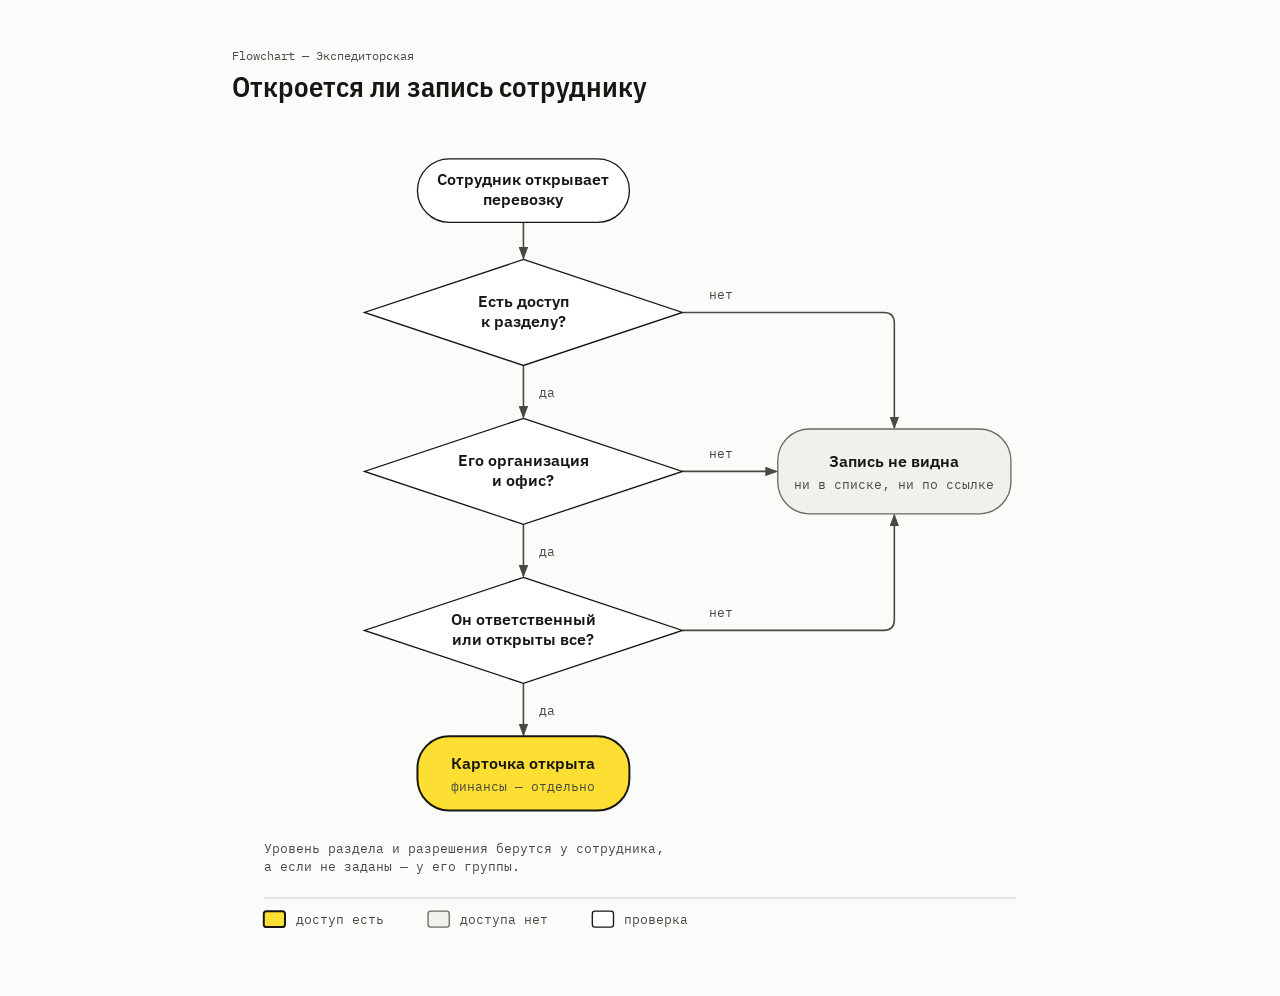
<file: diagrams/dg-access.html>
<!DOCTYPE html>
<html lang="ru">
<head>
  <meta charset="UTF-8">
  <meta name="viewport" content="width=device-width, initial-scale=1.0">
  <title>Откроется ли запись сотруднику</title>
  <link href="https://fonts.googleapis.com/css2?family=IBM+Plex+Sans:wdth,wght@75..100,400..700&family=IBM+Plex+Mono:wght@400;500&display=swap" rel="stylesheet">
  <style>
    *, *::before, *::after { box-sizing: border-box; margin: 0; padding: 0; }
    :root {
      --color-paper: oklch(98.8% 0.003 100);
      --color-paper-2: oklch(95.6% 0.006 100);
      --color-sheet: oklch(100% 0 0);
      --color-ink: oklch(20% 0.008 100);
      --color-ink-2: oklch(40% 0.008 100);
      --color-ink-3: oklch(52% 0.008 100);
      --color-rule: oklch(87% 0.006 100);
      --color-accent: oklch(90% 0.175 98);
      --font-body: "IBM Plex Sans", "Helvetica Neue", Arial, sans-serif;
      --font-mono: "IBM Plex Mono", ui-monospace, monospace;
    }
    body { font-family: var(--font-body); background: var(--color-paper); color: var(--color-ink); padding: 3rem 2rem; }
    .frame { max-width: 816px; margin: 0 auto; }
    .eyebrow { font-family: var(--font-mono); font-size: 0.75rem; color: var(--color-ink-2); margin-bottom: 0.5rem; }
    h1 { font-size: 1.75rem; font-weight: 600; font-stretch: 80%; line-height: 1.15; margin-bottom: 1.5rem; }

    .dg { display: block; width: 100%; height: auto; }
    .dg text { font-family: var(--font-body); fill: var(--color-ink); }
    .dg-mask { fill: var(--dg-ground, var(--color-paper)); }
    .dg-node { stroke-width: 1; }
    .dg-node--step { fill: var(--color-sheet); stroke: var(--color-ink); }
    .dg-node--focal { fill: var(--color-accent); stroke: var(--color-ink); stroke-width: 1.5; }
    .dg-node--system { fill: var(--color-paper-2); stroke: var(--color-ink-3); }
    .dg-name { font-size: 12px; font-weight: 600; }
    .dg-layer { font-size: 15px; font-weight: 600; }
    .dg .dg-sub, .dg .dg-label, .dg .dg-lane { font-family: var(--font-mono); fill: var(--color-ink-2); }
    .dg-sub { font-size: 9.5px; }
    .dg-label { font-size: 10px; }
    .dg .dg-lane { font-size: 11px; font-weight: 500; fill: var(--color-ink); }
    .dg-rule { stroke: var(--color-rule); stroke-width: 1; }
    .dg-arrow { fill: none; stroke: var(--color-ink-2); stroke-width: 1.2; }
    .dg-arrow--dashed { stroke-dasharray: 5 4; }
    .dg-head { fill: var(--color-ink-2); }
  </style>
</head>
<body>
  <div class="frame">
    <p class="eyebrow">Flowchart — Экспедиторская</p>
    <h1>Откроется ли запись сотруднику</h1>
<svg class="dg" viewBox="0 0 616 620" xmlns="http://www.w3.org/2000/svg" role="img" aria-labelledby="dg-access-title dg-access-desc">
<title id="dg-access-title">Как система решает, откроется ли перевозка сотруднику</title>
<desc id="dg-access-desc">Три проверки подряд: уровень доступа к разделу, организация и офис записи, участие сотрудника как ответственного или право видеть все записи. Если все пройдены, карточка открывается; финансовые поля требуют отдельного разрешения.</desc>
<defs>
<marker id="dg-access-arrow" markerWidth="8" markerHeight="6" refX="7" refY="3" orient="auto"><polygon class="dg-head" points="0 0, 8 3, 0 6"/></marker>
</defs>
<path class="dg-arrow" d="M220,72 V99" marker-end="url(#dg-access-arrow)"/>
<path class="dg-arrow" d="M220,180 V219" marker-end="url(#dg-access-arrow)"/>
<path class="dg-arrow" d="M220,300 V339" marker-end="url(#dg-access-arrow)"/>
<path class="dg-arrow" d="M220,420 V459" marker-end="url(#dg-access-arrow)"/>
<path class="dg-arrow" d="M340,140 H492 Q500,140 500,148 V227" marker-end="url(#dg-access-arrow)"/>
<path class="dg-arrow" d="M340,260 H411" marker-end="url(#dg-access-arrow)"/>
<path class="dg-arrow" d="M340,380 H492 Q500,380 500,372 V293" marker-end="url(#dg-access-arrow)"/>
<rect class="dg-mask" x="354" y="119" width="31" height="15" rx="2"/><text class="dg-label" x="360" y="130" text-anchor="start">нет</text>
<rect class="dg-mask" x="354" y="239" width="31" height="15" rx="2"/><text class="dg-label" x="360" y="250" text-anchor="start">нет</text>
<rect class="dg-mask" x="354" y="359" width="31" height="15" rx="2"/><text class="dg-label" x="360" y="370" text-anchor="start">нет</text>
<rect class="dg-mask" x="226" y="193" width="24" height="15" rx="2"/><text class="dg-label" x="232" y="204" text-anchor="start">да</text>
<rect class="dg-mask" x="226" y="313" width="24" height="15" rx="2"/><text class="dg-label" x="232" y="324" text-anchor="start">да</text>
<rect class="dg-mask" x="226" y="433" width="24" height="15" rx="2"/><text class="dg-label" x="232" y="444" text-anchor="start">да</text>
<rect class="dg-mask" x="140" y="24" width="160" height="48" rx="24"/>
<rect class="dg-node dg-node--step" x="140" y="24" width="160" height="48" rx="24"/>
<text class="dg-name" x="220.0" y="44.0" text-anchor="middle">Сотрудник открывает</text>
<text class="dg-name" x="220.0" y="59.0" text-anchor="middle">перевозку</text>
<polygon class="dg-mask" points="220,100.0 340.0,140 220,180.0 100.0,140"/>
<polygon class="dg-node dg-node--step" points="220,100.0 340.0,140 220,180.0 100.0,140"/>
<text class="dg-name" x="220" y="136.0" text-anchor="middle">Есть доступ</text>
<text class="dg-name" x="220" y="151.0" text-anchor="middle">к разделу?</text>
<polygon class="dg-mask" points="220,220.0 340.0,260 220,300.0 100.0,260"/>
<polygon class="dg-node dg-node--step" points="220,220.0 340.0,260 220,300.0 100.0,260"/>
<text class="dg-name" x="220" y="256.0" text-anchor="middle">Его организация</text>
<text class="dg-name" x="220" y="271.0" text-anchor="middle">и офис?</text>
<polygon class="dg-mask" points="220,340.0 340.0,380 220,420.0 100.0,380"/>
<polygon class="dg-node dg-node--step" points="220,340.0 340.0,380 220,420.0 100.0,380"/>
<text class="dg-name" x="220" y="376.0" text-anchor="middle">Он ответственный</text>
<text class="dg-name" x="220" y="391.0" text-anchor="middle">или открыты все?</text>
<rect class="dg-mask" x="140" y="460" width="160" height="56" rx="24"/>
<rect class="dg-node dg-node--focal" x="140" y="460" width="160" height="56" rx="24"/>
<text class="dg-name" x="220.0" y="485.0" text-anchor="middle">Карточка открыта</text>
<text class="dg-sub" x="220.0" y="501.0" text-anchor="middle">финансы — отдельно</text>
<rect class="dg-mask" x="412" y="228" width="176" height="64" rx="24"/>
<rect class="dg-node dg-node--system" x="412" y="228" width="176" height="64" rx="24"/>
<text class="dg-name" x="500.0" y="257.0" text-anchor="middle">Запись не видна</text>
<text class="dg-sub" x="500.0" y="273.0" text-anchor="middle">ни в списке, ни по ссылке</text>
<text class="dg-sub" x="24" y="548">Уровень раздела и разрешения берутся у сотрудника,</text>
<text class="dg-sub" x="24" y="562">а если не заданы — у его группы.</text>
<line class="dg-rule" x1="24" y1="582" x2="592" y2="582"/>
<rect class="dg-node dg-node--focal" x="24" y="592" width="16" height="12" rx="2"/>
<text class="dg-sub" x="48" y="602">доступ есть</text>
<rect class="dg-node dg-node--system" x="148" y="592" width="16" height="12" rx="2"/>
<text class="dg-sub" x="172" y="602">доступа нет</text>
<rect class="dg-node dg-node--step" x="272" y="592" width="16" height="12" rx="2"/>
<text class="dg-sub" x="296" y="602">проверка</text>
</svg>
  </div>
</body>
</html>
</file>
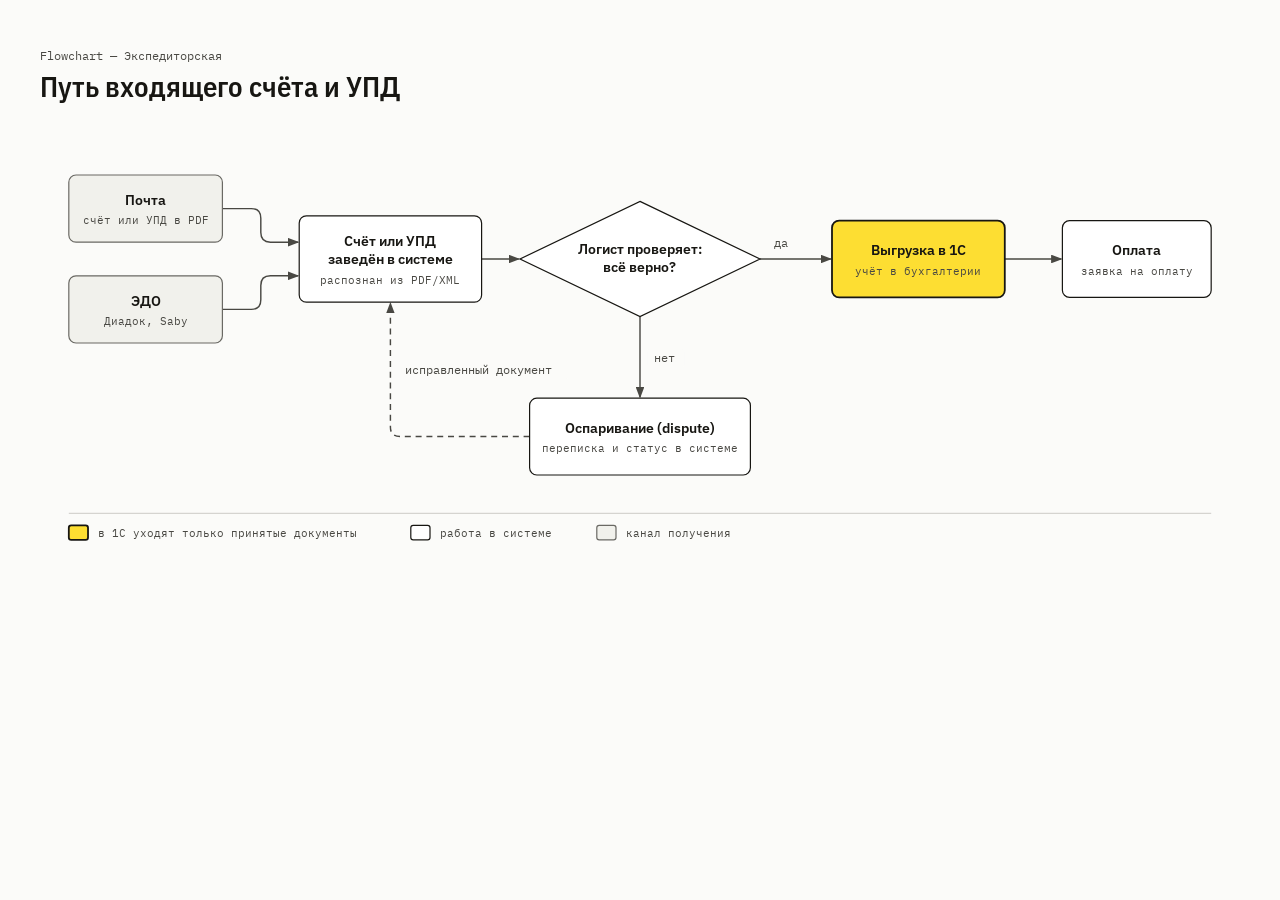
<file: diagrams/dg-invoices.html>
<!DOCTYPE html>
<html lang="ru">
<head>
  <meta charset="UTF-8">
  <meta name="viewport" content="width=device-width, initial-scale=1.0">
  <title>Путь входящего счёта и УПД</title>
  <link href="https://fonts.googleapis.com/css2?family=IBM+Plex+Sans:wdth,wght@75..100,400..700&family=IBM+Plex+Mono:wght@400;500&display=swap" rel="stylesheet">
  <style>
    *, *::before, *::after { box-sizing: border-box; margin: 0; padding: 0; }
    :root {
      --color-paper: oklch(98.8% 0.003 100);
      --color-paper-2: oklch(95.6% 0.006 100);
      --color-sheet: oklch(100% 0 0);
      --color-ink: oklch(20% 0.008 100);
      --color-ink-2: oklch(40% 0.008 100);
      --color-ink-3: oklch(52% 0.008 100);
      --color-rule: oklch(87% 0.006 100);
      --color-accent: oklch(90% 0.175 98);
      --font-body: "IBM Plex Sans", "Helvetica Neue", Arial, sans-serif;
      --font-mono: "IBM Plex Mono", ui-monospace, monospace;
    }
    body { font-family: var(--font-body); background: var(--color-paper); color: var(--color-ink); padding: 3rem 2rem; }
    .frame { max-width: 1200px; margin: 0 auto; }
    .eyebrow { font-family: var(--font-mono); font-size: 0.75rem; color: var(--color-ink-2); margin-bottom: 0.5rem; }
    h1 { font-size: 1.75rem; font-weight: 600; font-stretch: 80%; line-height: 1.15; margin-bottom: 1.5rem; }

    .dg { display: block; width: 100%; height: auto; }
    .dg text { font-family: var(--font-body); fill: var(--color-ink); }
    .dg-mask { fill: var(--dg-ground, var(--color-paper)); }
    .dg-node { stroke-width: 1; }
    .dg-node--step { fill: var(--color-sheet); stroke: var(--color-ink); }
    .dg-node--focal { fill: var(--color-accent); stroke: var(--color-ink); stroke-width: 1.5; }
    .dg-node--system { fill: var(--color-paper-2); stroke: var(--color-ink-3); }
    .dg-name { font-size: 12px; font-weight: 600; }
    .dg-layer { font-size: 15px; font-weight: 600; }
    .dg .dg-sub, .dg .dg-label, .dg .dg-lane { font-family: var(--font-mono); fill: var(--color-ink-2); }
    .dg-sub { font-size: 9.5px; }
    .dg-label { font-size: 10px; }
    .dg .dg-lane { font-size: 11px; font-weight: 500; fill: var(--color-ink); }
    .dg-rule { stroke: var(--color-rule); stroke-width: 1; }
    .dg-arrow { fill: none; stroke: var(--color-ink-2); stroke-width: 1.2; }
    .dg-arrow--dashed { stroke-dasharray: 5 4; }
    .dg-head { fill: var(--color-ink-2); }
  </style>
</head>
<body>
  <div class="frame">
    <p class="eyebrow">Flowchart — Экспедиторская</p>
    <h1>Путь входящего счёта и УПД</h1>
<svg class="dg" viewBox="0 0 1000 366" xmlns="http://www.w3.org/2000/svg" role="img" aria-labelledby="dg-invoices-title dg-invoices-desc">
<title id="dg-invoices-title">Путь входящего счёта и УПД</title>
<desc id="dg-invoices-desc">Счёт или УПД перевозчика приходит по почте или через ЭДО — оба канала работают параллельно. Документ заводится в системе, логист проверяет его. Принятый документ выгружается в 1С и идёт на оплату. Некорректный переходит к оспариванию: переписка и статус ведутся в системе, исправленный документ возвращается на проверку.</desc>
<defs>
<marker id="dg-invoices-arrow" markerWidth="8" markerHeight="6" refX="7" refY="3" orient="auto"><polygon class="dg-head" points="0 0, 8 3, 0 6"/></marker>
</defs>
<path class="dg-arrow" d="M152,68 H176 Q184,68 184,76 V88 Q184,96 192,96 H215" marker-end="url(#dg-invoices-arrow)"/>
<path class="dg-arrow" d="M152,152 H176 Q184,152 184,144 V132 Q184,124 192,124 H215" marker-end="url(#dg-invoices-arrow)"/>
<path class="dg-arrow" d="M368,110 H399" marker-end="url(#dg-invoices-arrow)"/>
<path class="dg-arrow" d="M600,110 H659" marker-end="url(#dg-invoices-arrow)"/>
<path class="dg-arrow" d="M804,110 H851" marker-end="url(#dg-invoices-arrow)"/>
<path class="dg-arrow" d="M500,158 V225" marker-end="url(#dg-invoices-arrow)"/>
<path class="dg-arrow dg-arrow--dashed" d="M408,258 H300 Q292,258 292,250 V147" marker-end="url(#dg-invoices-arrow)"/>
<rect class="dg-mask" x="606" y="89" width="24" height="15" rx="2"/><text class="dg-label" x="612" y="100" text-anchor="start">да</text>
<rect class="dg-mask" x="506" y="185" width="31" height="15" rx="2"/><text class="dg-label" x="512" y="196" text-anchor="start">нет</text>
<rect class="dg-mask" x="298" y="195" width="142" height="15" rx="2"/><text class="dg-label" x="304" y="206" text-anchor="start">исправленный документ</text>
<rect class="dg-mask" x="24" y="40" width="128" height="56" rx="6"/>
<rect class="dg-node dg-node--system" x="24" y="40" width="128" height="56" rx="6"/>
<text class="dg-name" x="88.0" y="65.0" text-anchor="middle">Почта</text>
<text class="dg-sub" x="88.0" y="81.0" text-anchor="middle">счёт или УПД в PDF</text>
<rect class="dg-mask" x="24" y="124" width="128" height="56" rx="6"/>
<rect class="dg-node dg-node--system" x="24" y="124" width="128" height="56" rx="6"/>
<text class="dg-name" x="88.0" y="149.0" text-anchor="middle">ЭДО</text>
<text class="dg-sub" x="88.0" y="165.0" text-anchor="middle">Диадок, Saby</text>
<rect class="dg-mask" x="216" y="74" width="152" height="72" rx="6"/>
<rect class="dg-node dg-node--step" x="216" y="74" width="152" height="72" rx="6"/>
<text class="dg-name" x="292.0" y="99.5" text-anchor="middle">Счёт или УПД</text>
<text class="dg-name" x="292.0" y="114.5" text-anchor="middle">заведён в системе</text>
<text class="dg-sub" x="292.0" y="130.5" text-anchor="middle">распознан из PDF/XML</text>
<polygon class="dg-mask" points="500,62.0 600.0,110 500,158.0 400.0,110"/>
<polygon class="dg-node dg-node--step" points="500,62.0 600.0,110 500,158.0 400.0,110"/>
<text class="dg-name" x="500" y="106.0" text-anchor="middle">Логист проверяет:</text>
<text class="dg-name" x="500" y="121.0" text-anchor="middle">всё верно?</text>
<rect class="dg-mask" x="660" y="78" width="144" height="64" rx="6"/>
<rect class="dg-node dg-node--focal" x="660" y="78" width="144" height="64" rx="6"/>
<text class="dg-name" x="732.0" y="107.0" text-anchor="middle">Выгрузка в 1С</text>
<text class="dg-sub" x="732.0" y="123.0" text-anchor="middle">учёт в бухгалтерии</text>
<rect class="dg-mask" x="852" y="78" width="124" height="64" rx="6"/>
<rect class="dg-node dg-node--step" x="852" y="78" width="124" height="64" rx="6"/>
<text class="dg-name" x="914.0" y="107.0" text-anchor="middle">Оплата</text>
<text class="dg-sub" x="914.0" y="123.0" text-anchor="middle">заявка на оплату</text>
<rect class="dg-mask" x="408" y="226" width="184" height="64" rx="6"/>
<rect class="dg-node dg-node--step" x="408" y="226" width="184" height="64" rx="6"/>
<text class="dg-name" x="500.0" y="255.0" text-anchor="middle">Оспаривание (dispute)</text>
<text class="dg-sub" x="500.0" y="271.0" text-anchor="middle">переписка и статус в системе</text>
<line class="dg-rule" x1="24" y1="322" x2="976" y2="322"/>
<rect class="dg-node dg-node--focal" x="24" y="332" width="16" height="12" rx="2"/>
<text class="dg-sub" x="48" y="342">в 1С уходят только принятые документы</text>
<rect class="dg-node dg-node--step" x="309" y="332" width="16" height="12" rx="2"/>
<text class="dg-sub" x="333" y="342">работа в системе</text>
<rect class="dg-node dg-node--system" x="464" y="332" width="16" height="12" rx="2"/>
<text class="dg-sub" x="488" y="342">канал получения</text>
</svg>
  </div>
</body>
</html>
</file>
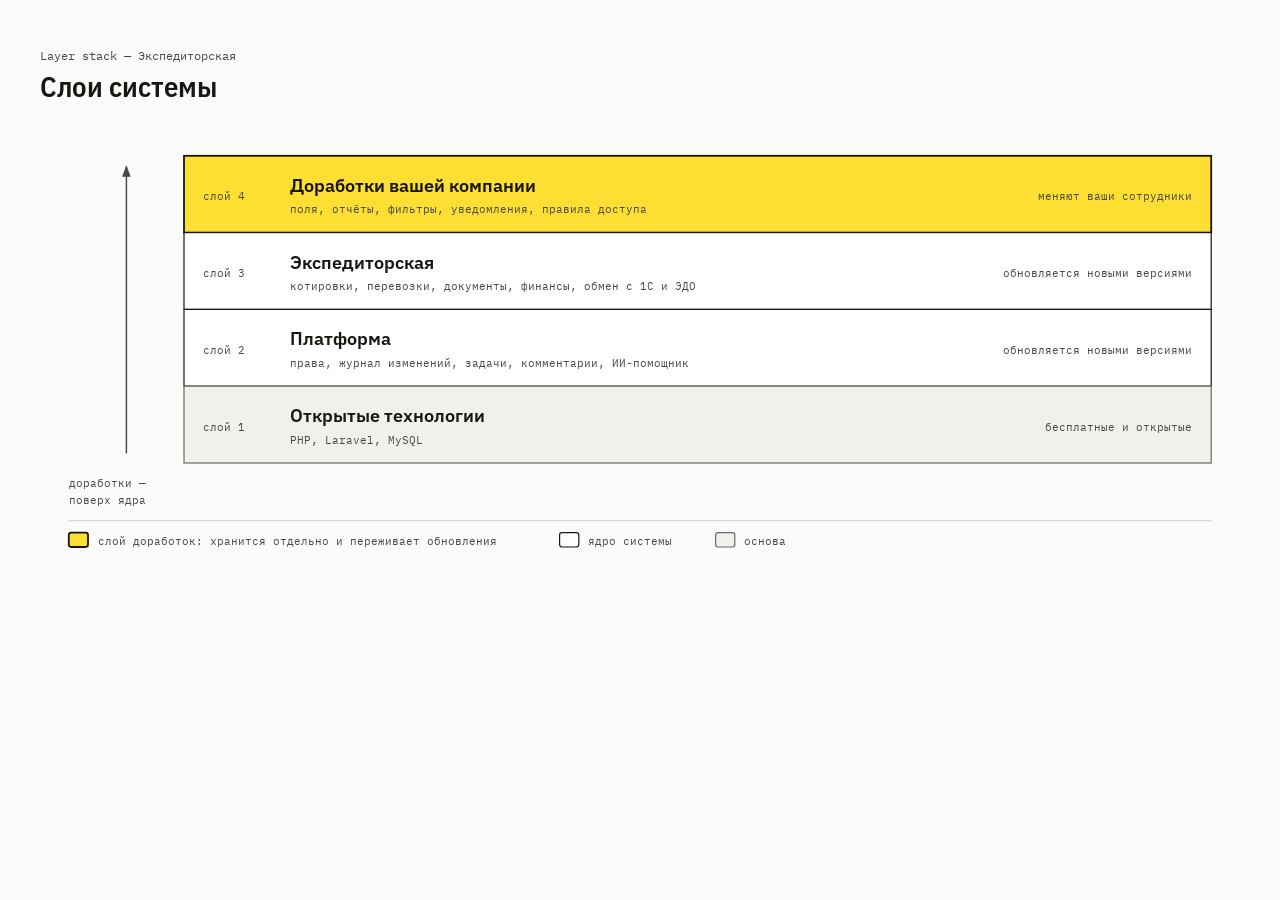
<file: diagrams/dg-layers.html>
<!DOCTYPE html>
<html lang="ru">
<head>
  <meta charset="UTF-8">
  <meta name="viewport" content="width=device-width, initial-scale=1.0">
  <title>Слои системы</title>
  <link href="https://fonts.googleapis.com/css2?family=IBM+Plex+Sans:wdth,wght@75..100,400..700&family=IBM+Plex+Mono:wght@400;500&display=swap" rel="stylesheet">
  <style>
    *, *::before, *::after { box-sizing: border-box; margin: 0; padding: 0; }
    :root {
      --color-paper: oklch(98.8% 0.003 100);
      --color-paper-2: oklch(95.6% 0.006 100);
      --color-sheet: oklch(100% 0 0);
      --color-ink: oklch(20% 0.008 100);
      --color-ink-2: oklch(40% 0.008 100);
      --color-ink-3: oklch(52% 0.008 100);
      --color-rule: oklch(87% 0.006 100);
      --color-accent: oklch(90% 0.175 98);
      --font-body: "IBM Plex Sans", "Helvetica Neue", Arial, sans-serif;
      --font-mono: "IBM Plex Mono", ui-monospace, monospace;
    }
    body { font-family: var(--font-body); background: var(--color-paper); color: var(--color-ink); padding: 3rem 2rem; }
    .frame { max-width: 1200px; margin: 0 auto; }
    .eyebrow { font-family: var(--font-mono); font-size: 0.75rem; color: var(--color-ink-2); margin-bottom: 0.5rem; }
    h1 { font-size: 1.75rem; font-weight: 600; font-stretch: 80%; line-height: 1.15; margin-bottom: 1.5rem; }

    .dg { display: block; width: 100%; height: auto; }
    .dg text { font-family: var(--font-body); fill: var(--color-ink); }
    .dg-mask { fill: var(--dg-ground, var(--color-paper)); }
    .dg-node { stroke-width: 1; }
    .dg-node--step { fill: var(--color-sheet); stroke: var(--color-ink); }
    .dg-node--focal { fill: var(--color-accent); stroke: var(--color-ink); stroke-width: 1.5; }
    .dg-node--system { fill: var(--color-paper-2); stroke: var(--color-ink-3); }
    .dg-name { font-size: 12px; font-weight: 600; }
    .dg-layer { font-size: 15px; font-weight: 600; }
    .dg .dg-sub, .dg .dg-label, .dg .dg-lane { font-family: var(--font-mono); fill: var(--color-ink-2); }
    .dg-sub { font-size: 9.5px; }
    .dg-label { font-size: 10px; }
    .dg .dg-lane { font-size: 11px; font-weight: 500; fill: var(--color-ink); }
    .dg-rule { stroke: var(--color-rule); stroke-width: 1; }
    .dg-arrow { fill: none; stroke: var(--color-ink-2); stroke-width: 1.2; }
    .dg-arrow--dashed { stroke-dasharray: 5 4; }
    .dg-head { fill: var(--color-ink-2); }
  </style>
</head>
<body>
  <div class="frame">
    <p class="eyebrow">Layer stack — Экспедиторская</p>
    <h1>Слои системы</h1>
<svg class="dg" viewBox="0 0 1000 372" xmlns="http://www.w3.org/2000/svg" role="img" aria-labelledby="dg-layers-title dg-layers-desc">
<title id="dg-layers-title">Слои системы: доработки лежат поверх ядра</title>
<desc id="dg-layers-desc">Четыре слоя снизу вверх: открытые технологии, платформа, отраслевые разделы «Экспедиторской» и слой доработок компании. Доработки хранятся отдельно, поэтому нижние слои обновляются новыми версиями.</desc>
<defs>
<marker id="dg-layers-arrow" markerWidth="8" markerHeight="6" refX="7" refY="3" orient="auto"><polygon class="dg-head" points="0 0, 8 3, 0 6"/></marker>
</defs>
<rect class="dg-mask" x="120" y="24" width="856" height="64"/>
<rect class="dg-node dg-node--focal" x="120" y="24" width="856" height="64"/>
<text class="dg-sub" x="136" y="61">слой 4</text>
<text class="dg-layer" x="208" y="54">Доработки вашей компании</text>
<text class="dg-sub" x="208" y="72">поля, отчёты, фильтры, уведомления, правила доступа</text>
<text class="dg-sub" x="960" y="61" text-anchor="end">меняют ваши сотрудники</text>
<rect class="dg-mask" x="120" y="88" width="856" height="64"/>
<rect class="dg-node dg-node--step" x="120" y="88" width="856" height="64"/>
<text class="dg-sub" x="136" y="125">слой 3</text>
<text class="dg-layer" x="208" y="118">Экспедиторская</text>
<text class="dg-sub" x="208" y="136">котировки, перевозки, документы, финансы, обмен с 1С и ЭДО</text>
<text class="dg-sub" x="960" y="125" text-anchor="end">обновляется новыми версиями</text>
<rect class="dg-mask" x="120" y="152" width="856" height="64"/>
<rect class="dg-node dg-node--step" x="120" y="152" width="856" height="64"/>
<text class="dg-sub" x="136" y="189">слой 2</text>
<text class="dg-layer" x="208" y="182">Платформа</text>
<text class="dg-sub" x="208" y="200">права, журнал изменений, задачи, комментарии, ИИ-помощник</text>
<text class="dg-sub" x="960" y="189" text-anchor="end">обновляется новыми версиями</text>
<rect class="dg-mask" x="120" y="216" width="856" height="64"/>
<rect class="dg-node dg-node--system" x="120" y="216" width="856" height="64"/>
<text class="dg-sub" x="136" y="253">слой 1</text>
<text class="dg-layer" x="208" y="246">Открытые технологии</text>
<text class="dg-sub" x="208" y="264">PHP, Laravel, MySQL</text>
<text class="dg-sub" x="960" y="253" text-anchor="end">бесплатные и открытые</text>
<path class="dg-arrow" d="M72,272 V33" marker-end="url(#dg-layers-arrow)"/>
<text class="dg-sub" x="24" y="300">доработки —</text>
<text class="dg-sub" x="24" y="314">поверх ядра</text>
<line class="dg-rule" x1="24" y1="328" x2="976" y2="328"/>
<rect class="dg-node dg-node--focal" x="24" y="338" width="16" height="12" rx="2"/>
<text class="dg-sub" x="48" y="348">слой доработок: хранится отдельно и переживает обновления</text>
<rect class="dg-node dg-node--step" x="433" y="338" width="16" height="12" rx="2"/>
<text class="dg-sub" x="457" y="348">ядро системы</text>
<rect class="dg-node dg-node--system" x="563" y="338" width="16" height="12" rx="2"/>
<text class="dg-sub" x="587" y="348">основа</text>
</svg>
  </div>
</body>
</html>
</file>
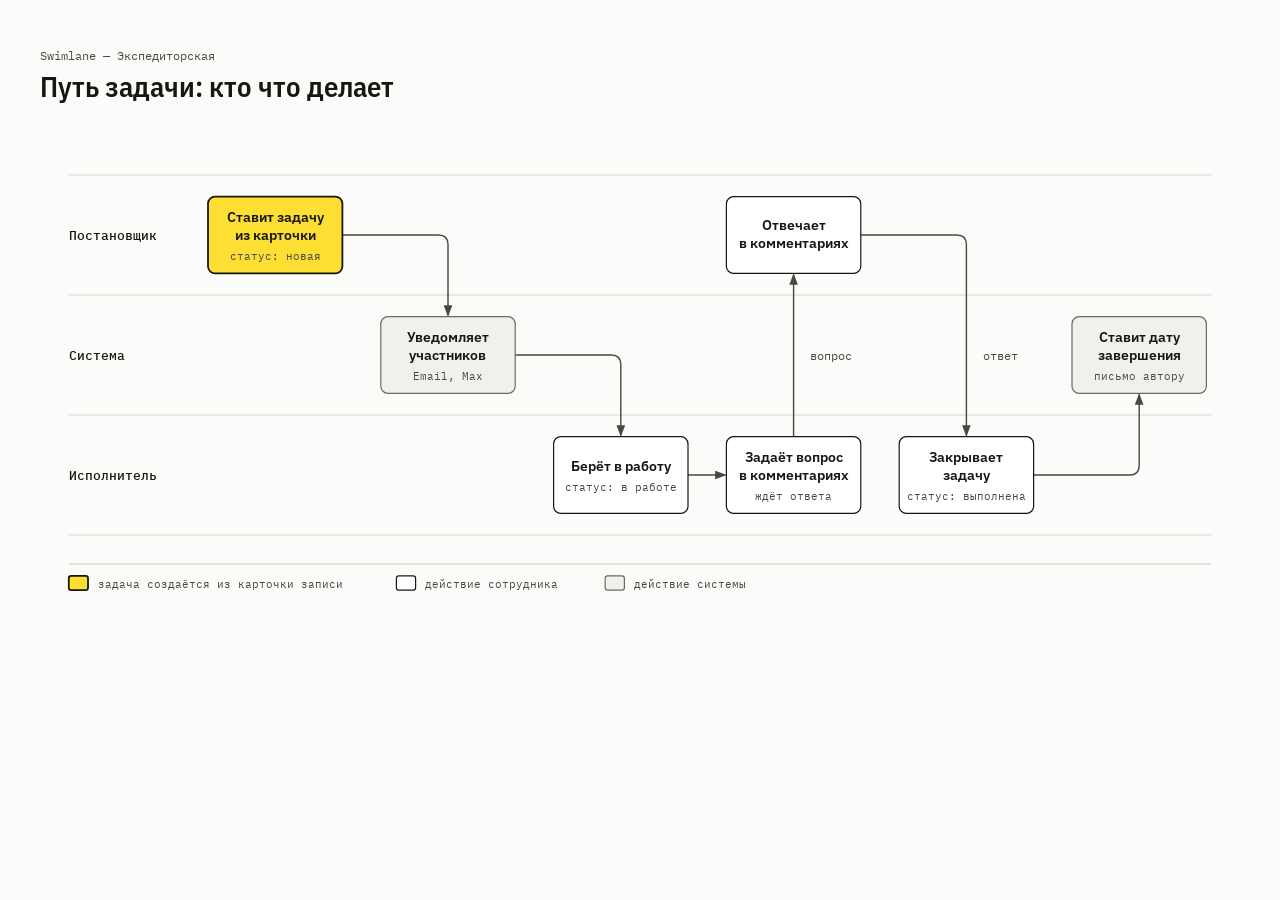
<file: diagrams/dg-tasks.html>
<!DOCTYPE html>
<html lang="ru">
<head>
  <meta charset="UTF-8">
  <meta name="viewport" content="width=device-width, initial-scale=1.0">
  <title>Путь задачи: кто что делает</title>
  <link href="https://fonts.googleapis.com/css2?family=IBM+Plex+Sans:wdth,wght@75..100,400..700&family=IBM+Plex+Mono:wght@400;500&display=swap" rel="stylesheet">
  <style>
    *, *::before, *::after { box-sizing: border-box; margin: 0; padding: 0; }
    :root {
      --color-paper: oklch(98.8% 0.003 100);
      --color-paper-2: oklch(95.6% 0.006 100);
      --color-sheet: oklch(100% 0 0);
      --color-ink: oklch(20% 0.008 100);
      --color-ink-2: oklch(40% 0.008 100);
      --color-ink-3: oklch(52% 0.008 100);
      --color-rule: oklch(87% 0.006 100);
      --color-accent: oklch(90% 0.175 98);
      --font-body: "IBM Plex Sans", "Helvetica Neue", Arial, sans-serif;
      --font-mono: "IBM Plex Mono", ui-monospace, monospace;
    }
    body { font-family: var(--font-body); background: var(--color-paper); color: var(--color-ink); padding: 3rem 2rem; }
    .frame { max-width: 1200px; margin: 0 auto; }
    .eyebrow { font-family: var(--font-mono); font-size: 0.75rem; color: var(--color-ink-2); margin-bottom: 0.5rem; }
    h1 { font-size: 1.75rem; font-weight: 600; font-stretch: 80%; line-height: 1.15; margin-bottom: 1.5rem; }

    .dg { display: block; width: 100%; height: auto; }
    .dg text { font-family: var(--font-body); fill: var(--color-ink); }
    .dg-mask { fill: var(--dg-ground, var(--color-paper)); }
    .dg-node { stroke-width: 1; }
    .dg-node--step { fill: var(--color-sheet); stroke: var(--color-ink); }
    .dg-node--focal { fill: var(--color-accent); stroke: var(--color-ink); stroke-width: 1.5; }
    .dg-node--system { fill: var(--color-paper-2); stroke: var(--color-ink-3); }
    .dg-name { font-size: 12px; font-weight: 600; }
    .dg-layer { font-size: 15px; font-weight: 600; }
    .dg .dg-sub, .dg .dg-label, .dg .dg-lane { font-family: var(--font-mono); fill: var(--color-ink-2); }
    .dg-sub { font-size: 9.5px; }
    .dg-label { font-size: 10px; }
    .dg .dg-lane { font-size: 11px; font-weight: 500; fill: var(--color-ink); }
    .dg-rule { stroke: var(--color-rule); stroke-width: 1; }
    .dg-arrow { fill: none; stroke: var(--color-ink-2); stroke-width: 1.2; }
    .dg-arrow--dashed { stroke-dasharray: 5 4; }
    .dg-head { fill: var(--color-ink-2); }
  </style>
</head>
<body>
  <div class="frame">
    <p class="eyebrow">Swimlane — Экспедиторская</p>
    <h1>Путь задачи: кто что делает</h1>
<svg class="dg" viewBox="0 0 1000 408" xmlns="http://www.w3.org/2000/svg" role="img" aria-labelledby="dg-tasks-title dg-tasks-desc">
<title id="dg-tasks-title">Путь задачи: постановщик, система, исполнитель</title>
<desc id="dg-tasks-desc">Постановщик ставит задачу из карточки, система уведомляет участников, исполнитель берёт её в работу, уточняет детали в комментариях и закрывает; система ставит дату завершения и сообщает постановщику.</desc>
<defs>
<marker id="dg-tasks-arrow" markerWidth="8" markerHeight="6" refX="7" refY="3" orient="auto"><polygon class="dg-head" points="0 0, 8 3, 0 6"/></marker>
</defs>
<line class="dg-rule" x1="24" y1="40" x2="976" y2="40"/>
<text class="dg-lane" x="24" y="94">Постановщик</text>
<line class="dg-rule" x1="24" y1="140" x2="976" y2="140"/>
<text class="dg-lane" x="24" y="194">Система</text>
<line class="dg-rule" x1="24" y1="240" x2="976" y2="240"/>
<text class="dg-lane" x="24" y="294">Исполнитель</text>
<line class="dg-rule" x1="24" y1="340" x2="976" y2="340"/>
<path class="dg-arrow" d="M252,90 H332 Q340,90 340,98 V157" marker-end="url(#dg-tasks-arrow)"/>
<path class="dg-arrow" d="M396,190 H476 Q484,190 484,198 V257" marker-end="url(#dg-tasks-arrow)"/>
<path class="dg-arrow" d="M540,290 H571" marker-end="url(#dg-tasks-arrow)"/>
<path class="dg-arrow" d="M628,258 V123" marker-end="url(#dg-tasks-arrow)"/>
<path class="dg-arrow" d="M684,90 H764 Q772,90 772,98 V257" marker-end="url(#dg-tasks-arrow)"/>
<path class="dg-arrow" d="M828,290 H908 Q916,290 916,282 V223" marker-end="url(#dg-tasks-arrow)"/>
<rect class="dg-mask" x="636" y="183" width="49" height="15" rx="2"/><text class="dg-label" x="642" y="194" text-anchor="start">вопрос</text>
<rect class="dg-mask" x="780" y="183" width="43" height="15" rx="2"/><text class="dg-label" x="786" y="194" text-anchor="start">ответ</text>
<rect class="dg-mask" x="140" y="58" width="112" height="64" rx="6"/>
<rect class="dg-node dg-node--focal" x="140" y="58" width="112" height="64" rx="6"/>
<text class="dg-name" x="196.0" y="79.5" text-anchor="middle">Ставит задачу</text>
<text class="dg-name" x="196.0" y="94.5" text-anchor="middle">из карточки</text>
<text class="dg-sub" x="196.0" y="110.5" text-anchor="middle">статус: новая</text>
<rect class="dg-mask" x="284" y="158" width="112" height="64" rx="6"/>
<rect class="dg-node dg-node--system" x="284" y="158" width="112" height="64" rx="6"/>
<text class="dg-name" x="340.0" y="179.5" text-anchor="middle">Уведомляет</text>
<text class="dg-name" x="340.0" y="194.5" text-anchor="middle">участников</text>
<text class="dg-sub" x="340.0" y="210.5" text-anchor="middle">Email, Max</text>
<rect class="dg-mask" x="428" y="258" width="112" height="64" rx="6"/>
<rect class="dg-node dg-node--step" x="428" y="258" width="112" height="64" rx="6"/>
<text class="dg-name" x="484.0" y="287.0" text-anchor="middle">Берёт в работу</text>
<text class="dg-sub" x="484.0" y="303.0" text-anchor="middle">статус: в работе</text>
<rect class="dg-mask" x="572" y="258" width="112" height="64" rx="6"/>
<rect class="dg-node dg-node--step" x="572" y="258" width="112" height="64" rx="6"/>
<text class="dg-name" x="628.0" y="279.5" text-anchor="middle">Задаёт вопрос</text>
<text class="dg-name" x="628.0" y="294.5" text-anchor="middle">в комментариях</text>
<text class="dg-sub" x="628.0" y="310.5" text-anchor="middle">ждёт ответа</text>
<rect class="dg-mask" x="572" y="58" width="112" height="64" rx="6"/>
<rect class="dg-node dg-node--step" x="572" y="58" width="112" height="64" rx="6"/>
<text class="dg-name" x="628.0" y="86.0" text-anchor="middle">Отвечает</text>
<text class="dg-name" x="628.0" y="101.0" text-anchor="middle">в комментариях</text>
<rect class="dg-mask" x="716" y="258" width="112" height="64" rx="6"/>
<rect class="dg-node dg-node--step" x="716" y="258" width="112" height="64" rx="6"/>
<text class="dg-name" x="772.0" y="279.5" text-anchor="middle">Закрывает</text>
<text class="dg-name" x="772.0" y="294.5" text-anchor="middle">задачу</text>
<text class="dg-sub" x="772.0" y="310.5" text-anchor="middle">статус: выполнена</text>
<rect class="dg-mask" x="860" y="158" width="112" height="64" rx="6"/>
<rect class="dg-node dg-node--system" x="860" y="158" width="112" height="64" rx="6"/>
<text class="dg-name" x="916.0" y="179.5" text-anchor="middle">Ставит дату</text>
<text class="dg-name" x="916.0" y="194.5" text-anchor="middle">завершения</text>
<text class="dg-sub" x="916.0" y="210.5" text-anchor="middle">письмо автору</text>
<line class="dg-rule" x1="24" y1="364" x2="976" y2="364"/>
<rect class="dg-node dg-node--focal" x="24" y="374" width="16" height="12" rx="2"/>
<text class="dg-sub" x="48" y="384">задача создаётся из карточки записи</text>
<rect class="dg-node dg-node--step" x="297" y="374" width="16" height="12" rx="2"/>
<text class="dg-sub" x="321" y="384">действие сотрудника</text>
<rect class="dg-node dg-node--system" x="471" y="374" width="16" height="12" rx="2"/>
<text class="dg-sub" x="495" y="384">действие системы</text>
</svg>
  </div>
</body>
</html>
</file>
<file: public/assets/css/tokens.css>
/* Hallmark · macrostructure: Workbench · genre: modern-minimal · tone: utilitarian
 * theme: custom (vibe: "рабочие бумаги экспедитора, размеченные маркером")
 * paper oklch(98.8% 0.003 100) · accent oklch(90% 0.175 98) marker-yellow · IBM Plex Sans (wdth 80 display + body) + IBM Plex Mono
 * axes: light / grotesk-condensed / warm-yellow · nav: tab strip with scrollspy · footer: Ft1
 * Палитра и шрифт взяты из интерфейса самой системы: жёлтый маркер, чёрная линейка, IBM Plex.
 */

@font-face {
  font-family: "IBM Plex Sans";
  font-style: normal;
  font-weight: 100 700;
  font-stretch: 75% 100%;
  font-display: swap;
  src: url("../fonts/plex-sans-cyrillic.woff2") format("woff2");
  unicode-range: U+0301, U+0400-045F, U+0490-0491, U+04B0-04B1, U+2116;
}
@font-face {
  font-family: "IBM Plex Sans";
  font-style: normal;
  font-weight: 100 700;
  font-stretch: 75% 100%;
  font-display: swap;
  src: url("../fonts/plex-sans-latin.woff2") format("woff2");
  unicode-range: U+0000-00FF, U+0131, U+0152-0153, U+02BB-02BC, U+02C6, U+02DA, U+02DC, U+0304, U+0308, U+0329, U+2000-206F, U+20AC, U+2122, U+2191, U+2193, U+2212, U+2215, U+FEFF, U+FFFD;
}
@font-face {
  font-family: "IBM Plex Mono";
  font-style: normal;
  font-weight: 400;
  font-display: swap;
  src: url("../fonts/plex-mono-400-cyrillic.woff2") format("woff2");
  unicode-range: U+0301, U+0400-045F, U+0490-0491, U+04B0-04B1, U+2116;
}
@font-face {
  font-family: "IBM Plex Mono";
  font-style: normal;
  font-weight: 400;
  font-display: swap;
  src: url("../fonts/plex-mono-400-latin.woff2") format("woff2");
  unicode-range: U+0000-00FF, U+0131, U+0152-0153, U+02BB-02BC, U+02C6, U+02DA, U+02DC, U+0304, U+0308, U+0329, U+2000-206F, U+20AC, U+2122, U+2191, U+2193, U+2212, U+2215, U+FEFF, U+FFFD;
}
@font-face {
  font-family: "IBM Plex Mono";
  font-style: normal;
  font-weight: 500;
  font-display: swap;
  src: url("../fonts/plex-mono-500-cyrillic.woff2") format("woff2");
  unicode-range: U+0301, U+0400-045F, U+0490-0491, U+04B0-04B1, U+2116;
}
@font-face {
  font-family: "IBM Plex Mono";
  font-style: normal;
  font-weight: 500;
  font-display: swap;
  src: url("../fonts/plex-mono-500-latin.woff2") format("woff2");
  unicode-range: U+0000-00FF, U+0131, U+0152-0153, U+02BB-02BC, U+02C6, U+02DA, U+02DC, U+0304, U+0308, U+0329, U+2000-206F, U+20AC, U+2122, U+2191, U+2193, U+2212, U+2215, U+FEFF, U+FFFD;
}

:root {
  color-scheme: light;

  /* Цвет. Одна тема (светлая): экраны системы светлые, и страница остаётся с ними в одном ключе. */
  --color-paper: oklch(98.8% 0.003 100);
  --color-paper-2: oklch(95.6% 0.006 100);
  --color-sheet: oklch(100% 0 0);
  --color-ink: oklch(20% 0.008 100);
  --color-ink-2: oklch(40% 0.008 100);
  --color-ink-3: oklch(52% 0.008 100);
  --color-rule: oklch(87% 0.006 100);
  --color-accent: oklch(90% 0.175 98);
  --color-accent-soft: oklch(96.5% 0.075 100);
  --color-accent-deep: oklch(83% 0.17 92);
  --color-on-ink: oklch(98.8% 0.003 100);
  --color-danger: oklch(50% 0.19 27);
  --color-focus: var(--color-ink);
  --color-backdrop: oklch(20% 0.008 100 / 0.82);
  --color-shadow: oklch(30% 0.03 100 / 0.16);

  /* Шрифт */
  --font-body: "IBM Plex Sans", "Helvetica Neue", Arial, sans-serif;
  --font-display: "IBM Plex Sans", "Arial Narrow", Arial, sans-serif;
  --font-mono: "IBM Plex Mono", ui-monospace, "SF Mono", Menlo, monospace;
  --display-stretch: 80%;

  --text-xs: 0.8125rem;
  --text-sm: 0.9375rem;
  --text-base: 1.0625rem;
  --text-lg: 1.25rem;
  --text-xl: 1.5rem;
  --text-2xl: clamp(1.625rem, 1.3rem + 1.2vw, 2.25rem);
  --text-h2: clamp(2rem, 1.25rem + 2.9vw, 3.5rem);
  --text-display: clamp(1.875rem, 6.2vw, 5.25rem);

  /* Отступы: шкала 4 pt */
  --space-2xs: 0.25rem;
  --space-xs: 0.5rem;
  --space-sm: 0.75rem;
  --space-md: 1rem;
  --space-lg: 1.5rem;
  --space-xl: 2rem;
  --space-2xl: 3rem;
  --space-3xl: 4rem;
  --space-section: clamp(4rem, 2.5rem + 5.5vw, 7rem);
  --gutter: clamp(1.25rem, 0.4rem + 3.6vw, 3rem);
  --container: 80rem;
  --header-h: 4rem;

  /* Форма */
  --radius-s: 3px;
  --radius-m: 6px;
  --rule-thin: 1px;
  --rule-thick: 2px;
  --shadow-sheet: 0 1px 2px var(--color-shadow), 0 24px 48px -28px var(--color-shadow);

  /* Движение */
  --ease-out: cubic-bezier(0.16, 1, 0.3, 1);
  --ease-in: cubic-bezier(0.7, 0, 0.84, 0);
  --ease-in-out: cubic-bezier(0.65, 0, 0.35, 1);
  --dur-fast: 140ms;
  --dur-base: 260ms;
  --dur-slow: 640ms;

  /* Слои */
  --z-flag: 2;
  --z-header: 50;
  --z-mobile-cta: 40;
}
</file>
<file: public/assets/css/styles.css>
/* Hallmark · macrostructure: Workbench · tone: utilitarian · anchor hue: marker-yellow 98
 * pre-emit critique: P5 H4 E4 S5 R4 V4
 * Токены — в tokens.css. Здесь нет ни одного цвета или шрифта мимо токенов.
 */

/* ---------- Основа ---------- */

*,
*::before,
*::after { box-sizing: border-box; }

html {
  overflow-x: clip;
  -webkit-text-size-adjust: 100%;
  text-size-adjust: 100%;
}

body {
  margin: 0;
  overflow-x: clip;
  background: var(--color-paper);
  color: var(--color-ink);
  font-family: var(--font-body);
  font-size: var(--text-base);
  line-height: 1.55;
  font-feature-settings: "kern", "liga";
  -webkit-font-smoothing: antialiased;
  text-rendering: optimizeLegibility;
}

h1, h2, h3, h4, p, ul, ol, dl, dd, figure, blockquote, fieldset { margin: 0; }
ul, ol { padding: 0; }
fieldset { padding: 0; border: 0; min-width: 0; }
img { max-width: 100%; height: auto; }
button, input, select, textarea { font: inherit; color: inherit; }
a { color: inherit; }

[id] { scroll-margin-top: calc(var(--header-h) + var(--space-lg)); }

:focus-visible {
  outline: var(--rule-thick) solid var(--color-focus);
  outline-offset: 3px;
}

::selection { background: var(--color-accent); color: var(--color-ink); }

.wrap {
  width: min(100% - 2 * var(--gutter), var(--container));
  margin-inline: auto;
}

.visually-hidden {
  position: absolute;
  width: 1px;
  height: 1px;
  margin: -1px;
  padding: 0;
  overflow: hidden;
  clip-path: inset(50%);
  white-space: nowrap;
  border: 0;
}

.skip-link {
  position: absolute;
  left: var(--space-md);
  top: var(--space-md);
  z-index: calc(var(--z-header) + 1);
  padding: var(--space-sm) var(--space-md);
  background: var(--color-ink);
  color: var(--color-on-ink);
  border-radius: var(--radius-s);
  transform: translateY(-200%);
}
.skip-link:focus { transform: none; }

/* ---------- Кнопки и ссылки ---------- */

.btn {
  display: inline-flex;
  align-items: center;
  justify-content: center;
  min-height: 3.25rem;
  padding: 0 1.5rem;
  border: var(--rule-thick) solid var(--color-ink);
  border-radius: var(--radius-s);
  font-size: var(--text-base);
  font-weight: 600;
  line-height: 1;
  text-decoration: none;
  white-space: nowrap;
  cursor: pointer;
  transition: transform var(--dur-fast) var(--ease-out), box-shadow var(--dur-fast) var(--ease-out);
}

/* Главная кнопка повторяет кнопку поиска из самой системы: чёрная, с жёлтой «тенью-подложкой». */
.btn--primary {
  background: var(--color-ink);
  color: var(--color-on-ink);
  box-shadow: 4px 4px 0 var(--color-accent);
}
.btn--primary:hover { transform: translate(-1px, -1px); box-shadow: 6px 6px 0 var(--color-accent); }
.btn--primary:active { transform: translate(3px, 3px); box-shadow: 1px 1px 0 var(--color-accent); }
.btn--primary[disabled] { cursor: progress; opacity: 0.72; transform: none; box-shadow: 4px 4px 0 var(--color-accent); }

.btn--compact {
  min-height: 2.5rem;
  padding: 0 1rem;
  font-size: var(--text-sm);
  box-shadow: 3px 3px 0 var(--color-accent);
}

.link-quiet {
  padding-block: var(--space-2xs);
  font-weight: 500;
  text-decoration: underline;
  text-decoration-thickness: 1px;
  text-underline-offset: 5px;
  white-space: nowrap;
  transition: background-color var(--dur-fast) var(--ease-out);
}
.link-quiet:hover { background: var(--color-accent); text-decoration-color: transparent; }

.link-more {
  display: inline-block;
  font-weight: 600;
  text-decoration: underline;
  text-decoration-thickness: var(--rule-thick);
  text-decoration-color: var(--color-accent-deep);
  text-underline-offset: 6px;
  transition: background-color var(--dur-fast) var(--ease-out);
}
.link-more:hover { background: var(--color-accent); }

/* ---------- Шапка ---------- */

.site-header {
  position: sticky;
  top: 0;
  z-index: var(--z-header);
  background: var(--color-paper);
  border-bottom: var(--rule-thin) solid var(--color-rule);
}

.site-header__row {
  display: flex;
  align-items: center;
  gap: var(--space-lg);
  height: var(--header-h);
}

.wordmark {
  flex: none;
  font-family: var(--font-display);
  font-stretch: var(--display-stretch);
  font-size: 1.5rem;
  font-weight: 700;
  line-height: 1;
  letter-spacing: -0.005em;
  text-decoration: none;
}
.wordmark__text {
  padding-inline: 0.18em;
  background: linear-gradient(var(--color-accent), var(--color-accent)) no-repeat 0 88% / 100% 46%;
}

.site-nav {
  display: flex;
  gap: var(--space-2xs);
  margin-inline: auto;
}
.site-nav__link {
  padding: 0.5rem 0.625rem;
  border-radius: var(--radius-s);
  font-size: var(--text-sm);
  font-weight: 500;
  text-decoration: none;
  white-space: nowrap;
  transition: background-color var(--dur-fast) var(--ease-out);
}
.site-nav__link:hover { background: var(--color-paper-2); }
.site-nav__link.is-active { background: var(--color-accent); }

/* Группа разделов: строка в шапке раскрывает список своих глав. */
.nav-group { position: relative; }
.nav-group > summary {
  display: flex;
  align-items: center;
  gap: 0.4rem;
  list-style: none;
  cursor: pointer;
  user-select: none;
}
.nav-group > summary::-webkit-details-marker { display: none; }
.nav-group > summary::after {
  content: "";
  flex: none;
  width: 0.375rem;
  height: 0.375rem;
  border-right: var(--rule-thick) solid currentColor;
  border-bottom: var(--rule-thick) solid currentColor;
  transform: translateY(-0.125rem) rotate(45deg);
  transition: transform var(--dur-fast) var(--ease-out);
}
.nav-group[open] > summary { background: var(--color-paper-2); }
.nav-group[open] > summary.is-active { background: var(--color-accent); }
.nav-group[open] > summary::after { transform: translateY(0.0625rem) rotate(-135deg); }
.nav-group__menu {
  position: absolute;
  top: calc(100% + 0.75rem);
  left: 0;
  z-index: 1;
  min-width: 15rem;
  padding: var(--space-xs);
  border: var(--rule-thin) solid var(--color-rule);
  border-top: var(--rule-thick) solid var(--color-ink);
  border-radius: 0 0 var(--radius-m) var(--radius-m);
  background: var(--color-paper);
  box-shadow: var(--shadow-sheet);
  list-style: none;
}
.nav-group__link {
  display: block;
  padding: 0.5rem 0.75rem;
  border-radius: var(--radius-s);
  font-size: var(--text-sm);
  font-weight: 500;
  text-decoration: none;
  white-space: nowrap;
  transition: background-color var(--dur-fast) var(--ease-out);
}
.nav-group__link:hover { background: var(--color-paper-2); }
.nav-group__link.is-active { background: var(--color-accent); }
@media (prefers-reduced-motion: no-preference) {
  .nav-group[open] .nav-group__menu { animation: panel-in var(--dur-fast) var(--ease-out); }
}

.site-header__cta { flex: none; }

.menu-toggle {
  display: none;
  flex: none;
  width: 2.75rem;
  height: 2.75rem;
  margin-right: -0.5rem;
  padding: 0;
  border: 0;
  border-radius: var(--radius-s);
  background: none;
  cursor: pointer;
}
.menu-toggle__bars,
.menu-toggle__bars::before,
.menu-toggle__bars::after {
  display: block;
  width: 1.25rem;
  height: 2px;
  margin-inline: auto;
  background: var(--color-ink);
  transition: transform var(--dur-base) var(--ease-out), opacity var(--dur-fast) var(--ease-out);
}
.menu-toggle__bars { position: relative; }
.menu-toggle__bars::before,
.menu-toggle__bars::after { content: ""; position: absolute; left: 0; }
.menu-toggle__bars::before { top: -6px; }
.menu-toggle__bars::after { top: 6px; }
.menu-toggle[aria-expanded="true"] .menu-toggle__bars { background: transparent; }
.menu-toggle[aria-expanded="true"] .menu-toggle__bars::before { transform: translateY(6px) rotate(45deg); }
.menu-toggle[aria-expanded="true"] .menu-toggle__bars::after { transform: translateY(-6px) rotate(-45deg); }

@media (min-width: 80rem) and (max-width: 85.99rem) {
  .site-header__row { gap: var(--space-md); }
  .site-nav { gap: 0; }
  .site-nav__link { padding-inline: 0.4375rem; }
}

@media (max-width: 79.99rem) {
  .menu-toggle { display: block; }
  .site-header__cta { margin-left: auto; }
  .site-nav {
    position: absolute;
    top: 100%;
    left: 0;
    right: 0;
    display: none;
    flex-direction: column;
    gap: 0;
    margin: 0;
    padding: var(--space-xs) var(--gutter) var(--space-lg);
    max-height: calc(100dvh - var(--header-h));
    overflow-y: auto;
    overscroll-behavior: contain;
    background: var(--color-paper);
    border-bottom: var(--rule-thick) solid var(--color-ink);
  }
  .site-nav.is-open { display: flex; }
  .nav-group > summary { justify-content: space-between; }
  .nav-group > summary::after { margin-right: 0.375rem; }
  .nav-group[open] > summary,
  .nav-group[open] > summary.is-active { background: none; }
  .nav-group__menu {
    position: static;
    min-width: 0;
    padding: var(--space-xs) 0 var(--space-sm) var(--space-md);
    border: 0;
    border-bottom: var(--rule-thin) solid var(--color-rule);
    border-radius: 0;
    background: none;
    box-shadow: none;
  }
  .nav-group__link { padding: 0.625rem 0.5rem; font-size: var(--text-base); white-space: normal; }
  .site-nav__link {
    padding: 0.875rem 0.5rem;
    border-radius: 0;
    border-bottom: var(--rule-thin) solid var(--color-rule);
    font-size: var(--text-lg);
  }
}

@media (max-width: 29.99rem) {
  .site-header__cta { display: none; }
  .menu-toggle { margin-left: auto; }
}

/* ---------- Заголовки секций ---------- */

.section { padding-block: var(--space-section); }

.section__head {
  max-width: 54rem;
  margin-bottom: clamp(2rem, 1rem + 3vw, 3.5rem);
}

.section__title {
  font-family: var(--font-display);
  font-stretch: var(--display-stretch);
  font-size: var(--text-h2);
  font-weight: 600;
  line-height: 1.06;
  letter-spacing: -0.012em;
  text-wrap: balance;
  overflow-wrap: anywhere;
  min-width: 0;
}

.section__lead {
  max-width: 44rem;
  margin-top: var(--space-lg);
  font-size: var(--text-lg);
  line-height: 1.5;
  color: var(--color-ink-2);
  text-wrap: pretty;
}

/* Колонтитул раздела: группа и пункт меню, под которыми раздел стоит в навигации. */
.runhead {
  grid-column: 1 / -1;
  display: flex;
  flex-wrap: wrap;
  margin-bottom: var(--space-xl);
  padding-bottom: var(--space-xs);
  border-bottom: var(--rule-thin) solid var(--color-rule);
  font-size: var(--text-sm);
  color: var(--color-ink-2);
}
.runhead__item { color: var(--color-ink); font-weight: 500; }
.runhead__item::before {
  content: "/";
  margin-inline: 0.5em;
  color: var(--color-ink-3);
  font-weight: 400;
}

.for-role {
  margin-bottom: var(--space-sm);
  font-size: var(--text-sm);
  font-weight: 500;
  color: var(--color-ink-2);
}

/* Список с жёлтыми квадратами — как метки разделов в меню системы. */
.ticks {
  display: grid;
  gap: var(--space-sm);
  list-style: none;
}
.ticks li {
  position: relative;
  padding-left: 1.625rem;
  text-wrap: pretty;
}
.ticks li::before {
  content: "";
  position: absolute;
  left: 0;
  top: 0.5em;
  width: 0.625rem;
  height: 0.625rem;
  background: var(--color-accent);
  box-shadow: inset 0 0 0 1px var(--color-accent-deep);
}

.cta-row {
  display: flex;
  flex-wrap: wrap;
  align-items: center;
  justify-content: space-between;
  gap: var(--space-lg) var(--space-2xl);
  margin-top: clamp(2.5rem, 1.5rem + 3vw, 4rem);
  padding-top: var(--space-xl);
  border-top: var(--rule-thin) solid var(--color-rule);
}
.cta-row__text {
  max-width: 34rem;
  font-size: var(--text-xl);
  font-weight: 500;
  line-height: 1.3;
  text-wrap: balance;
}

/* ---------- 01. Первый экран ---------- */

.hero {
  padding-block: clamp(2rem, 1rem + 3vw, 3.5rem) clamp(4rem, 2rem + 6vw, 7rem);
  overflow-x: clip;
}

.hero__grid {
  display: grid;
  grid-template-columns: repeat(12, minmax(0, 1fr));
  column-gap: var(--space-lg);
  row-gap: clamp(1.75rem, 1rem + 2.2vw, 3rem);
  align-items: start;
}

.hero__title {
  grid-column: 1 / -1;
  max-width: 17em;
  min-width: 0;
  font-family: var(--font-display);
  font-stretch: var(--display-stretch);
  font-size: var(--text-display);
  font-weight: 600;
  line-height: 1.02;
  letter-spacing: -0.018em;
  text-wrap: balance;
  overflow-wrap: anywhere;
}

.hero__copy { grid-column: 1 / span 4; }

.hero__lead {
  font-size: var(--text-lg);
  line-height: 1.5;
  text-wrap: pretty;
}

.hero__actions {
  display: flex;
  flex-wrap: wrap;
  align-items: center;
  gap: var(--space-lg) var(--space-xl);
  margin-top: var(--space-xl);
}

.hero__note {
  max-width: 24rem;
  margin-top: var(--space-lg);
  font-size: var(--text-sm);
  color: var(--color-ink-2);
}

.hero__figure {
  grid-column: 6 / -1;
  min-width: 0;
}

.hero__sheet {
  position: relative;
  width: clamp(46rem, 30rem + 26vw, 57rem);
}

.hero__img {
  display: block;
  width: 100%;
  border: var(--rule-thin) solid var(--color-rule);
  border-radius: var(--radius-m);
  background: var(--color-sheet);
  box-shadow: var(--shadow-sheet);
}

/* Закладки-стикеры на краю листа. */
.flag {
  position: absolute;
  z-index: var(--z-flag);
  right: calc(100% - 0.75rem);
  top: var(--flag-y);
  display: inline-flex;
  align-items: center;
  height: 2rem;
  padding: 0 1.375rem 0 0.75rem;
  border-radius: 2px 0 0 2px;
  background: var(--color-accent);
  box-shadow: inset 0 -2px 0 var(--color-accent-deep);
  font-size: 0.875rem;
  font-weight: 600;
  white-space: nowrap;
}
.flag--1 { --flag-y: 45%; }
.flag--2 { --flag-y: 75.6%; }
.flag--3 {
  right: auto;
  left: 0.875rem;
  top: auto;
  bottom: calc(100% - 1px);
  padding: 0 0.875rem;
  border-radius: 2px 2px 0 0;
  box-shadow: none;
}

.hero__inset {
  position: absolute;
  left: 44.5%;
  top: 55%;
  width: 44%;
  display: grid;
  gap: 1px;
  padding: 0.25rem 0.5rem;
  border: var(--rule-thick) solid var(--color-ink);
  border-radius: var(--radius-s);
  background: var(--color-sheet);
  box-shadow: 6px 6px 0 var(--color-accent);
}
.hero__inset img { display: block; width: 100%; }
.hero__inset img + img { border-top: var(--rule-thin) solid var(--color-rule); }

.hero__legend { display: none; }

@media (max-width: 68.74rem) {
  .hero__copy { grid-column: 1 / span 5; }
  .hero__figure { grid-column: 7 / -1; }
}

@media (max-width: 56.24rem) {
  .hero__copy { grid-column: 1 / -1; max-width: 36rem; }
  .hero__figure { grid-column: 1 / -1; margin-top: var(--space-sm); }
  .hero__sheet { width: 44rem; }
  .flag { display: none; }
  .hero__inset {
    left: 0.75rem;
    top: auto;
    bottom: -2.5rem;
    width: min(19rem, 100vw - 2 * var(--gutter) - 1.5rem);
  }
  .hero__legend {
    display: flex;
    flex-wrap: wrap;
    gap: var(--space-xs);
    margin-top: 4rem;
  }
  .hero__legend span {
    padding: 0.25rem 0.625rem;
    background: var(--color-accent);
    font-size: var(--text-xs);
    font-weight: 600;
  }
}

/* Один поставленный момент при загрузке: лист ложится, закладки выезжают из-под края. */
@media (prefers-reduced-motion: no-preference) {
  .js .hero__sheet { opacity: 0; transform: translateY(1.25rem); }
  .js .flag { opacity: 0; transform: translateX(1.5rem); }
  .js .flag--3 { transform: translateY(1rem); }
  .js .hero__inset { opacity: 0; transform: translateY(0.75rem); }

  .js .is-ready .hero__sheet,
  .js .is-ready .flag,
  .js .is-ready .hero__inset {
    opacity: 1;
    transform: none;
    transition: opacity var(--dur-slow) var(--ease-out), transform var(--dur-slow) var(--ease-out);
  }
  .js .is-ready .flag--1 { transition-delay: 520ms; }
  .js .is-ready .flag--2 { transition-delay: 660ms; }
  .js .is-ready .hero__inset { transition-delay: 800ms; }
  .js .is-ready .flag--3 { transition-delay: 1100ms; }
}

/* ---------- 02. Полоса фактов ---------- */

.facts__list {
  display: grid;
  grid-template-columns: repeat(6, minmax(0, 1fr));
  list-style: none;
  border-block: var(--rule-thick) solid var(--color-ink);
}
.facts__item {
  display: grid;
  align-content: start;
  gap: var(--space-xs);
  padding: var(--space-lg) var(--space-md) var(--space-lg) var(--space-lg);
  border-left: var(--rule-thin) solid var(--color-rule);
}
.facts__item:first-child { padding-left: 0; border-left: 0; }
.facts__figure {
  font-family: var(--font-display);
  font-stretch: var(--display-stretch);
  font-size: clamp(2.25rem, 1.6rem + 1.6vw, 3rem);
  font-weight: 600;
  line-height: 1;
  letter-spacing: -0.01em;
}
.facts__text {
  font-size: var(--text-sm);
  line-height: 1.4;
  color: var(--color-ink-2);
}

@media (max-width: 68.74rem) {
  .facts__list { grid-template-columns: repeat(3, minmax(0, 1fr)); }
  .facts__item:nth-child(3n + 1) { padding-left: 0; border-left: 0; }
  .facts__item:nth-child(n + 4) { border-top: var(--rule-thin) solid var(--color-rule); }
}
@media (max-width: 39.99rem) {
  .facts__list { grid-template-columns: repeat(2, minmax(0, 1fr)); }
  .facts__item,
  .facts__item:nth-child(3n + 1) { padding-left: var(--space-md); border-left: var(--rule-thin) solid var(--color-rule); }
  .facts__item:nth-child(odd) { padding-left: 0; border-left: 0; }
  .facts__item:nth-child(n + 3) { border-top: var(--rule-thin) solid var(--color-rule); }
}

/* ---------- 03. Знакомо? ---------- */

.pains__cols,
.pains__row {
  display: grid;
  grid-template-columns: minmax(0, 6fr) minmax(0, 5fr);
  column-gap: clamp(1.5rem, 5vw, 5rem);
}
.pains__cols {
  padding-bottom: var(--space-sm);
  border-bottom: var(--rule-thick) solid var(--color-ink);
  font-size: var(--text-sm);
  font-weight: 500;
  color: var(--color-ink-2);
}
.pains__row {
  align-items: baseline;
  padding-block: clamp(1.125rem, 0.8rem + 1vw, 1.75rem);
  border-bottom: var(--rule-thin) solid var(--color-rule);
}
.pains__quote {
  font-family: var(--font-display);
  font-stretch: var(--display-stretch);
  font-size: var(--text-2xl);
  font-weight: 500;
  line-height: 1.14;
  color: var(--color-ink-2);
  text-wrap: balance;
}
.pains__answer {
  position: relative;
  padding-left: 1.625rem;
  font-size: var(--text-lg);
  line-height: 1.4;
  text-wrap: pretty;
}
.pains__answer::before {
  content: "";
  position: absolute;
  left: 0;
  top: 0.42em;
  width: 0.75rem;
  height: 0.75rem;
  background: var(--color-accent);
  box-shadow: inset 0 0 0 1px var(--color-accent-deep);
}
.pains__bridge {
  max-width: 30em;
  margin-top: clamp(2rem, 1rem + 3vw, 3.5rem);
  font-family: var(--font-display);
  font-stretch: var(--display-stretch);
  font-size: var(--text-2xl);
  font-weight: 600;
  line-height: 1.14;
  text-wrap: balance;
}

@media (max-width: 47.99rem) {
  .pains__cols { display: none; }
  .pains__row { grid-template-columns: minmax(0, 1fr); row-gap: var(--space-sm); }
  .pains__row:first-of-type { border-top: var(--rule-thick) solid var(--color-ink); }
}

/* ---------- 04. Как это работает ---------- */

.how { background: var(--color-paper-2); }

.route {
  position: relative;
  display: grid;
  grid-template-columns: repeat(5, minmax(0, 1fr));
  column-gap: var(--space-lg);
  list-style: none;
}
.route::before {
  content: "";
  position: absolute;
  left: 0;
  right: calc((100% - 4 * var(--space-lg)) / 5 - 2.5rem);
  top: 1.1875rem;
  height: var(--rule-thick);
  background: var(--color-ink);
  transform-origin: left center;
}
.route__stop { position: relative; padding-right: var(--space-sm); }
.route__num {
  position: relative;
  display: grid;
  place-items: center;
  width: 2.5rem;
  height: 2.5rem;
  border: var(--rule-thick) solid var(--color-ink);
  border-radius: 50%;
  background: var(--color-accent);
  font-family: var(--font-mono);
  font-size: var(--text-sm);
  font-weight: 500;
}
.route__name {
  margin-top: var(--space-lg);
  font-family: var(--font-display);
  font-stretch: var(--display-stretch);
  font-size: var(--text-xl);
  font-weight: 600;
  line-height: 1.15;
}
.route__text {
  margin-top: var(--space-xs);
  font-size: var(--text-sm);
  line-height: 1.5;
  color: var(--color-ink-2);
  text-wrap: pretty;
}

/* Подложка под всеми пятью шагами: то, что сопровождает перевозку на каждом из них. */
.route-base {
  display: flex;
  align-items: center;
  justify-content: space-between;
  gap: var(--space-md) var(--space-xl);
  margin-top: var(--space-2xl);
  padding: var(--space-md) var(--space-lg);
  background: var(--color-accent);
  border-radius: var(--radius-s);
}
.route-base__list {
  display: flex;
  flex-wrap: wrap;
  gap: var(--space-xs) clamp(1.5rem, 5vw, 4.5rem);
  list-style: none;
  font-weight: 600;
}
.route-base__note { font-weight: 500; white-space: nowrap; }

@media (prefers-reduced-motion: no-preference) {
  .js .route::before { transform: scaleX(0); }
  .js .route .route__num { transform: scale(0.4); opacity: 0; }
  .js .route.is-in::before { transform: none; transition: transform 1400ms var(--ease-in-out); }
  .js .route.is-in .route__num {
    transform: none;
    opacity: 1;
    transition: transform var(--dur-slow) var(--ease-out), opacity var(--dur-base) var(--ease-out);
    transition-delay: calc(var(--i) * 280ms);
  }
}

@media (max-width: 56.24rem) {
  .route {
    grid-template-columns: minmax(0, 1fr);
    row-gap: var(--space-xl);
  }
  .route::before {
    left: 1.1875rem;
    right: auto;
    top: 0;
    bottom: 0;
    width: var(--rule-thick);
    height: auto;
    transform-origin: center top;
  }
  .route__stop {
    display: grid;
    grid-template-columns: 2.5rem minmax(0, 1fr);
    column-gap: var(--space-md);
    padding-right: 0;
  }
  .route__num { grid-row: 1 / span 2; }
  .route__name { margin-top: 0.4rem; }
  .route__text { grid-column: 2; }
  .route-base { flex-direction: column; align-items: flex-start; }
}
@media (max-width: 56.24rem) and (prefers-reduced-motion: no-preference) {
  .js .route::before { transform: scaleY(0); }
}

/* ---------- 05–09. Возможности ---------- */

.feature__grid {
  display: grid;
  grid-template-columns: repeat(12, minmax(0, 1fr));
  column-gap: var(--space-lg);
  row-gap: var(--space-2xl);
  align-items: start;
}
.feature--split { overflow-x: clip; }
.feature--split .feature__copy { grid-column: 1 / span 5; }
.feature--split .shot { grid-column: 7 / -1; }
.feature--flip .feature__copy { grid-column: 8 / -1; grid-row: 1; }
.feature--flip .shot { grid-column: 1 / span 6; grid-row: 1; }
.feature--flip .feature__grid { align-items: center; }

.feature__text {
  max-width: 40rem;
  margin-top: var(--space-lg);
  color: var(--color-ink-2);
  text-wrap: pretty;
}
.feature__copy .ticks { margin-top: var(--space-xl); }

.feature__lede {
  display: grid;
  grid-template-columns: repeat(12, minmax(0, 1fr));
  column-gap: var(--space-lg);
  row-gap: var(--space-xl);
  align-items: end;
  margin-bottom: clamp(2rem, 1rem + 3vw, 3.5rem);
}
.feature__lede .feature__copy { grid-column: 1 / span 6; }
.feature__lede .ticks { grid-column: 8 / -1; }

/* Экран системы: настоящий снимок в простой рамке, без нарисованного «браузера». */
.shot { min-width: 0; }
.shot__frame {
  position: relative;
  display: block;
  width: 100%;
  padding: 0;
  overflow: hidden;
  border: var(--rule-thin) solid var(--color-rule);
  border-radius: var(--radius-m);
  background: var(--color-sheet);
  box-shadow: var(--shadow-sheet);
  cursor: zoom-in;
  text-align: left;
}
.shot__frame--static { cursor: default; }
.shot__canvas { position: relative; display: block; }
.shot__canvas img { display: block; width: 100%; }
.shot--bleed .shot__frame { width: 50rem; }

/* След маркера поверх снимка. */
.hl {
  position: absolute;
  left: var(--x);
  top: var(--y);
  width: var(--w);
  height: var(--h);
  border-radius: 2px;
  background: var(--color-accent);
  mix-blend-mode: multiply;
  transform-origin: left center;
}
@media (prefers-reduced-motion: no-preference) {
  .js .shot .hl { transform: scaleX(0); }
  .js .shot.is-in .hl { transform: none; transition: transform 700ms var(--ease-in-out) 350ms; }
}

.shot__caption {
  display: flex;
  align-items: baseline;
  justify-content: space-between;
  gap: var(--space-xs) var(--space-lg);
  margin-top: var(--space-sm);
  font-size: var(--text-sm);
  color: var(--color-ink-2);
}
.shot__zoom {
  flex: none;
  padding: var(--space-2xs) 0;
  border: 0;
  background: none;
  color: var(--color-ink);
  font-size: var(--text-sm);
  font-weight: 500;
  text-decoration: underline;
  text-decoration-thickness: 1px;
  text-underline-offset: 5px;
  white-space: nowrap;
  cursor: pointer;
  transition: background-color var(--dur-fast) var(--ease-out);
}
.shot__zoom:hover { background: var(--color-accent); text-decoration-color: transparent; }

@media (max-width: 79.99rem) {
  .feature--split .feature__copy,
  .feature--flip .feature__copy { grid-column: 1 / -1; grid-row: auto; }
  .feature--split .shot,
  .feature--flip .shot { grid-column: 1 / -1; grid-row: auto; }
  .shot--bleed .shot__frame { width: 100%; }
  .feature--split .feature__copy { max-width: 46rem; }
  .feature__lede .feature__copy,
  .feature__lede .ticks { grid-column: 1 / -1; }
}

@media (max-width: 39.99rem) {
  .shot__canvas { width: var(--m-w, 100%); margin-left: var(--m-x, 0); }
  .shot__caption { flex-direction: column; }
}

/* Деньги: три слоя */
.money { background: var(--color-paper-2); }

.layers { list-style: none; }
.layers__row {
  display: grid;
  grid-template-columns: repeat(12, minmax(0, 1fr));
  column-gap: var(--space-lg);
  row-gap: var(--space-md);
  align-items: center;
  padding-block: var(--space-xl);
  border-top: var(--rule-thin) solid var(--color-rule);
}
.layers__row:first-child { border-top: var(--rule-thick) solid var(--color-ink); }
.layers__row:last-child { border-bottom: var(--rule-thin) solid var(--color-rule); }
.layers__copy { grid-column: 1 / span 4; }
.layers__copy p { margin-top: var(--space-xs); color: var(--color-ink-2); text-wrap: pretty; }
.layers__name {
  font-family: var(--font-display);
  font-stretch: var(--display-stretch);
  font-size: var(--text-2xl);
  font-weight: 600;
  line-height: 1.1;
}
.layers__proof {
  grid-column: 6 / -1;
  justify-self: start;
  width: min(100%, 37.5rem);
  padding: var(--space-2xs) var(--space-sm);
  overflow: hidden;
  border: var(--rule-thin) solid var(--color-rule);
  border-radius: var(--radius-m);
  background: var(--color-sheet);
  box-shadow: var(--shadow-sheet);
}
.layers__proof--table { width: 100%; padding: 0; }
.layers__proof img { display: block; width: 100%; }

.money__caption {
  display: flex;
  align-items: baseline;
  justify-content: space-between;
  gap: var(--space-xs) var(--space-lg);
  margin-top: var(--space-md);
  font-size: var(--text-sm);
  color: var(--color-ink-2);
}
.money__caption > span { max-width: 46rem; }

.ticks--cols {
  grid-template-columns: repeat(2, minmax(0, 1fr));
  gap: var(--space-md) var(--space-2xl);
  margin-top: var(--space-2xl);
}

@media (max-width: 56.24rem) {
  .layers__copy,
  .layers__proof { grid-column: 1 / -1; }
  .money__caption { flex-direction: column; }
  .ticks--cols { grid-template-columns: minmax(0, 1fr); }
}
@media (max-width: 39.99rem) {
  .layers__proof--table img { width: 40rem; max-width: none; }
}

/* Контроль: вкладки — как меню карточки в системе */
.tabs__list {
  display: flex;
  gap: var(--space-2xs);
  overflow-x: auto;
  border-bottom: var(--rule-thick) solid var(--color-ink);
  scrollbar-width: none;
}
.tabs__list::-webkit-scrollbar { display: none; }
.tabs__tab {
  flex: none;
  padding: 0.625rem 1rem;
  border: 0;
  border-radius: var(--radius-s) var(--radius-s) 0 0;
  background: none;
  font-weight: 500;
  white-space: nowrap;
  cursor: pointer;
  transition: background-color var(--dur-fast) var(--ease-out);
}
.tabs__tab:hover { background: var(--color-paper-2); }
.tabs__tab[aria-selected="true"] { background: var(--color-ink); color: var(--color-on-ink); }
.tabs__tab:focus-visible { outline-offset: -4px; outline-color: var(--color-accent-deep); }
.tabs__panel { padding-top: var(--space-lg); }
@media (prefers-reduced-motion: no-preference) {
  .tabs__panel:not([hidden]),
  .roles__panel:not([hidden]) { animation: panel-in var(--dur-base) var(--ease-out); }
}
@keyframes panel-in { from { opacity: 0; } }

/* ---------- 10. Интеграции ---------- */

.bento {
  display: grid;
  grid-template-columns: repeat(12, minmax(0, 1fr));
  gap: var(--space-lg);
}
.bento__cell {
  padding: clamp(1.5rem, 1rem + 1.6vw, 2.5rem);
  border-radius: var(--radius-m);
}
.bento__cell p { margin-top: var(--space-sm); text-wrap: pretty; }
.bento__title {
  font-family: var(--font-display);
  font-stretch: var(--display-stretch);
  font-size: var(--text-2xl);
  font-weight: 600;
  line-height: 1.1;
}
.bento__cell--1c { grid-column: span 8; background: var(--color-accent); }
.bento__cell--edo { grid-column: span 4; background: var(--color-paper-2); }
.bento__cell--edo p { color: var(--color-ink-2); }
.bento__cell--epd {
  grid-column: 1 / -1;
  display: grid;
  grid-template-columns: minmax(0, 7fr) minmax(0, 5fr);
  gap: var(--space-xl) var(--space-2xl);
  align-items: center;
  border: var(--rule-thin) solid var(--color-rule);
  background: var(--color-sheet);
}
.bento__cell--epd p { color: var(--color-ink-2); }
.bento__proof img { display: block; width: 100%; }
.bento__proof figcaption {
  margin-top: var(--space-sm);
  font-size: var(--text-sm);
  color: var(--color-ink-2);
}

.exchange {
  display: grid;
  grid-template-columns: auto minmax(0, 1fr) auto;
  align-items: center;
  gap: var(--space-md);
  margin-top: var(--space-xl);
}
.exchange__node {
  display: grid;
  place-items: center;
  min-height: 7.5rem;
  padding: 0 1.25rem;
  border-radius: var(--radius-s);
  background: var(--color-ink);
  color: var(--color-on-ink);
  font-family: var(--font-display);
  font-stretch: var(--display-stretch);
  font-size: var(--text-xl);
  font-weight: 600;
}
.exchange__flows { display: grid; gap: var(--space-lg); }
.bento__cell .exchange__flow,
.mcp .exchange__flow {
  position: relative;
  margin: 0;
  padding: 0 0.75rem 0.75rem;
  font-size: var(--text-sm);
  font-weight: 500;
  line-height: 1.3;
  text-align: center;
  text-wrap: balance;
}
.exchange__flow::after {
  content: "";
  position: absolute;
  left: 0;
  right: 0;
  bottom: 0;
  height: var(--rule-thick);
  background: var(--color-ink);
}
.exchange__flow::before {
  content: "";
  position: absolute;
  bottom: -4px;
  border: 5px solid transparent;
}
.exchange__flow--out::before { right: -1px; border-right-width: 0; border-left: 8px solid var(--color-ink); }
.exchange__flow--in::before { left: -1px; border-left-width: 0; border-right: 8px solid var(--color-ink); }

.integrations__note {
  max-width: 46rem;
  margin-top: var(--space-xl);
  color: var(--color-ink-2);
}
.integrations__note a,
.extensions__more a {
  color: var(--color-ink);
  font-weight: 500;
  text-decoration-thickness: 1px;
  text-underline-offset: 4px;
}
.integrations__note a:hover,
.extensions__more a:hover { background: var(--color-accent); text-decoration-color: transparent; }

@media (max-width: 56.24rem) {
  .bento__cell--1c,
  .bento__cell--edo { grid-column: 1 / -1; }
  .bento__cell--epd { grid-template-columns: minmax(0, 1fr); }
}
@media (max-width: 39.99rem) {
  .exchange { grid-template-columns: minmax(0, 1fr); }
  .exchange__node { min-height: 3.5rem; }
  .exchange__flows { grid-template-columns: repeat(2, minmax(0, 1fr)); gap: var(--space-md); padding-inline: var(--space-md); }
  .bento__cell .exchange__flow,
  .mcp .exchange__flow { min-height: 6rem; padding: 0.5rem 0 0.5rem 1.125rem; text-align: left; }
  .exchange__flow::after { right: auto; top: 0; width: var(--rule-thick); height: auto; }
  .exchange__flow--out::before { right: auto; left: -4px; bottom: -1px; border: 5px solid transparent; border-bottom-width: 0; border-top: 8px solid var(--color-ink); }
  .exchange__flow--in::before { left: -4px; bottom: auto; top: -1px; border: 5px solid transparent; border-top-width: 0; border-bottom: 8px solid var(--color-ink); }
}

/* ---------- Диаграммы (источник — diagrams/build.py) ---------- */

.diagram { margin-top: var(--space-xl); min-width: 0; }
.diagram__scroll { overflow-x: auto; }
.diagram--wide .dg { min-width: 46rem; }
.diagram figcaption {
  margin-top: var(--space-md);
  font-size: var(--text-sm);
  color: var(--color-ink-2);
}
.dg { display: block; width: 100%; height: auto; }
.dg text { font-family: var(--font-body); fill: var(--color-ink); }
.dg-mask { fill: var(--dg-ground, var(--color-paper)); }
.dg-node { stroke-width: 1; }
.dg-node--step { fill: var(--color-sheet); stroke: var(--color-ink); }
.dg-node--focal { fill: var(--color-accent); stroke: var(--color-ink); stroke-width: 1.5; }
.dg-node--system { fill: var(--color-paper-2); stroke: var(--color-ink-3); }
.dg-name { font-size: 12px; font-weight: 600; }
.dg-layer { font-size: 15px; font-weight: 600; }
.dg .dg-sub,
.dg .dg-label,
.dg .dg-lane { font-family: var(--font-mono); fill: var(--color-ink-2); }
.dg-sub { font-size: 9.5px; }
.dg-label { font-size: 10px; }
.dg .dg-lane { font-size: 11px; font-weight: 500; fill: var(--color-ink); }
.dg-rule { stroke: var(--color-rule); stroke-width: 1; }
.dg-arrow { fill: none; stroke: var(--color-ink-2); stroke-width: 1.2; }
.dg-arrow--dashed { stroke-dasharray: 5 4; }
.dg-head { fill: var(--color-ink-2); }

.subhead {
  font-family: var(--font-display);
  font-stretch: var(--display-stretch);
  font-size: var(--text-2xl);
  font-weight: 600;
  line-height: 1.1;
}
.feature__extra { grid-column: 1 / -1; }
.feature__extra .feature__text { max-width: 54rem; }
.vinvoice__check { margin-top: var(--space-2xl); }

/* ---------- API ---------- */

.api { background: var(--color-paper-2); }

.api__call {
  margin-top: var(--space-xl);
  padding-top: var(--space-md);
  border-top: var(--rule-thin) solid var(--color-rule);
}
.api__call code {
  display: block;
  font-family: var(--font-mono);
  font-size: var(--text-sm);
  overflow-wrap: anywhere;
}
.api__call span {
  display: block;
  margin-top: var(--space-xs);
  font-size: var(--text-sm);
  color: var(--color-ink-2);
}
.access__logic { margin-top: clamp(2.5rem, 1.5rem + 3vw, 4rem); }
.access__logic .diagram { margin-top: 0; }
.access__logic .dg { min-width: 30rem; }
.vibe__layers { margin-top: clamp(2.5rem, 1.5rem + 3vw, 4rem); }

/* ---------- Общая раскладка «текст — доказательство» ---------- */

.pair {
  display: grid;
  grid-template-columns: repeat(12, minmax(0, 1fr));
  column-gap: var(--space-lg);
  row-gap: var(--space-2xl);
  align-items: start;
}
.pair__main { grid-column: 1 / span 6; }
.pair__side { grid-column: 8 / -1; padding-top: var(--space-xs); }
.pair--wide-side .pair__main { grid-column: 1 / span 5; }
.pair--wide-side .pair__side { grid-column: 7 / -1; }
.pair__main .ticks,
.pair__side .ticks { margin-top: var(--space-xl); }

@media (max-width: 73.74rem) {
  .pair__main,
  .pair__side,
  .pair--wide-side .pair__main,
  .pair--wide-side .pair__side { grid-column: 1 / -1; }
  .pair__main { max-width: 46rem; }
}

/* ---------- 10а. НДС 0 % ---------- */

.vat,
.gost { background: var(--color-paper-2); }
.regs a,
.epd__refs a {
  color: var(--color-ink);
  font-weight: 500;
  text-decoration-thickness: 1px;
  text-underline-offset: 4px;
}
.regs a:hover,
.epd__refs a:hover { background: var(--color-accent); text-decoration-color: transparent; }
.epd__refs {
  margin-top: var(--space-lg);
  font-size: var(--text-sm);
  line-height: 1.5;
  color: var(--color-ink-2);
  text-wrap: pretty;
}
.epd .regs tbody th { font-family: var(--font-body); font-size: var(--text-base); white-space: normal; }
.epd .regs td { white-space: nowrap; }

.regs {
  width: 100%;
  border-collapse: collapse;
  text-align: left;
}
.regs__caption {
  padding-bottom: var(--space-sm);
  font-family: var(--font-display);
  font-stretch: var(--display-stretch);
  font-size: var(--text-xl);
  font-weight: 600;
  line-height: 1.15;
  text-align: left;
}
.regs th,
.regs td {
  padding: 0.75rem var(--space-md) 0.75rem 0;
  vertical-align: top;
  line-height: 1.35;
}
.regs thead th {
  border-block: var(--rule-thick) solid var(--color-ink);
  border-top-width: 0;
  font-size: var(--text-sm);
  font-weight: 600;
}
.regs tbody tr { border-bottom: var(--rule-thin) solid var(--color-rule); }
.regs tbody th {
  font-family: var(--font-mono);
  font-size: var(--text-sm);
  font-weight: 500;
  white-space: nowrap;
}
.regs td { color: var(--color-ink-2); }
.regs td:last-child { padding-right: 0; }

@media (max-width: 29.99rem) {
  .regs thead { display: none; }
  .regs,
  .regs__caption,
  .regs tbody,
  .regs tr,
  .regs th,
  .regs td { display: block; }
  .regs tbody tr { padding-block: var(--space-sm); }
  .regs tbody tr:first-child { border-top: var(--rule-thick) solid var(--color-ink); }
  .regs th,
  .regs td { padding: 0; }
}

/* ---------- 10б. Стандарт ---------- */

.bento__cell .bento__spec {
  margin-top: var(--space-xl);
  font-size: var(--text-sm);
  font-weight: 600;
}

.gost__grid {
  display: grid;
  grid-template-columns: repeat(12, minmax(0, 1fr));
  column-gap: var(--space-lg);
  row-gap: var(--space-2xl);
  align-items: start;
}
.gost__head { grid-column: 1 / span 6; }
.gost__source { margin-top: var(--space-lg); }

/* Две колонки «рекомендация — как сделано»: читаются построчно, как сверка. */
.match { grid-column: 8 / -1; padding-top: var(--space-xs); }
.match__cols,
.match__list > div {
  display: grid;
  grid-template-columns: repeat(2, minmax(0, 1fr));
  column-gap: var(--space-lg);
}
.match__cols {
  padding-bottom: var(--space-sm);
  border-bottom: var(--rule-thick) solid var(--color-ink);
  font-size: var(--text-sm);
  font-weight: 600;
}
.match__list > div {
  padding-block: var(--space-md);
  border-bottom: var(--rule-thin) solid var(--color-rule);
}
.match__list dt { font-weight: 500; line-height: 1.4; text-wrap: pretty; }
.match__list dd { color: var(--color-ink-2); line-height: 1.4; text-wrap: pretty; }
.match__ref {
  display: block;
  margin-top: var(--space-2xs);
  font-family: var(--font-mono);
  font-size: var(--text-xs);
  font-weight: 400;
  color: var(--color-ink-3);
}

/* Типовая схема: точки на линии, вид транспорта — меткой на участке. */
.tts { margin-top: clamp(2.5rem, 1.5rem + 3vw, 4rem); }
.tts__chain {
  display: grid;
  grid-template-columns: repeat(4, minmax(0, 1fr)) auto;
  list-style: none;
}
.tts__chain li {
  position: relative;
  padding: 1.75rem var(--space-md) 0 0;
}
.tts__chain li:last-child { padding-right: 0; }
.tts__chain li::before {
  content: "";
  position: absolute;
  left: 0;
  top: 0;
  width: 0.75rem;
  height: 0.75rem;
  background: var(--color-ink);
}
.tts__chain li:not(:last-child)::after {
  content: "";
  position: absolute;
  left: 0.75rem;
  right: 0;
  top: calc(0.375rem - 1px);
  height: var(--rule-thick);
  background: var(--color-ink);
}
.tts__point {
  display: block;
  max-width: 9rem;
  font-weight: 600;
  line-height: 1.25;
}
.tts__leg {
  position: absolute;
  left: 50%;
  top: -0.375rem;
  z-index: 1;
  padding: 0 var(--space-xs);
  background: var(--color-accent);
  font-family: var(--font-mono);
  font-size: var(--text-xs);
  font-weight: 500;
  line-height: 1.5rem;
  white-space: nowrap;
  transform: translateX(-50%);
}
.tts__chain--even { grid-template-columns: repeat(5, minmax(0, 1fr)); }
.tts__chain--four { grid-template-columns: repeat(4, minmax(0, 1fr)); }
.tts__chain--even .tts__point { max-width: 13rem; }
.tts__text {
  display: block;
  max-width: 15rem;
  margin-top: var(--space-2xs);
  font-size: var(--text-sm);
  line-height: 1.45;
  color: var(--color-ink-2);
  text-wrap: pretty;
}
.tts figcaption {
  max-width: 54rem;
  margin-top: var(--space-xl);
  font-size: var(--text-sm);
  color: var(--color-ink-2);
  text-wrap: pretty;
}

@media (max-width: 68.74rem) {
  .gost__head,
  .match { grid-column: 1 / -1; }
}
@media (max-width: 47.99rem) {
  .tts__chain { grid-template-columns: minmax(0, 1fr); }
  .tts__chain li { padding: 0 0 var(--space-lg) 1.75rem; }
  .tts__chain li:last-child { padding-bottom: 0; }
  .tts__chain li::before { top: 0.3rem; }
  .tts__chain li:not(:last-child)::after {
    left: calc(0.375rem - 1px);
    right: auto;
    top: 1.05rem;
    bottom: -0.3rem;
    width: var(--rule-thick);
    height: auto;
  }
  .tts__point { max-width: none; }
  .tts__leg {
    position: static;
    display: inline-block;
    margin-top: var(--space-xs);
    transform: none;
  }
}
@media (max-width: 39.99rem) {
  .match__cols { display: none; }
  .match__list { border-top: var(--rule-thick) solid var(--color-ink); }
  .match__list > div { grid-template-columns: minmax(0, 1fr); row-gap: var(--space-xs); }
  .match__list dd { position: relative; padding-left: 1.625rem; }
  .match__list dd::before {
    content: "";
    position: absolute;
    left: 0;
    top: 0.4em;
    width: 0.625rem;
    height: 0.625rem;
    background: var(--color-accent);
    box-shadow: inset 0 0 0 1px var(--color-accent-deep);
  }
}

/* ---------- 11. Команда ---------- */

.team__grid {
  display: grid;
  grid-template-columns: repeat(12, minmax(0, 1fr));
  column-gap: var(--space-lg);
  row-gap: var(--space-2xl);
  align-items: start;
}
.team__head { grid-column: 1 / span 6; }
.team__list {
  grid-column: 8 / -1;
  display: grid;
  gap: var(--space-lg);
  padding-top: var(--space-xs);
}
.team__list dt,
.own-list dt,
.ext__list dt { font-weight: 600; }
.team__list dd,
.own-list dd,
.ext__list dd { color: var(--color-ink-2); text-wrap: pretty; }

.team__list dt a,
.own-list dt a,
.faq__answer a,
.ticks__link {
  text-decoration: underline;
  text-decoration-thickness: var(--rule-thick);
  text-decoration-color: var(--color-accent-deep);
  text-underline-offset: 5px;
  transition: background-color var(--dur-fast) var(--ease-out);
}
.team__list dt a:hover,
.own-list dt a:hover,
.faq__answer a:hover,
.ticks__link:hover { background: var(--color-accent); }

.strip {
  margin-top: clamp(2.5rem, 1.5rem + 3vw, 4rem);
}
.strip img {
  display: block;
  width: min(100%, 53.75rem);
  border: var(--rule-thin) solid var(--color-rule);
  border-radius: var(--radius-m);
  background: var(--color-sheet);
  box-shadow: var(--shadow-sheet);
}
.strip figcaption {
  margin-top: var(--space-sm);
  font-size: var(--text-sm);
  color: var(--color-ink-2);
}

@media (max-width: 56.24rem) {
  .team__head,
  .team__list { grid-column: 1 / -1; }
}
@media (max-width: 39.99rem) {
  .strip { overflow: hidden; }
  .strip img { width: 40rem; max-width: none; }
}

/* ---------- 04а. Что получает каждый ---------- */

.roles__grid {
  display: grid;
  grid-template-columns: repeat(12, minmax(0, 1fr));
  column-gap: var(--space-lg);
  row-gap: var(--space-xl);
  margin-top: clamp(2rem, 1rem + 3vw, 3.5rem);
  align-items: start;
}
.roles__list {
  grid-column: 1 / span 4;
  display: grid;
  border-top: var(--rule-thick) solid var(--color-ink);
}
.roles__tab {
  padding: 0.875rem 0.875rem;
  border: 0;
  border-bottom: var(--rule-thin) solid var(--color-rule);
  background: none;
  font-size: var(--text-lg);
  font-weight: 500;
  line-height: 1.25;
  text-align: left;
  cursor: pointer;
  transition: background-color var(--dur-fast) var(--ease-out);
}
.roles__tab:hover { background: var(--color-paper-2); }
.roles__tab[aria-selected="true"] { background: var(--color-accent); }
.roles__tab:focus-visible { outline-offset: -3px; }

.roles__panels { grid-column: 6 / -1; min-height: 22.5rem; }
.roles__phrase {
  max-width: 16em;
  font-family: var(--font-display);
  font-stretch: var(--display-stretch);
  font-size: clamp(1.875rem, 1.2rem + 2.4vw, 3rem);
  font-weight: 600;
  line-height: 1.08;
  letter-spacing: -0.01em;
  text-wrap: balance;
}
.roles__points {
  display: grid;
  gap: var(--space-sm);
  margin-block: var(--space-xl);
  list-style: none;
  font-size: var(--text-lg);
}
.roles__points li { position: relative; padding-left: 1.625rem; }
.roles__points li::before {
  content: "";
  position: absolute;
  left: 0;
  top: 0.48em;
  width: 0.625rem;
  height: 0.625rem;
  background: var(--color-ink);
}

@media (max-width: 56.24rem) {
  .roles__list,
  .roles__panels { grid-column: 1 / -1; }
  .roles__panels { min-height: 0; }
  .roles__tab { font-size: var(--text-base); }
}

/* ---------- 11б. Архив внешней переписки ---------- */

.mail { background: var(--color-paper-2); }
.mailmatch {
  padding: clamp(1.25rem, 0.75rem + 1.6vw, 2rem);
  border: var(--rule-thin) solid var(--color-rule);
  border-radius: var(--radius-m);
  background: var(--color-sheet);
  box-shadow: var(--shadow-sheet);
}
.mailmatch__sample {
  padding-bottom: var(--space-lg);
  border-bottom: var(--rule-thick) solid var(--color-ink);
}
.mailmatch__line,
.mailmatch__result {
  display: grid;
  grid-template-columns: 5.5rem minmax(0, 1fr);
  column-gap: var(--space-md);
  font-family: var(--font-mono);
  font-size: var(--text-sm);
  line-height: 1.6;
}
.mailmatch__result { margin-top: var(--space-sm); font-weight: 500; }
.mailmatch__label { color: var(--color-ink-3); font-weight: 400; }
.mailmatch mark {
  padding: 0.05em 0.2em;
  background: var(--color-accent);
  color: inherit;
}
.mailmatch__sample figcaption {
  margin-top: var(--space-md);
  font-size: var(--text-sm);
  color: var(--color-ink-2);
}
.mailmatch__title {
  margin-top: var(--space-lg);
  font-family: var(--font-display);
  font-stretch: var(--display-stretch);
  font-size: var(--text-xl);
  font-weight: 600;
  line-height: 1.15;
}
.mailmatch__keys {
  margin-top: var(--space-sm);
  list-style: none;
}
.mailmatch__keys li {
  padding-block: 0.5rem;
  border-bottom: var(--rule-thin) solid var(--color-rule);
  font-weight: 500;
}
.mailmatch__note {
  margin-top: var(--space-md);
  font-size: var(--text-sm);
  line-height: 1.5;
  color: var(--color-ink-2);
  text-wrap: pretty;
}

@media (max-width: 29.99rem) {
  .mailmatch__line,
  .mailmatch__result { grid-template-columns: minmax(0, 1fr); }
}

/* ---------- 11г. Настраиваемое рабочее место: карусель экранов ---------- */

.workspace { background: var(--color-paper-2); }
.carousel__bar {
  display: flex;
  align-items: center;
  justify-content: space-between;
  gap: var(--space-lg);
  padding-bottom: var(--space-md);
  border-bottom: var(--rule-thick) solid var(--color-ink);
}
.carousel__count {
  font-family: var(--font-mono);
  font-size: var(--text-sm);
  font-weight: 500;
}
.carousel__nav { display: flex; gap: var(--space-xs); }
.carousel__btn {
  display: grid;
  place-items: center;
  width: 2.75rem;
  height: 2.75rem;
  padding: 0;
  border: 0;
  border-radius: var(--radius-s);
  background: var(--color-ink);
  color: var(--color-on-ink);
  cursor: pointer;
  transition: opacity var(--dur-fast) var(--ease-out), transform var(--dur-fast) var(--ease-out);
}
.carousel__btn:active { transform: translateY(1px); }
.carousel__btn:disabled { opacity: 0.3; cursor: default; }
.carousel__chev {
  width: 0.625rem;
  height: 0.625rem;
  border-top: var(--rule-thick) solid currentColor;
  border-right: var(--rule-thick) solid currentColor;
  transform: translateX(-0.125rem) rotate(45deg);
}
.carousel__chev--prev { transform: translateX(0.125rem) rotate(-135deg); }
.carousel__track {
  display: flex;
  gap: var(--space-xl);
  margin-top: var(--space-xl);
  padding-bottom: var(--space-md);
  overflow-x: auto;
  overscroll-behavior-x: contain;
  scroll-snap-type: x mandatory;
  list-style: none;
  scrollbar-width: thin;
  scrollbar-color: var(--color-ink-3) transparent;
}
.carousel__slide {
  flex: 0 0 min(40rem, 86%);
  min-width: 0;
  scroll-snap-align: start;
}
.carousel__slide .shot__frame img { display: block; width: 100%; }
.carousel__caption { margin-top: var(--space-md); }
.carousel__title {
  font-family: var(--font-display);
  font-stretch: var(--display-stretch);
  font-size: var(--text-2xl);
  font-weight: 600;
  line-height: 1.1;
}
.carousel__caption p { margin-top: var(--space-xs); color: var(--color-ink-2); text-wrap: pretty; }
.carousel__cases {
  display: flex;
  flex-wrap: wrap;
  gap: var(--space-xs);
  margin-top: var(--space-md);
  list-style: none;
}
.carousel__cases li {
  padding: 0.125rem var(--space-xs);
  border: var(--rule-thin) solid var(--color-ink-3);
  border-radius: var(--radius-s);
  background: var(--color-sheet);
  font-family: var(--font-mono);
  font-size: var(--text-xs);
  line-height: 1.5;
}
.carousel__note {
  max-width: 46rem;
  margin-top: var(--space-lg);
  font-size: var(--text-sm);
  color: var(--color-ink-2);
}
@media (prefers-reduced-motion: no-preference) {
  .carousel__track { scroll-behavior: smooth; }
}

/* ---------- 12а. Права доступа ---------- */

.access__grid {
  display: grid;
  grid-template-columns: repeat(12, minmax(0, 1fr));
  column-gap: var(--space-lg);
  row-gap: var(--space-2xl);
  align-items: start;
}
.access__copy { grid-column: 1 / span 6; }
.access__flags { grid-column: 8 / -1; padding-top: var(--space-sm); }

@media (max-width: 73.74rem) {
  .access__copy,
  .access__flags { grid-column: 1 / -1; }
  .access__flags { max-width: 34rem; }
}

/* ---------- 12б. Журнал изменений и 12в. Аналитика действий ---------- */

.changelog { background: var(--color-paper-2); }

.logsheet {
  padding: clamp(1rem, 0.5rem + 1.6vw, 1.75rem);
  border: var(--rule-thin) solid var(--color-rule);
  border-radius: var(--radius-m);
  background: var(--color-sheet);
  box-shadow: var(--shadow-sheet);
}
.logsheet__table {
  width: 100%;
  border-collapse: collapse;
  font-size: var(--text-sm);
  line-height: 1.4;
  text-align: left;
}
.logsheet__table th,
.logsheet__table td { padding: 0.625rem var(--space-sm) 0.625rem 0; vertical-align: top; }
.logsheet__table th:last-child,
.logsheet__table td:last-child { padding-right: 0; }
.logsheet__table thead th {
  border-bottom: var(--rule-thick) solid var(--color-ink);
  font-weight: 600;
}
.logsheet__table tbody tr { border-bottom: var(--rule-thin) solid var(--color-rule); }
.logsheet__table td:first-child {
  font-family: var(--font-mono);
  font-size: var(--text-xs);
  color: var(--color-ink-2);
}
.logsheet__table td:nth-child(3) { color: var(--color-ink-3); }
.logsheet__table mark {
  padding: 0.05em 0.25em;
  background: var(--color-accent);
  color: inherit;
  font-weight: 500;
}
.logsheet figcaption {
  margin-top: var(--space-md);
  font-size: var(--text-sm);
  color: var(--color-ink-2);
}

/* Ситуации и ответы: две колонки, читаются построчно. */
.cases { margin-top: clamp(2.5rem, 1.5rem + 3vw, 4rem); }
.cases__cols,
.cases__list li {
  display: grid;
  grid-template-columns: minmax(0, 5fr) minmax(0, 7fr);
  column-gap: var(--space-2xl);
  align-items: start;
}
.cases__cols {
  padding-bottom: var(--space-sm);
  border-bottom: var(--rule-thick) solid var(--color-ink);
  font-size: var(--text-sm);
  font-weight: 600;
}
.cases__list { list-style: none; }
.cases__list li {
  padding-block: var(--space-md);
  border-bottom: var(--rule-thin) solid var(--color-rule);
}
.cases__list b { font-size: var(--text-lg); font-weight: 600; line-height: 1.3; text-wrap: balance; }
.cases__list li > span { color: var(--color-ink-2); text-wrap: pretty; }
.cases__who {
  display: block;
  margin-bottom: var(--space-2xs);
  font-size: var(--text-sm);
  font-weight: 500;
  color: var(--color-ink-2);
}

@media (max-width: 47.99rem) {
  .cases__cols { display: none; }
  .cases__list { border-top: var(--rule-thick) solid var(--color-ink); }
  .cases__list li { grid-template-columns: minmax(0, 1fr); row-gap: var(--space-xs); }
}
@media (max-width: 29.99rem) {
  .logsheet__table thead { display: none; }
  .logsheet__table,
  .logsheet__table tbody,
  .logsheet__table tr,
  .logsheet__table td { display: block; }
  .logsheet__table tbody tr { padding-block: var(--space-sm); }
  .logsheet__table tbody tr:first-child { border-top: var(--rule-thick) solid var(--color-ink); }
  .logsheet__table td { padding: 0; }
  .logsheet__table td:nth-child(3)::before { content: "было: "; }
}

/* ---------- 12г. ИИ-помощник ---------- */

.ai { background: var(--color-paper-2); }
.ai__grid {
  display: grid;
  grid-template-columns: repeat(12, minmax(0, 1fr));
  column-gap: var(--space-lg);
  row-gap: var(--space-2xl);
  align-items: start;
}
.ai__cases {
  grid-column: 1 / span 5;
  display: grid;
  gap: var(--space-lg);
}
.ai__cases > div {
  padding-top: var(--space-md);
  border-top: var(--rule-thin) solid var(--color-rule);
}
.ai__cases > div:first-child { border-top: var(--rule-thick) solid var(--color-ink); }
.ai__cases dt {
  font-family: var(--font-display);
  font-stretch: var(--display-stretch);
  font-size: var(--text-xl);
  font-weight: 600;
  line-height: 1.15;
}
.ai__cases dd { margin-top: var(--space-xs); color: var(--color-ink-2); text-wrap: pretty; }

/* Перечень инструментов — лист-ведомость: что помощник читает и что делает по просьбе. */
.toolsheet {
  grid-column: 7 / -1;
  padding: clamp(1.25rem, 0.75rem + 1.6vw, 2rem);
  border: var(--rule-thin) solid var(--color-rule);
  border-radius: var(--radius-m);
  background: var(--color-sheet);
  box-shadow: var(--shadow-sheet);
}
.toolsheet__title {
  font-family: var(--font-display);
  font-stretch: var(--display-stretch);
  font-size: var(--text-2xl);
  font-weight: 600;
  line-height: 1.1;
}
.toolsheet__group { margin-top: var(--space-xl); }
.toolsheet__name {
  display: inline-block;
  padding: 0 var(--space-xs);
  margin-left: calc(-1 * var(--space-xs));
  font-size: var(--text-sm);
  font-weight: 600;
  line-height: 1.6;
}
.toolsheet__group--write .toolsheet__name { margin-left: 0; background: var(--color-accent); }
.toolsheet__list {
  margin-top: var(--space-xs);
  border-top: var(--rule-thick) solid var(--color-ink);
}
.toolsheet__list > div {
  display: grid;
  grid-template-columns: minmax(0, 11rem) minmax(0, 1fr);
  column-gap: var(--space-lg);
  padding-block: 0.625rem;
  border-bottom: var(--rule-thin) solid var(--color-rule);
}
.toolsheet__list > div:last-child { border-bottom: 0; }
.toolsheet__list dt { font-weight: 500; }
.toolsheet__list dd {
  font-size: var(--text-sm);
  line-height: 1.5;
  color: var(--color-ink-2);
  text-wrap: pretty;
}

.nowrap { white-space: nowrap; }
.agents { margin-top: clamp(2.5rem, 1.5rem + 3vw, 4rem); }
.agents__lead {
  max-width: 54rem;
  margin-top: var(--space-md);
  color: var(--color-ink-2);
  text-wrap: pretty;
}
.agents .cases { margin-top: var(--space-xl); }

/* MCP: внешние агенты получают те же инструменты. Блок выделен цветом маркера, как 1С в интеграциях. */
.mcp {
  margin-top: clamp(2.5rem, 1.5rem + 3vw, 4rem);
  padding: clamp(1.5rem, 1rem + 1.6vw, 2.5rem);
  border-radius: var(--radius-m);
  background: var(--color-accent);
}
.mcp__head { max-width: 50rem; }
.mcp__title {
  font-family: var(--font-display);
  font-stretch: var(--display-stretch);
  font-size: var(--text-2xl);
  font-weight: 600;
  line-height: 1.1;
}
.mcp__head p { margin-top: var(--space-sm); text-wrap: pretty; }
.mcp__clients {
  display: grid;
  gap: var(--space-xs);
  list-style: none;
}
.mcp__clients li {
  padding: 0.5rem 1.25rem;
  border-radius: var(--radius-s);
  background: var(--color-ink);
  color: var(--color-on-ink);
  font-family: var(--font-display);
  font-stretch: var(--display-stretch);
  font-size: var(--text-lg);
  font-weight: 600;
  line-height: 1.3;
}
.mcp__clients li:last-child {
  background: none;
  box-shadow: inset 0 0 0 var(--rule-thick) var(--color-ink);
  color: var(--color-ink);
}
.mcp__scheme .exchange__node { align-self: stretch; }
.mcp__uses {
  display: grid;
  grid-template-columns: repeat(2, minmax(0, 1fr));
  gap: var(--space-lg) var(--space-2xl);
  margin-top: var(--space-xl);
}
.mcp__uses > div {
  padding-top: var(--space-md);
  border-top: var(--rule-thick) solid var(--color-ink);
}
.mcp__uses dt { font-size: var(--text-lg); font-weight: 600; line-height: 1.25; }
.mcp__uses dd { margin-top: var(--space-xs); text-wrap: pretty; }

@media (max-width: 56.24rem) {
  .mcp__uses { grid-template-columns: minmax(0, 1fr); }
}
@media (max-width: 39.99rem) {
  .mcp__clients { grid-template-columns: repeat(2, minmax(0, 1fr)); }
  .mcp__clients li { padding-inline: 0.75rem; font-size: var(--text-base); }
}

.rules {
  display: grid;
  grid-template-columns: repeat(3, minmax(0, 1fr));
  gap: var(--space-lg) var(--space-2xl);
  margin-top: clamp(2.5rem, 1.5rem + 3vw, 4rem);
  list-style: none;
}
.rules li {
  padding-top: var(--space-md);
  border-top: var(--rule-thick) solid var(--color-ink);
  color: var(--color-ink-2);
  text-wrap: pretty;
}
.rules b {
  display: block;
  margin-bottom: var(--space-2xs);
  color: var(--color-ink);
  font-weight: 600;
}

.rules--two { grid-template-columns: repeat(2, minmax(0, 1fr)); }

@media (max-width: 68.74rem) {
  .ai__cases,
  .toolsheet { grid-column: 1 / -1; }
}
@media (max-width: 56.24rem) {
  .rules { grid-template-columns: minmax(0, 1fr); }
}
@media (max-width: 29.99rem) {
  .toolsheet__list > div { grid-template-columns: minmax(0, 1fr); row-gap: var(--space-2xs); }
}

/* ---------- 12д. Вайб-код платформа ---------- */

/* Запросы сотрудников — построчно: кто просит, что говорит, что получится. */
.asks__cols,
.asks__list li {
  display: grid;
  grid-template-columns: minmax(0, 16rem) minmax(0, 1fr) minmax(0, 11rem);
  column-gap: var(--space-xl);
  align-items: baseline;
}
.asks__cols {
  padding-bottom: var(--space-sm);
  border-bottom: var(--rule-thick) solid var(--color-ink);
  font-size: var(--text-sm);
  font-weight: 600;
}
.asks__list { list-style: none; }
.asks__list li {
  padding-block: var(--space-md);
  border-bottom: var(--rule-thin) solid var(--color-rule);
}
.asks__who { font-weight: 600; }
.asks__text { font-size: var(--text-lg); line-height: 1.4; text-wrap: pretty; }
.asks__kind {
  justify-self: start;
  padding: 0 var(--space-xs);
  background: var(--color-accent);
  font-family: var(--font-mono);
  font-size: var(--text-xs);
  font-weight: 500;
  line-height: 1.5rem;
  white-space: nowrap;
}
.asks__note {
  margin-top: var(--space-sm);
  font-size: var(--text-sm);
  color: var(--color-ink-2);
}

.steps.steps--row {
  grid-column: auto;
  grid-template-columns: repeat(4, minmax(0, 1fr));
  margin-top: clamp(2.5rem, 1.5rem + 3vw, 4rem);
}

@media (max-width: 56.24rem) {
  .asks__cols { display: none; }
  .asks__list { border-top: var(--rule-thick) solid var(--color-ink); }
  .asks__list li { grid-template-columns: minmax(0, 1fr); row-gap: var(--space-xs); }
  .steps.steps--row { grid-template-columns: repeat(2, minmax(0, 1fr)); }
}
@media (max-width: 39.99rem) {
  .steps.steps--row { grid-template-columns: minmax(0, 1fr); }
}

/* ---------- 13. Система принадлежит вам ---------- */

.ownership__grid {
  display: grid;
  grid-template-columns: repeat(12, minmax(0, 1fr));
  column-gap: var(--space-lg);
  row-gap: var(--space-2xl);
  align-items: start;
}
.ownership__copy { grid-column: 1 / span 6; }
.own-list {
  display: grid;
  gap: var(--space-lg);
  margin-top: var(--space-2xl);
}
.own-list > div {
  display: grid;
  grid-template-columns: minmax(0, 11rem) minmax(0, 1fr);
  column-gap: var(--space-lg);
  padding-top: var(--space-md);
  border-top: var(--rule-thin) solid var(--color-rule);
}

.infra {
  grid-column: 8 / -1;
  position: sticky;
  top: calc(var(--header-h) + var(--space-lg));
  padding-top: var(--space-sm);
}
.infra figcaption {
  margin-top: var(--space-lg);
  font-size: var(--text-sm);
  color: var(--color-ink-2);
}
.infra__map { display: grid; row-gap: 2.25rem; }
.infra__users,
.infra__links li {
  position: relative;
  border: var(--rule-thin) solid var(--color-ink);
  border-radius: var(--radius-s);
  background: var(--color-sheet);
}
.infra__users {
  justify-self: center;
  padding: 0.5rem 1rem;
  font-size: var(--text-sm);
  font-weight: 600;
}
/* Соединительные линии схемы */
.infra__users::after,
.infra__links li::before {
  content: "";
  position: absolute;
  left: 50%;
  height: 2.25rem;
  border-left: var(--rule-thick) solid var(--color-ink);
}
.infra__users::after { top: 100%; }
.infra__links li::before { bottom: 100%; }
.infra__links li.is-optional,
.infra__links li.is-optional::before { border-style: dashed; }
.infra__links li.is-optional::before { border-width: 0 0 0 var(--rule-thick); }

.infra__zone {
  position: relative;
  padding: 1.75rem 1.25rem 1.25rem;
  border: var(--rule-thick) solid var(--color-ink);
  border-radius: var(--radius-m);
  background: var(--color-accent-soft);
}
.infra__zone-name {
  position: absolute;
  left: 1rem;
  top: -0.8em;
  padding: 0 0.5rem;
  background: var(--color-accent);
  font-size: var(--text-sm);
  font-weight: 600;
  line-height: 1.6;
}
.infra__core {
  padding: 1.125rem;
  border-radius: var(--radius-s);
  background: var(--color-ink);
  color: var(--color-on-ink);
  font-family: var(--font-display);
  font-stretch: var(--display-stretch);
  font-size: var(--text-xl);
  font-weight: 600;
  text-align: center;
}
.infra__inner {
  display: grid;
  grid-template-columns: repeat(2, minmax(0, 1fr));
  gap: var(--space-xs);
  margin-top: var(--space-xs);
}
.infra__inner span {
  padding: 0.5rem;
  border: var(--rule-thin) solid var(--color-ink);
  border-radius: var(--radius-s);
  background: var(--color-sheet);
  font-size: var(--text-xs);
  font-weight: 500;
  text-align: center;
}
.infra__links {
  display: grid;
  grid-template-columns: repeat(4, minmax(0, 1fr));
  gap: var(--space-xs);
  list-style: none;
}
.infra__links li {
  display: grid;
  align-content: start;
  gap: 0.125rem;
  padding: 0.5rem 0.625rem;
}
.infra__links b { font-size: var(--text-sm); font-weight: 600; line-height: 1.25; }
.infra__links span { font-size: var(--text-xs); line-height: 1.3; color: var(--color-ink-2); }

.it-line {
  display: flex;
  flex-wrap: wrap;
  gap: var(--space-xs) 0;
  margin-top: clamp(2.5rem, 1.5rem + 3vw, 4rem);
  padding-block: var(--space-md);
  border-block: var(--rule-thin) solid var(--color-rule);
  list-style: none;
  font-family: var(--font-mono);
  font-size: var(--text-sm);
}
.it-line li { padding-inline: var(--space-lg); border-left: var(--rule-thin) solid var(--color-rule); }
.it-line li:first-child { padding-left: 0; border-left: 0; }

.compare { margin-top: clamp(3rem, 2rem + 4vw, 5rem); }
.compare__title {
  margin-bottom: var(--space-lg);
  font-family: var(--font-display);
  font-stretch: var(--display-stretch);
  font-size: var(--text-2xl);
  font-weight: 600;
  line-height: 1.1;
}
.compare__table {
  width: 100%;
  border-collapse: collapse;
  text-align: left;
}
.compare__table th,
.compare__table td {
  padding: 0.875rem 1rem;
  vertical-align: top;
  line-height: 1.35;
}
.compare__table thead th {
  width: 23%;
  border-bottom: var(--rule-thick) solid var(--color-ink);
  font-size: var(--text-sm);
  font-weight: 600;
  vertical-align: bottom;
}
.compare__table thead th:first-child { width: 31%; }
.compare__table tbody tr { border-bottom: var(--rule-thin) solid var(--color-rule); }
.compare__table tbody th { padding-left: 0; font-weight: 500; }
.compare__table td { color: var(--color-ink-2); }
.compare__table .compare__group th {
  padding: var(--space-xl) 0 var(--space-sm);
  border-bottom: var(--rule-thin) solid var(--color-ink);
  font-family: var(--font-display);
  font-stretch: var(--display-stretch);
  font-size: var(--text-xl);
  font-weight: 600;
  line-height: 1.15;
}
.compare__table .is-us { background: var(--color-accent-soft); color: var(--color-ink); font-weight: 600; }
.compare__table thead .is-us { background: var(--color-accent); font-size: var(--text-base); }

@media (max-width: 73.74rem) {
  .ownership__copy,
  .infra { grid-column: 1 / -1; }
  .infra { position: static; max-width: 40rem; }
}
@media (max-width: 47.99rem) {
  .own-list > div { grid-template-columns: minmax(0, 1fr); }
  .it-line { flex-direction: column; }
  .it-line li,
  .it-line li:first-child { padding: 0; border: 0; }
  .infra__links { grid-template-columns: repeat(2, minmax(0, 1fr)); row-gap: 2.25rem; }
  .infra__links li:nth-child(n + 3)::before { display: none; }
  .infra__links { row-gap: var(--space-xs); }

  /* Таблица сравнения раскладывается в карточки-строки. */
  .compare__table thead { display: none; }
  .compare__table,
  .compare__table tbody,
  .compare__table tr,
  .compare__table th,
  .compare__table td { display: block; }
  .compare__table tbody tr { padding-block: var(--space-md); }
  .compare__table tbody tr.compare__group { padding-block: var(--space-xl) 0; border-bottom: var(--rule-thick) solid var(--color-ink); }
  .compare__table tbody tr.compare__group:first-child { border-top: 0; padding-top: 0; }
  .compare__table .compare__group th { padding: 0 0 var(--space-sm); border-bottom: 0; }
  .compare__table tbody th { padding: 0 0 var(--space-xs); font-weight: 600; }
  .compare__table td {
    display: grid;
    grid-template-columns: minmax(0, 9.5rem) minmax(0, 1fr);
    column-gap: var(--space-md);
    padding: 0.375rem 0.5rem;
    font-size: var(--text-sm);
  }
  .compare__table td::before { content: attr(data-col); color: var(--color-ink-2); font-weight: 400; }
}

/* ---------- 14. Расширения ---------- */

.ext {
  display: grid;
  grid-template-columns: repeat(12, minmax(0, 1fr));
  column-gap: var(--space-lg);
  row-gap: var(--space-2xl);
  align-items: start;
}
.ext__group { grid-column: 1 / -1; }
.ext__name {
  padding-bottom: var(--space-sm);
  border-bottom: var(--rule-thick) solid var(--color-ink);
  font-size: var(--text-base);
  font-weight: 600;
}
.ext__group--request .ext__name { border-bottom-style: dashed; }
.ext__list {
  display: grid;
  grid-template-columns: repeat(4, minmax(0, 1fr));
  gap: var(--space-lg) var(--space-xl);
  margin-top: var(--space-lg);
}
.ext__list dd { margin-top: 0.125rem; font-size: var(--text-sm); line-height: 1.45; }
.extensions__more { margin-top: var(--space-2xl); color: var(--color-ink-2); }

@media (max-width: 68.74rem) {
  .ext__list { grid-template-columns: repeat(2, minmax(0, 1fr)); }
}
@media (max-width: 39.99rem) {
  .ext__list { grid-template-columns: minmax(0, 1fr); }
}

/* ---------- 15. Как мы начнём ---------- */

.start { background: var(--color-paper-2); }
.start__grid {
  display: grid;
  grid-template-columns: repeat(12, minmax(0, 1fr));
  column-gap: var(--space-lg);
  row-gap: var(--space-2xl);
  align-items: start;
}
.start__head { grid-column: 1 / span 4; }
.steps {
  grid-column: 6 / -1;
  display: grid;
  grid-template-columns: repeat(2, minmax(0, 1fr));
  gap: var(--space-2xl) var(--space-xl);
  list-style: none;
  counter-reset: step;
}
.steps__item {
  counter-increment: step;
  padding-top: var(--space-md);
  border-top: var(--rule-thick) solid var(--color-ink);
}
.steps__item::before {
  content: counter(step);
  display: block;
  margin-bottom: var(--space-md);
  font-family: var(--font-display);
  font-stretch: var(--display-stretch);
  font-size: var(--text-h2);
  font-weight: 600;
  line-height: 1;
}
.steps__name { font-size: var(--text-lg); font-weight: 600; line-height: 1.25; }
.steps__item p { margin-top: var(--space-xs); color: var(--color-ink-2); text-wrap: pretty; }

@media (max-width: 56.24rem) {
  .start__head,
  .steps { grid-column: 1 / -1; }
}
@media (max-width: 39.99rem) {
  .steps { grid-template-columns: minmax(0, 1fr); row-gap: var(--space-xl); }
}

/* ---------- 16. Вопросы ---------- */

.faq__list {
  max-width: 58rem;
  margin-top: clamp(2rem, 1rem + 3vw, 3.5rem);
  border-top: var(--rule-thick) solid var(--color-ink);
}
.faq__item { border-bottom: var(--rule-thin) solid var(--color-rule); }
.faq__item summary {
  position: relative;
  display: block;
  padding: 1.25rem 3.5rem 1.25rem 0;
  font-size: var(--text-xl);
  font-weight: 500;
  line-height: 1.25;
  list-style: none;
  cursor: pointer;
  text-wrap: balance;
  transition: background-color var(--dur-fast) var(--ease-out);
}
.faq__item summary::-webkit-details-marker { display: none; }
.faq__item summary::before,
.faq__item summary::after {
  content: "";
  position: absolute;
  right: 0.875rem;
  top: 50%;
  width: 1rem;
  height: var(--rule-thick);
  margin-top: -1px;
  background: var(--color-ink);
  transition: transform var(--dur-base) var(--ease-out);
}
.faq__item summary::after { transform: rotate(90deg); }
.faq__item[open] summary::after { transform: none; }
.faq__item summary:hover { background: var(--color-paper-2); }
.faq__item[open] summary { background: none; }
.faq__answer { padding: 0 3.5rem 1.75rem 0; }
.faq__answer p { max-width: 44rem; color: var(--color-ink-2); text-wrap: pretty; }
@media (prefers-reduced-motion: no-preference) {
  .faq__item[open] .faq__answer { animation: panel-in var(--dur-base) var(--ease-out); }
}
@media (max-width: 39.99rem) {
  .faq__item summary { font-size: var(--text-lg); padding-right: 2.75rem; }
  .faq__answer { padding-right: 0; }
}

/* ---------- 17. Запрос стоимости ---------- */

.request {
  padding-block: var(--space-section);
  background: var(--color-accent);
}
.request__grid {
  display: grid;
  grid-template-columns: repeat(12, minmax(0, 1fr));
  column-gap: var(--space-lg);
  row-gap: var(--space-2xl);
  align-items: start;
}
.request__copy { grid-column: 1 / span 5; }
.request .section__lead { color: var(--color-ink); }

.next { margin-top: var(--space-2xl); }
.next__title { font-size: var(--text-base); font-weight: 600; }
.next__list {
  display: grid;
  margin-top: var(--space-sm);
  list-style: none;
  counter-reset: next;
  border-top: var(--rule-thick) solid var(--color-ink);
}
.next__list li {
  counter-increment: next;
  display: grid;
  grid-template-columns: 2rem minmax(0, 1fr);
  padding-block: var(--space-sm);
  border-bottom: var(--rule-thin) solid var(--color-ink);
}
.next__list li::before {
  content: counter(next);
  font-family: var(--font-mono);
  font-weight: 500;
}

.request__form {
  grid-column: 7 / -1;
  padding: clamp(0.75rem, 2vw, 1.5rem);
  min-width: 0;
  overflow: hidden;
  border: var(--rule-thick) solid var(--color-ink);
  border-radius: var(--radius-m);
  background: var(--color-sheet);
  box-shadow: 8px 8px 0 var(--color-ink);
}
.request__iframe { display: block; width: 100%; border: 0; }
.request__fallback { padding: var(--space-md); font-size: var(--text-sm); }
.request__fallback a { text-decoration: underline; }

@media (max-width: 68.74rem) {
  .request__form { grid-column: 6 / -1; }
}
@media (max-width: 56.24rem) {
  .request__copy,
  .request__form { grid-column: 1 / -1; }
  .request__form { box-shadow: 5px 5px 0 var(--color-ink); }
}

/* ---------- Подвал ---------- */

.site-footer {
  padding-block: var(--space-3xl) var(--space-2xl);
  border-top: var(--rule-thick) solid var(--color-ink);
}
.site-footer__grid {
  display: grid;
  grid-template-columns: repeat(12, minmax(0, 1fr));
  column-gap: var(--space-lg);
  row-gap: var(--space-2xl);
  align-items: start;
}
.site-footer__brand { grid-column: 1 / -1; }
.site-footer__brand p {
  max-width: 18rem;
  margin-top: var(--space-md);
  font-size: var(--text-sm);
  color: var(--color-ink-2);
}
.site-footer__nav {
  grid-column: 1 / -1;
  display: grid;
  grid-template-columns: repeat(4, minmax(0, 1fr));
  gap: var(--space-xl) var(--space-lg);
}
.site-footer__name {
  font-size: var(--text-sm);
  font-weight: 600;
}
.site-footer__list {
  margin-top: var(--space-xs);
  padding: 0;
  list-style: none;
}
.site-footer__nav a {
  display: inline-block;
  padding-block: var(--space-2xs);
  font-size: var(--text-sm);
  color: var(--color-ink-2);
  text-decoration: none;
}
.site-footer__nav a:hover {
  color: var(--color-ink);
  text-decoration: underline;
  text-underline-offset: 5px;
}
.site-footer__legal {
  grid-column: 1 / -1;
  padding-top: var(--space-lg);
  border-top: var(--rule-thin) solid var(--color-rule);
  font-size: var(--text-sm);
  color: var(--color-ink-2);
}

@media (max-width: 56.24rem) {
  .site-footer__nav { grid-template-columns: repeat(2, minmax(0, 1fr)); }
}

/* ---------- Экран целиком ---------- */

.lightbox {
  width: 100vw;
  max-width: none;
  height: 100dvh;
  max-height: none;
  margin: 0;
  padding: 0;
  border: 0;
  background: var(--color-backdrop);
  color: var(--color-on-ink);
}
.lightbox::backdrop { background: var(--color-backdrop); }
.lightbox[open] { display: grid; grid-template-rows: auto minmax(0, 1fr); }
.lightbox__bar {
  display: flex;
  justify-content: flex-end;
  padding: var(--space-sm) var(--gutter);
}
.lightbox__close {
  min-height: 2.5rem;
  padding: 0 1rem;
  border: var(--rule-thin) solid var(--color-on-ink);
  border-radius: var(--radius-s);
  background: none;
  color: var(--color-on-ink);
  font-size: var(--text-sm);
  font-weight: 500;
  cursor: pointer;
}
.lightbox__close:hover { background: var(--color-on-ink); color: var(--color-ink); }
.lightbox__close:focus-visible { outline-color: var(--color-accent); }
.lightbox__scroll {
  overflow: auto;
  padding: 0 var(--gutter) var(--space-xl);
  overscroll-behavior: contain;
}
.lightbox__img {
  display: block;
  width: max(100%, 56rem);
  max-width: 87.5rem;
  margin-inline: auto;
  border-radius: var(--radius-m);
  background: var(--color-sheet);
}
@media (prefers-reduced-motion: no-preference) {
  .lightbox[open] { animation: panel-in var(--dur-base) var(--ease-out); }
}

/* ---------- Кнопка на телефоне: всегда под рукой ---------- */

.mobile-cta {
  position: fixed;
  left: 0;
  right: 0;
  bottom: 0;
  z-index: var(--z-mobile-cta);
  display: none;
  padding: var(--space-sm) var(--gutter) calc(var(--space-sm) + env(safe-area-inset-bottom));
  background: var(--color-paper);
  border-top: var(--rule-thin) solid var(--color-rule);
  transform: translateY(110%);
  transition: transform var(--dur-base) var(--ease-out);
}
.mobile-cta .btn { width: 100%; box-shadow: none; }
.mobile-cta.is-visible { transform: none; }
@media (max-width: 29.99rem) {
  .mobile-cta { display: block; }
}

@media (max-width: 39.99rem) {
  .hero__title { font-size: clamp(1.5rem, 7.2vw, 2.5rem); }
  .hero__lead,
  .section__lead,
  .pains__answer { font-size: 1.125rem; }
}

@media (prefers-reduced-motion: no-preference) {
  html { scroll-behavior: smooth; }
}
@media (prefers-reduced-motion: reduce) {
  *,
  *::before,
  *::after {
    animation-duration: 1ms !important;
    transition-duration: 1ms !important;
  }
}

@media print {
  .site-header, .mobile-cta, .lightbox, .shot__zoom { display: none; }
}

/* Первый экран: что такое «Экспедиторская» — короткий список тезисов. */
.hero__points {
  max-width: 23.5rem;
  margin-top: var(--space-lg);
  gap: var(--space-xs);
  font-size: var(--text-sm);
  line-height: 1.45;
}
.hero__points b { font-weight: 600; }
.hero__points li::before { top: 0.45em; }
@media (max-width: 56.24rem) {
  .hero__points { max-width: none; font-size: var(--text-base); }
}
@media (max-width: 89.99rem) {
  /* Выступающие влево метки наезжают на список тезисов. */
  .flag--1,
  .flag--2 { display: none; }
}
</file>
